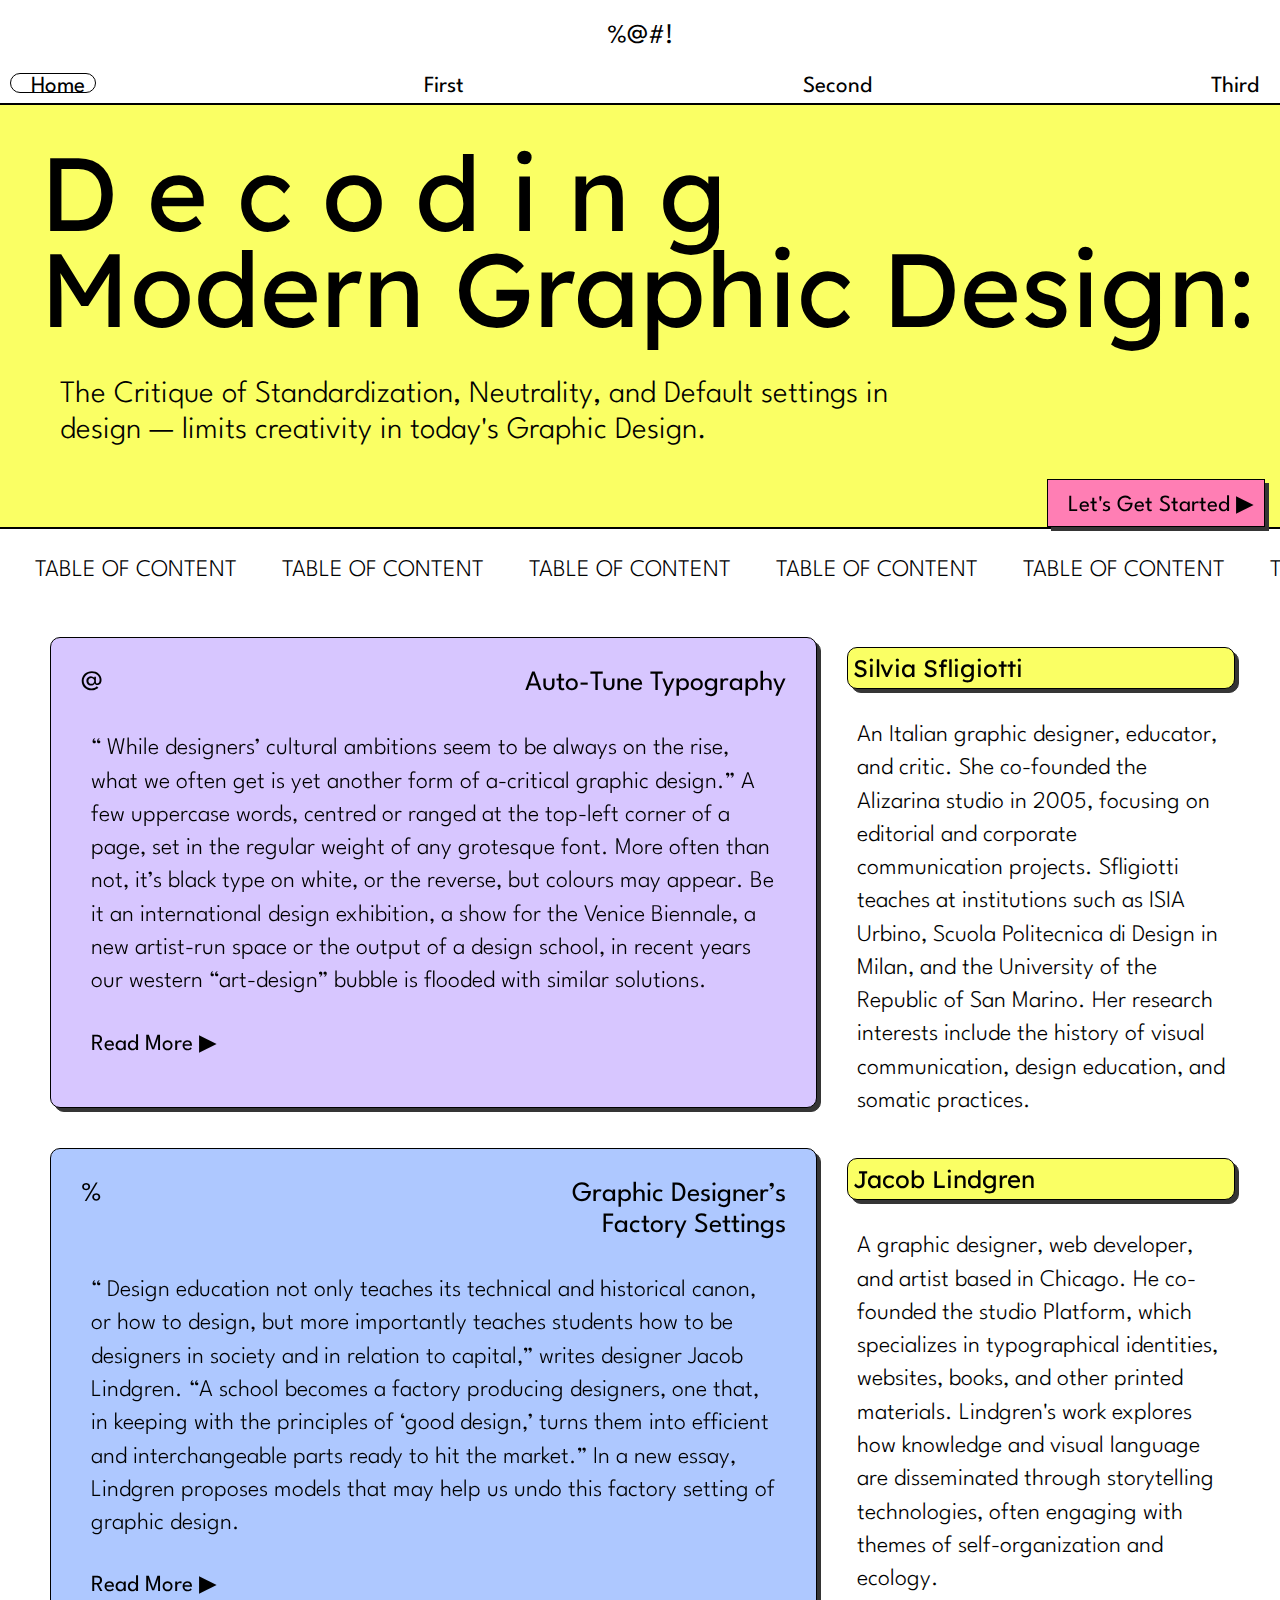
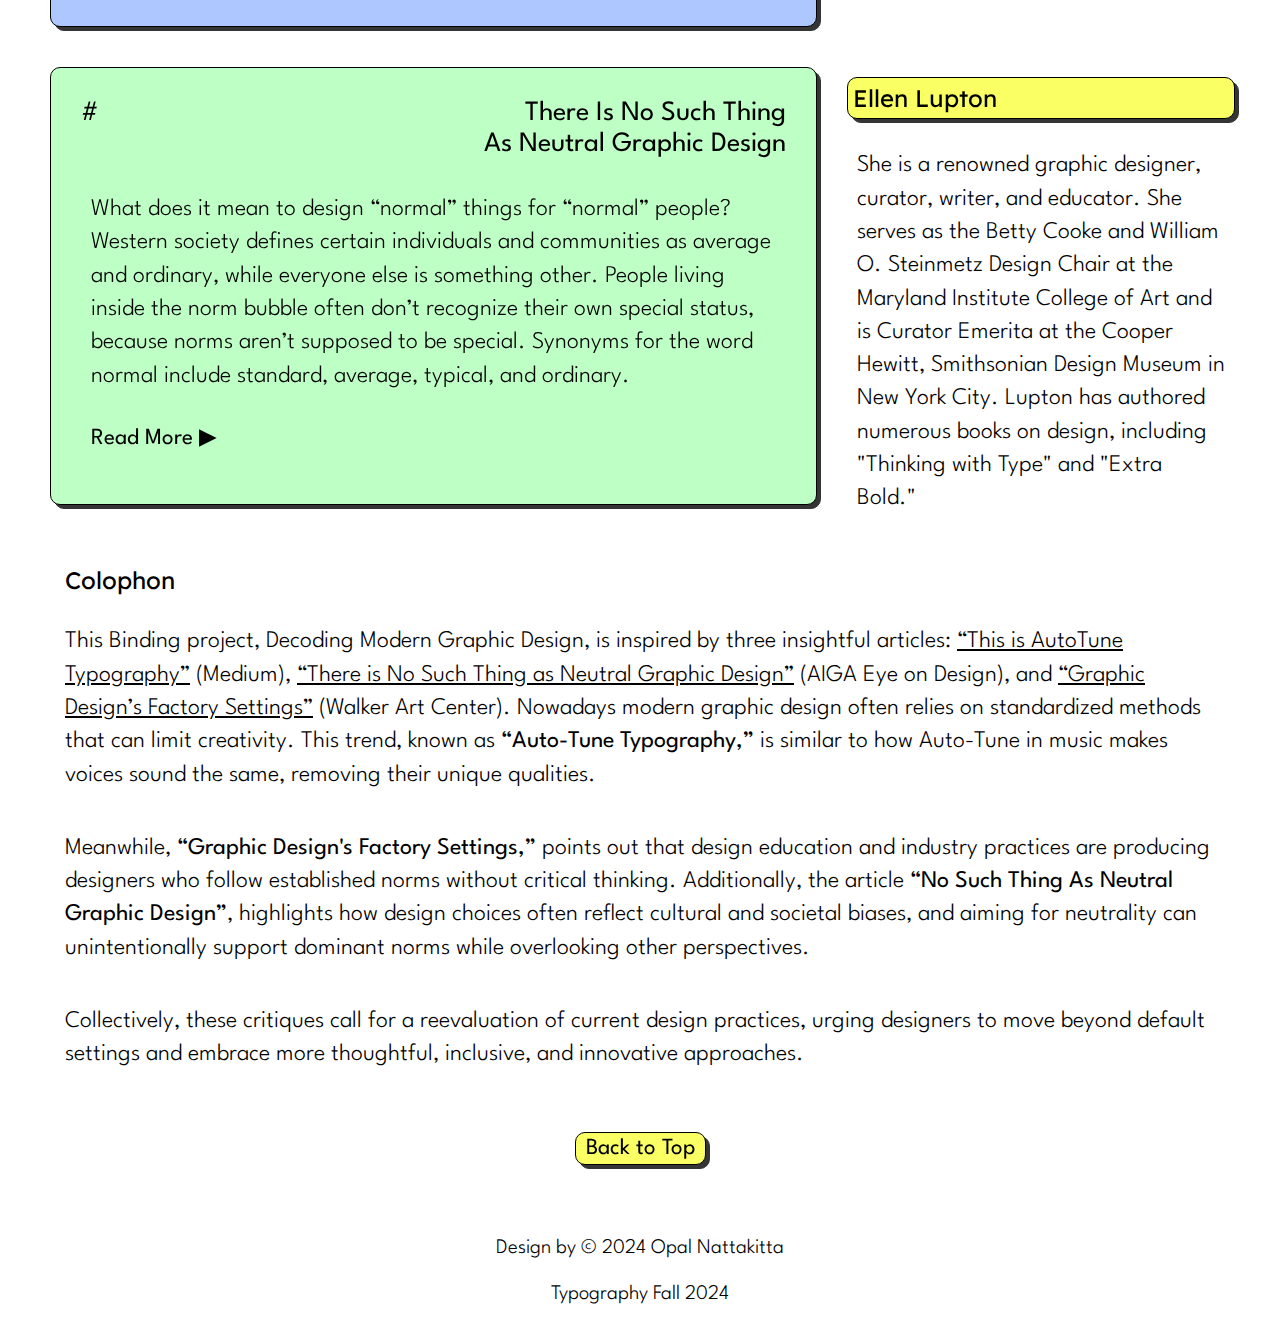
<file: index.html>
<html>
	<head>
		<title>
			My Landing Page
		</title>
		<meta name="viewport" content="width=device-width, initial-scale=1">
		<link href="assets/reset.css" rel="stylesheet">
		<link href="assets/common.css" rel="stylesheet"> 
		<link href="style-landing.css" rel="stylesheet">
		<style>
			@import url('https://fonts.googleapis.com/css2?family=Lexend:wght@100..900&display=swap');
			@import url('https://fonts.googleapis.com/css2?family=League+Spartan:wght@100..900&family=Lexend:wght@100..900&display=swap');
			@import url('https://fonts.googleapis.com/css2?family=DM+Sans:ital,opsz,wght@0,9..40,100..1000;1,9..40,100..1000&family=Fredoka:wght@300..700&family=League+Spartan:wght@100..900&family=Lexend:wght@100..900&display=swap');
			@import url('https://fonts.googleapis.com/css2?family=DM+Sans:ital,opsz,wght@0,9..40,100..1000;1,9..40,100..1000&family=Fredoka:wght@300..700&family=League+Spartan:wght@100..900&family=Lexend:wght@100..900&display=swap');
			@import url('https://fonts.googleapis.com/css2?family=Coda:wght@400;800&family=DM+Sans:ital,opsz,wght@0,9..40,100..1000;1,9..40,100..1000&family=Fredoka:wght@300..700&family=League+Spartan:wght@100..900&family=Lexend:wght@100..900&display=swap');
			@import url('https://fonts.googleapis.com/css2?family=Coda:wght@400;800&family=DM+Sans:ital,opsz,wght@0,9..40,100..1000;1,9..40,100..1000&family=Fredoka:wght@300..700&family=League+Spartan:wght@100..900&family=Lexend:wght@100..900&family=Poppins:ital,wght@0,100;0,200;0,300;0,400;0,500;0,600;0,700;0,800;0,900;1,100;1,200;1,300;1,400;1,500;1,600;1,700;1,800;1,900&display=swap');
			@import url('https://fonts.googleapis.com/css2?family=Bodoni+Moda:ital,opsz,wght@0,6..96,400..900;1,6..96,400..900&family=Coda:wght@400;800&family=DM+Sans:ital,opsz,wght@0,9..40,100..1000;1,9..40,100..1000&family=Fredoka:wght@300..700&family=League+Spartan:wght@100..900&family=Lexend:wght@100..900&family=Poppins:ital,wght@0,100;0,200;0,300;0,400;0,500;0,600;0,700;0,800;0,900;1,100;1,200;1,300;1,400;1,500;1,600;1,700;1,800;1,900&display=swap');
			/* for title animation */
			@import url('https://fonts.googleapis.com/css2?family=Bodoni+Moda:ital,opsz,wght@0,6..96,400..900;1,6..96,400..900&family=Coda:wght@400;800&family=DM+Sans:ital,opsz,wght@0,9..40,100..1000;1,9..40,100..1000&family=Fredoka:wght@300..700&family=League+Spartan:wght@100..900&family=Lexend:wght@100..900&family=Poppins:ital,wght@0,100;0,200;0,300;0,400;0,500;0,600;0,700;0,800;0,900;1,100;1,200;1,300;1,400;1,500;1,600;1,700;1,800;1,900&family=ZCOOL+QingKe+HuangYou&display=swap');
			@import url('https://fonts.googleapis.com/css2?family=Bodoni+Moda:ital,opsz,wght@0,6..96,400..900;1,6..96,400..900&family=Coda:wght@400;800&family=DM+Sans:ital,opsz,wght@0,9..40,100..1000;1,9..40,100..1000&family=Fredoka:wght@300..700&family=League+Spartan:wght@100..900&family=Lexend:wght@100..900&family=Poppins:ital,wght@0,100;0,200;0,300;0,400;0,500;0,600;0,700;0,800;0,900;1,100;1,200;1,300;1,400;1,500;1,600;1,700;1,800;1,900&family=Tangerine:wght@400;700&family=ZCOOL+QingKe+HuangYou&display=swap');
			@import url('https://fonts.googleapis.com/css2?family=Bodoni+Moda:ital,opsz,wght@0,6..96,400..900;1,6..96,400..900&family=Coda:wght@400;800&family=DM+Sans:ital,opsz,wght@0,9..40,100..1000;1,9..40,100..1000&family=Fredoka:wght@300..700&family=League+Spartan:wght@100..900&family=Lexend:wght@100..900&family=Pixelify+Sans:wght@400..700&family=Poppins:ital,wght@0,100;0,200;0,300;0,400;0,500;0,600;0,700;0,800;0,900;1,100;1,200;1,300;1,400;1,500;1,600;1,700;1,800;1,900&family=Tangerine:wght@400;700&family=ZCOOL+QingKe+HuangYou&display=swap');
		</style>
	</head>
	<body>
		<span id="jumptop">
			<p class="landing-page-title">%@#!</p>
		</span>
			<nav>
				<ul class="nav-bar">
					<li>
						<a href="index.html">Home</a>
					</li>
					<li>
						<a href="first-article/">First</a>	
					</li>
					<li>
						<a href="second-article">Second</a>
					</li>
					<li>
						<a href="third-article/">Third</a>
					</li>
				</ul>
			</nav>
		<hgroup>
		<h1>
			<div>
				<span class="title-change">D</span>
				<span class="title-change">e</span>
				<span class="title-change">c</span>
				<span class="title-change">o</span>
				<span class="title-change">d</span>
				<span class="title-change">i</span>
				<span class="title-change">n</span>
				<span class="title-change">g</span>
			</div> 
			<div class="title-move">
				<span class="title-move1">Modern</span>
				<span class="title-move2">Graphic</span> 
				<span class="title-move3">Design:</span>
			</div>
		</h1>
		<p class="first-paragraph">The Critique of <span class="brown">Standardization, Neutrality, and Default settings in design — </span> limits creativity in today's Graphic Design.</p>

		<div class="author-block">
			<a href="first-article/">Let's Get Started ▶</a>
		</div>
		</hgroup>
		<div class="container-loop">
			<p class="loop-text">TABLE OF CONTENT</p>
			<p class="loop-text">TABLE OF CONTENT</p>
			<p class="loop-text">TABLE OF CONTENT</p>
			<p class="loop-text">TABLE OF CONTENT</p>
			<p class="loop-text">TABLE OF CONTENT</p>
			<p class="loop-text">TABLE OF CONTENT</p>
			<p class="loop-text">TABLE OF CONTENT</p>
		</div>
		<main>	
			<article>
				<section>
						<ol>
							<li>@</li>
							<li>Auto-Tune Typography</li>
						</ol>
							<p>“ While designers’ cultural ambitions seem to be always on the rise, what we often get is yet another form of a-critical graphic design.” A few uppercase words, centred or ranged at the top-left corner of a page, set in the regular weight of any grotesque font. More often than not, it’s black type on white, or the reverse, but colours may appear. Be it an international design exhibition, a show for the Venice Biennale, a new artist-run space or the output of a design school, in recent years our western “art-design” bubble is flooded with similar solutions.</p>
								<div class="readmore">
									<a href="first-article/">Read More ▶</a>
								</div>
				</section>

			
					<aside>
						<div>
							<h3>Silvia Sfligiotti</h3>
							<p>An Italian graphic designer, educator, and critic. She co-founded the Alizarina studio in 2005, focusing on editorial and corporate communication projects. Sfligiotti teaches at institutions such as ISIA Urbino, Scuola Politecnica di Design in Milan, and the University of the Republic of San Marino. Her research interests include the history of visual communication, design education, and somatic practices.</p>
						</div>
					</aside>	

				<section>
					<ol>
						<li>%</li>
						<li>Graphic Designer’s<br> Factory Settings</li>
					</ol>
						<p>“ Design education not only teaches its technical and historical canon, or how to design, but more importantly teaches students how to be designers in society and in relation to capital,” writes designer Jacob Lindgren. “A school becomes a factory producing designers, one that, in keeping with the principles of ‘good design,’ turns them into efficient and interchangeable parts ready to hit the market.” In a new essay, Lindgren proposes models that may help us undo this factory setting of graphic design.</p>
							<div class="readmore"></div>
								<a href="second-article">Read More ▶</a>
							</div>
				</section>

				<aside>
					<div>
						<h3>Jacob Lindgren</h3>
						<p>A graphic designer, web developer, and artist based in Chicago. He co-founded the studio Platform, which specializes in typographical identities, websites, books, and other printed materials. Lindgren's work explores how knowledge and visual language are disseminated through storytelling technologies, often engaging with themes of self-organization and ecology. </p>
					</div>
				</aside>
			
				<section>
					<ol>
						<li>#</li>
						<li>There Is No Such Thing<br> As Neutral Graphic Design</li>
					</ol>
						<p>What does it mean to design “normal” things for “normal” people? Western society defines certain individuals and communities as average and ordinary, while everyone else is something other. People living inside the norm bubble often don’t recognize their own special status, because norms aren’t supposed to be special. Synonyms for the word normal include standard, average, typical, and ordinary.</p>
							<div class="readmore">
							<a href="third-article/">Read More ▶</a>
							</div>
				</section>

						<aside>
							<div>
							<h3>Ellen Lupton</h3>
							<p>She is a renowned graphic designer, curator, writer, and educator. She serves as the Betty Cooke and William O. Steinmetz Design Chair at the Maryland Institute College of Art and is Curator Emerita at the Cooper Hewitt, Smithsonian Design Museum in New York City. Lupton has authored numerous books on design, including "Thinking with Type" and "Extra Bold." </p>
						</div>
					</aside>
			</article>
			<div class="container-colophon">
				<h2>Colophon</h2>
				<p class="colophon-p">
					This Binding project, Decoding Modern Graphic Design, is inspired by three insightful articles: <span class="underline">“This is AutoTune Typography”</span> (Medium), <span class="underline">“There is No Such Thing as Neutral Graphic Design”</span> (AIGA Eye on Design), and <span class="underline">“Graphic Design’s Factory Settings”</span> (Walker Art Center).</span> Nowadays modern graphic design often relies on standardized methods that can limit creativity. This trend, known as <span class="bold">“Auto-Tune Typography,”</span> is similar to how Auto-Tune in music makes voices sound the same, removing their unique qualities. 
				<p class="colophon-p">	
					Meanwhile, <span class="bold">“Graphic Design's Factory Settings,”</span> points out that design education and industry practices are producing designers who follow established norms without critical thinking. Additionally, the article <span class="bold">“No Such Thing As Neutral Graphic Design”</span>, highlights how design choices often reflect cultural and societal biases, and aiming for neutrality can unintentionally support dominant norms while overlooking other perspectives.
				</p>
				<p class="colophon-p">
					Collectively, these critiques call for a reevaluation of current design practices, urging designers to move beyond default settings and embrace more thoughtful, inclusive, and innovative approaches.
				</p>
				<a class="back-top" href="#jumptop">Back to Top</a>
		</main>
		<footer id="footer">
			<p>Design by © 2024 Opal Nattakitta</p>
			<p>Typography Fall 2024</p>
			</div>
		</footer>
	</body>
</html>

<!-- command d multi select -->

<!-- <a href="first-article/">
	<h2>First Article</h2>
</a>	 -->
</file>
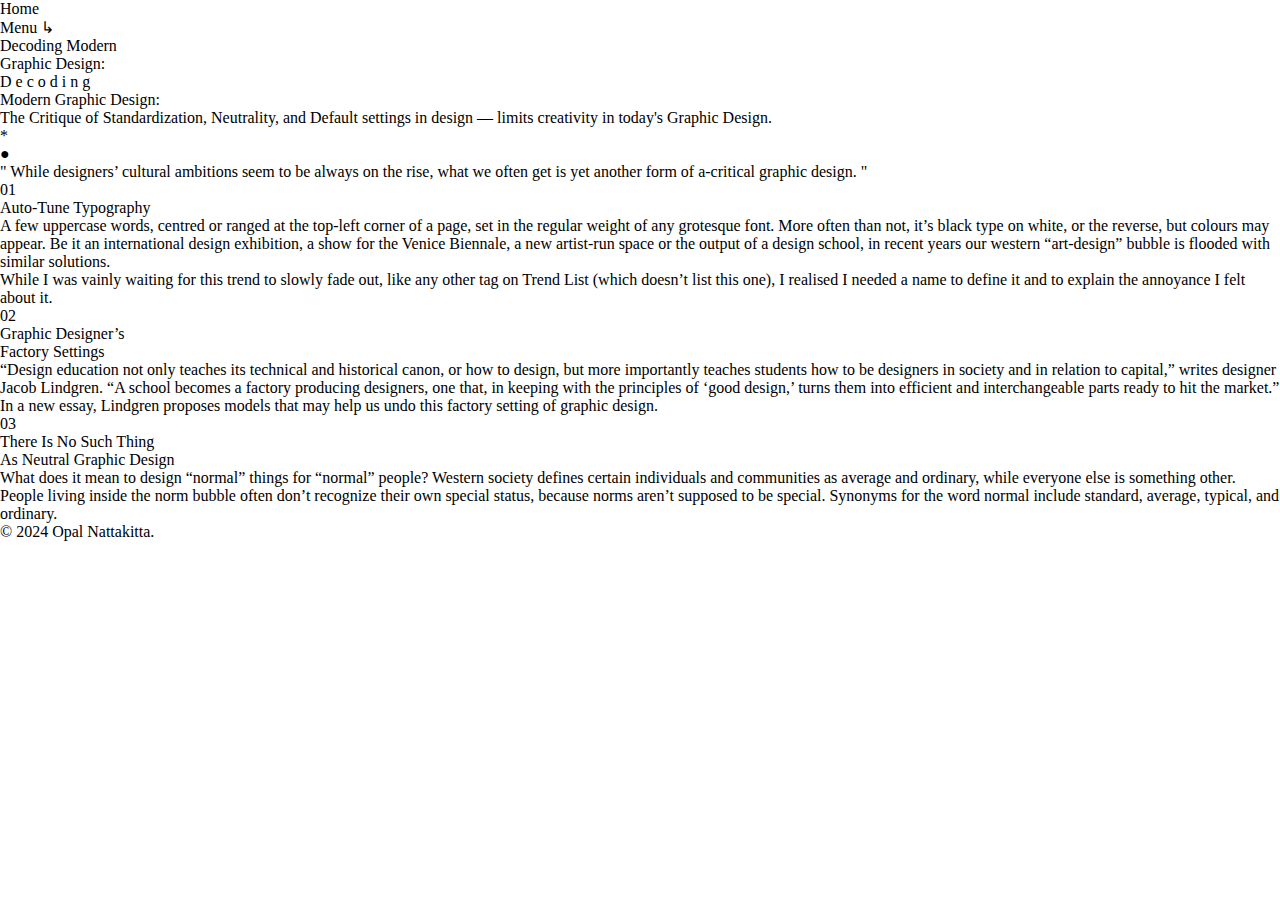
<file: article-name/index.html>
<html>
	<head>
		<title>Binding</title>
		<meta name="viewport" content="width=device-width, initial-scale=1">
		<link href="../assets/reset.css" rel="stylesheet">
		<link href="../assets/common.css" rel="stylesheet"> 
		<!-- <link href="../assets/direction-1.css" rel="stylesheet"> -->
		<!-- <link href="../assets/direction-2.css" rel="stylesheet"> -->
		<!-- <link href="../assets/direction-3.css" rel="stylesheet"> -->
		<!-- commmand backslack to comment out -->

		<!-- font import -->
		<style>
			@import url('https://fonts.googleapis.com/css2?family=Lexend:wght@100..900&display=swap');
			@import url('https://fonts.googleapis.com/css2?family=League+Spartan:wght@100..900&family=Lexend:wght@100..900&display=swap');
			@import url('https://fonts.googleapis.com/css2?family=DM+Sans:ital,opsz,wght@0,9..40,100..1000;1,9..40,100..1000&family=Fredoka:wght@300..700&family=League+Spartan:wght@100..900&family=Lexend:wght@100..900&display=swap');
			@import url('https://fonts.googleapis.com/css2?family=DM+Sans:ital,opsz,wght@0,9..40,100..1000;1,9..40,100..1000&family=Fredoka:wght@300..700&family=League+Spartan:wght@100..900&family=Lexend:wght@100..900&display=swap');
			@import url('https://fonts.googleapis.com/css2?family=Coda:wght@400;800&family=DM+Sans:ital,opsz,wght@0,9..40,100..1000;1,9..40,100..1000&family=Fredoka:wght@300..700&family=League+Spartan:wght@100..900&family=Lexend:wght@100..900&display=swap');
			@import url('https://fonts.googleapis.com/css2?family=Coda:wght@400;800&family=DM+Sans:ital,opsz,wght@0,9..40,100..1000;1,9..40,100..1000&family=Fredoka:wght@300..700&family=League+Spartan:wght@100..900&family=Lexend:wght@100..900&family=Poppins:ital,wght@0,100;0,200;0,300;0,400;0,500;0,600;0,700;0,800;0,900;1,100;1,200;1,300;1,400;1,500;1,600;1,700;1,800;1,900&display=swap');
			@import url('https://fonts.googleapis.com/css2?family=Bodoni+Moda:ital,opsz,wght@0,6..96,400..900;1,6..96,400..900&family=Coda:wght@400;800&family=DM+Sans:ital,opsz,wght@0,9..40,100..1000;1,9..40,100..1000&family=Fredoka:wght@300..700&family=League+Spartan:wght@100..900&family=Lexend:wght@100..900&family=Poppins:ital,wght@0,100;0,200;0,300;0,400;0,500;0,600;0,700;0,800;0,900;1,100;1,200;1,300;1,400;1,500;1,600;1,700;1,800;1,900&display=swap');
			/* for title animation */
			@import url('https://fonts.googleapis.com/css2?family=Bodoni+Moda:ital,opsz,wght@0,6..96,400..900;1,6..96,400..900&family=Coda:wght@400;800&family=DM+Sans:ital,opsz,wght@0,9..40,100..1000;1,9..40,100..1000&family=Fredoka:wght@300..700&family=League+Spartan:wght@100..900&family=Lexend:wght@100..900&family=Poppins:ital,wght@0,100;0,200;0,300;0,400;0,500;0,600;0,700;0,800;0,900;1,100;1,200;1,300;1,400;1,500;1,600;1,700;1,800;1,900&family=ZCOOL+QingKe+HuangYou&display=swap');
			@import url('https://fonts.googleapis.com/css2?family=Bodoni+Moda:ital,opsz,wght@0,6..96,400..900;1,6..96,400..900&family=Coda:wght@400;800&family=DM+Sans:ital,opsz,wght@0,9..40,100..1000;1,9..40,100..1000&family=Fredoka:wght@300..700&family=League+Spartan:wght@100..900&family=Lexend:wght@100..900&family=Poppins:ital,wght@0,100;0,200;0,300;0,400;0,500;0,600;0,700;0,800;0,900;1,100;1,200;1,300;1,400;1,500;1,600;1,700;1,800;1,900&family=Tangerine:wght@400;700&family=ZCOOL+QingKe+HuangYou&display=swap');
			@import url('https://fonts.googleapis.com/css2?family=Bodoni+Moda:ital,opsz,wght@0,6..96,400..900;1,6..96,400..900&family=Coda:wght@400;800&family=DM+Sans:ital,opsz,wght@0,9..40,100..1000;1,9..40,100..1000&family=Fredoka:wght@300..700&family=League+Spartan:wght@100..900&family=Lexend:wght@100..900&family=Pixelify+Sans:wght@400..700&family=Poppins:ital,wght@0,100;0,200;0,300;0,400;0,500;0,600;0,700;0,800;0,900;1,100;1,200;1,300;1,400;1,500;1,600;1,700;1,800;1,900&family=Tangerine:wght@400;700&family=ZCOOL+QingKe+HuangYou&display=swap');
		</style>
	</head>
	<body>
		<header>
			<nav>
				<ul>
					<li>Home</li>
					<li>Menu ↳</li>
					<!-- <a href="#" class="dropbtn">Services</a>
						<div class="dropdown-content">
							<a href="#">AutoTune Typography</a>
							<a href="#">Graphic Design's Factory Setting</a>
							<a href="#">There is no Neutral Graphic Design</a> -->
				</ul>
			</nav>
			<h1>Decoding <span class="modern-style">Modern</span><br>Graphic Design:</h1>
			<h1>
				<div>
					<span class="title-change">D</span>
					<span class="title-change">e</span>
					<span class="title-change">c</span>
					<span class="title-change">o</span>
					<span class="title-change">d</span>
					<span class="title-change">i</span>
					<span class="title-change">n</span>
					<span class="title-change">g</span>
				</div> 
				<div class="title-move">
					<span class="title-move1">Modern</span>
					<span class="title-move2">Graphic</span> 
					<span class="title-move3">Design:</span>
				</div>
			</h1>
			<!-- <p class="first-paragraph">The Critique of <span class="highlight-black">Standardization, Neutrality, and Default settings in design</span> limits creativity in today's Graphic Design.</p> -->
			<p class="first-paragraph">The Critique of <span class="brown">Standardization, Neutrality, and Default settings in design — </span> limits creativity in today's Graphic Design.</p>
			<div>
			<p class="star">*</p>
			<p class="circle">●</p>
			<!-- <p class="hollow-circle">◯</p> -->
			</div>
		</header>
		<main>
			<article>
				<hgroup>
					<blockquote>
						" While designers’ cultural ambitions seem to be always on the rise, what we often get is yet another form of a-critical graphic design. "
					</blockquote>
					<!-- <h3>Table of Content</h3> -->
				</hgroup>
				<section>
					<ol>
						<li>01</li>
						<li>Auto-Tune Typography</li>
					</ol>
					<!-- <hr>
					<h2>Auto-Tune Typography</h2> -->
					<p>A few uppercase words, centred or ranged at the top-left corner of a page, set in the regular weight of any grotesque font. More often than not, it’s black type on white, or the reverse, but colours may appear. Be it an international design exhibition, a show for the Venice Biennale, a new artist-run space or the output of a design school, in recent years our western “art-design” bubble is flooded with similar solutions.</p>

					<p>While I was vainly waiting for this trend to slowly fade out, like any other tag on Trend List (which doesn’t list this one), I realised I needed a name to define it and to explain the annoyance I felt about it.</p>
				</section>
				<section>
					<ol>
						<li>02</li>
						<li>Graphic Designer’s<br> Factory Settings</li>
					</ol>
					<p>“Design education not only teaches its technical and historical canon, or how to design, but more importantly teaches students how to be designers in society and in relation to capital,” writes designer Jacob Lindgren. “A school becomes a factory producing designers, one that, in keeping with the principles of ‘good design,’ turns them into efficient and interchangeable parts ready to hit the market.” In a new essay, Lindgren proposes models that may help us undo this factory setting of graphic design.</p>
				</section>
				<section>
					<ol>
						<li>03</li>
						<li>There Is No Such Thing<br> As Neutral Graphic Design</li>
					</ol>
					<p>What does it mean to design “normal” things for “normal” people? Western society defines certain individuals and communities as average and ordinary, while everyone else is something other. People living inside the norm bubble often don’t recognize their own special status, because norms aren’t supposed to be special. Synonyms for the word normal include standard, average, typical, and ordinary.</p>

					<!-- <p>Graphic designers are in the norm business. We employ legible fonts and familiar interface conventions in order to churn out seemingly neutral, user-friendly messages. We use grids, hierarchies.</p> -->
				</section>
			</article>
		</main>
		<footer>
			<p>© 2024 Opal Nattakitta.</p>
		</footer>
	</body>
</html>
</file>
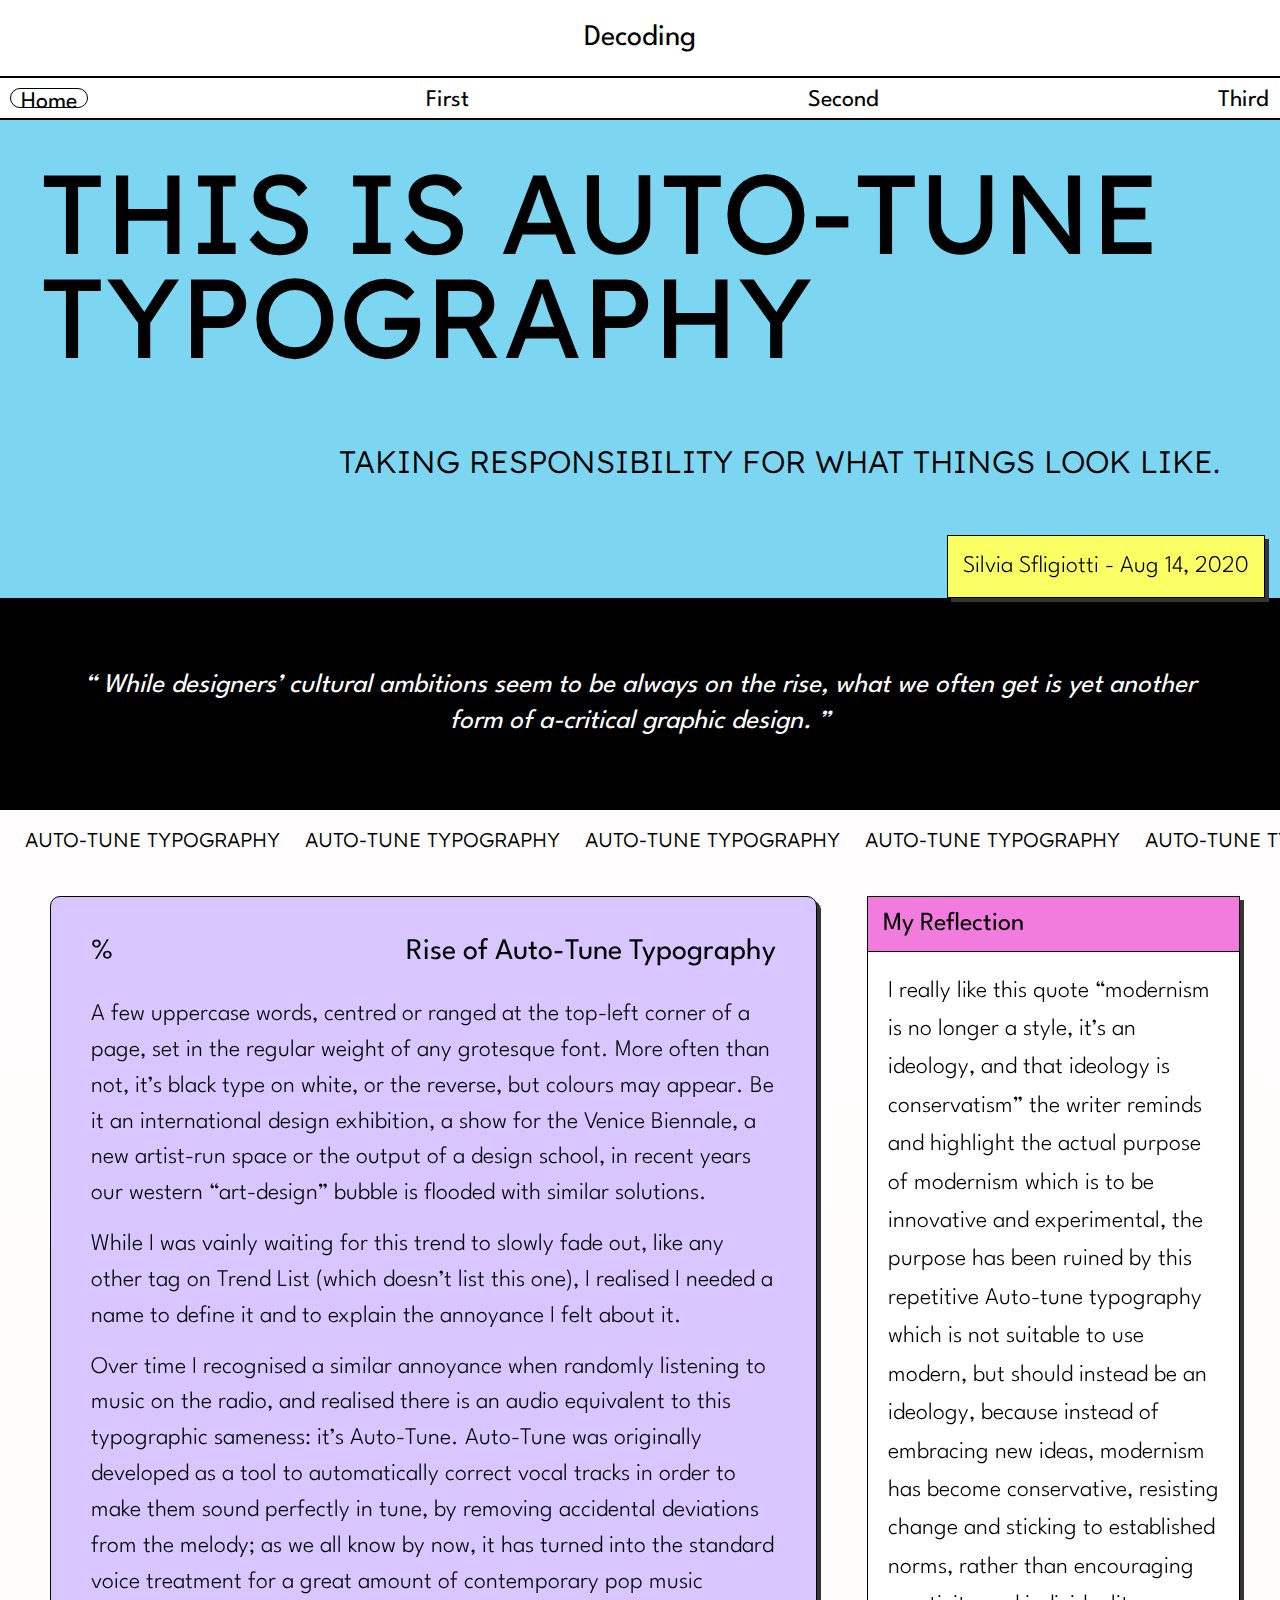
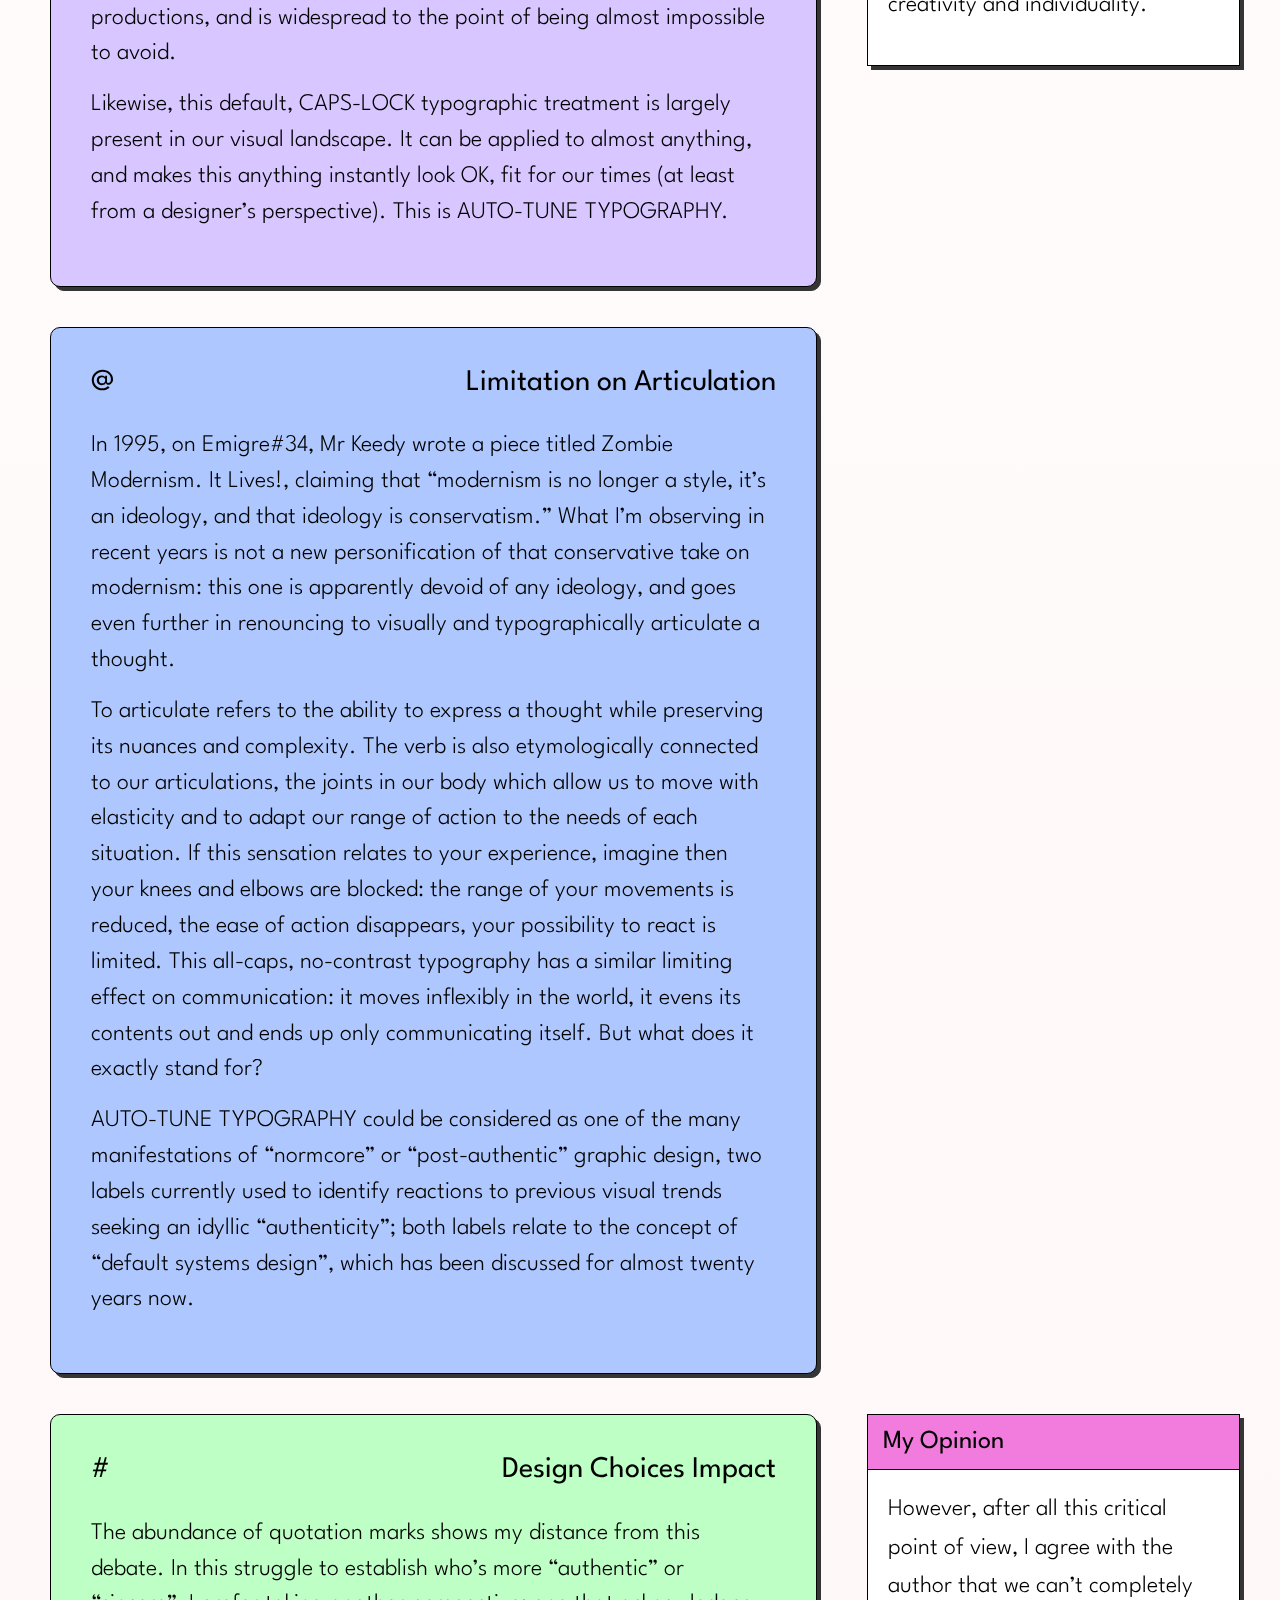
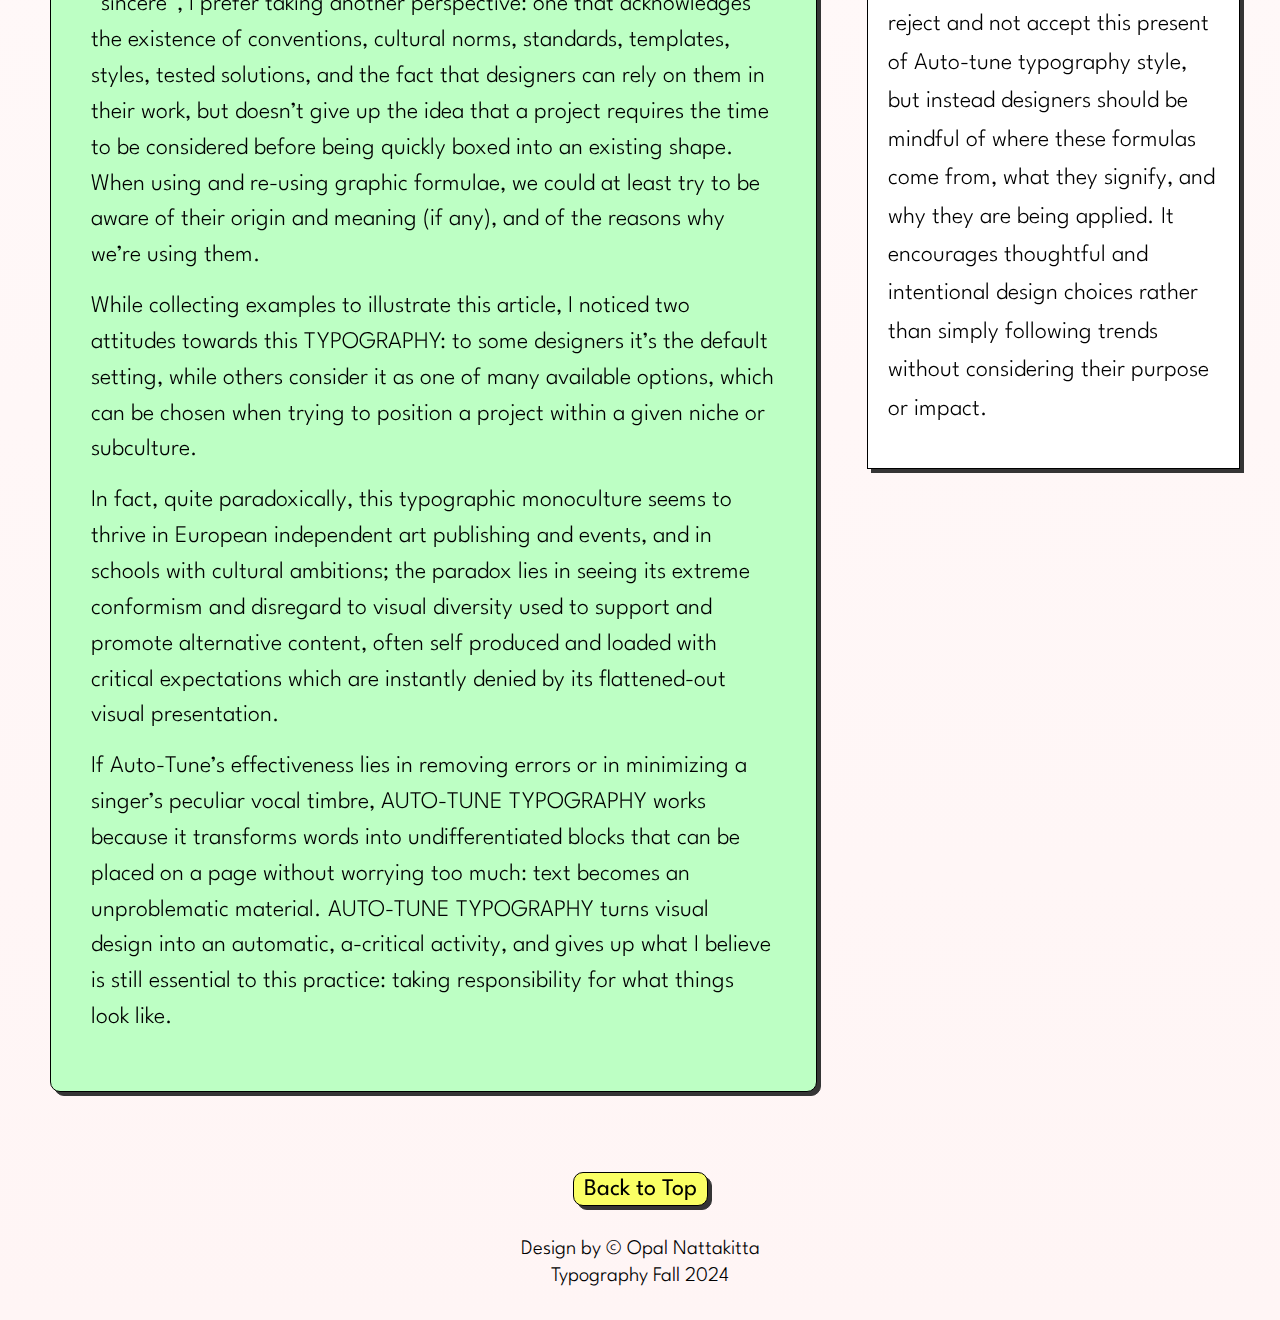
<file: first-article/index.html>
<html>
	<head>
		<title>Binding</title>
		<meta name="viewport" content="width=device-width, initial-scale=1">
		<link href="../assets/reset.css" rel="stylesheet">
		<link href="../assets/common.css" rel="stylesheet"> 
		<link href="style-first.css" rel="stylesheet">
		<!-- commmand backslack to comment out -->

		<!-- font import -->
		<style>
			@import url('https://fonts.googleapis.com/css2?family=Lexend:wght@100..900&display=swap');
			@import url('https://fonts.googleapis.com/css2?family=League+Spartan:wght@100..900&family=Lexend:wght@100..900&display=swap');
			@import url('https://fonts.googleapis.com/css2?family=DM+Sans:ital,opsz,wght@0,9..40,100..1000;1,9..40,100..1000&family=Fredoka:wght@300..700&family=League+Spartan:wght@100..900&family=Lexend:wght@100..900&display=swap');
			@import url('https://fonts.googleapis.com/css2?family=DM+Sans:ital,opsz,wght@0,9..40,100..1000;1,9..40,100..1000&family=Fredoka:wght@300..700&family=League+Spartan:wght@100..900&family=Lexend:wght@100..900&display=swap');
			@import url('https://fonts.googleapis.com/css2?family=Coda:wght@400;800&family=DM+Sans:ital,opsz,wght@0,9..40,100..1000;1,9..40,100..1000&family=Fredoka:wght@300..700&family=League+Spartan:wght@100..900&family=Lexend:wght@100..900&display=swap');
			@import url('https://fonts.googleapis.com/css2?family=Coda:wght@400;800&family=DM+Sans:ital,opsz,wght@0,9..40,100..1000;1,9..40,100..1000&family=Fredoka:wght@300..700&family=League+Spartan:wght@100..900&family=Lexend:wght@100..900&family=Poppins:ital,wght@0,100;0,200;0,300;0,400;0,500;0,600;0,700;0,800;0,900;1,100;1,200;1,300;1,400;1,500;1,600;1,700;1,800;1,900&display=swap');
			@import url('https://fonts.googleapis.com/css2?family=Bodoni+Moda:ital,opsz,wght@0,6..96,400..900;1,6..96,400..900&family=Coda:wght@400;800&family=DM+Sans:ital,opsz,wght@0,9..40,100..1000;1,9..40,100..1000&family=Fredoka:wght@300..700&family=League+Spartan:wght@100..900&family=Lexend:wght@100..900&family=Poppins:ital,wght@0,100;0,200;0,300;0,400;0,500;0,600;0,700;0,800;0,900;1,100;1,200;1,300;1,400;1,500;1,600;1,700;1,800;1,900&display=swap');
			/* for title animation */
			@import url('https://fonts.googleapis.com/css2?family=Bodoni+Moda:ital,opsz,wght@0,6..96,400..900;1,6..96,400..900&family=Coda:wght@400;800&family=DM+Sans:ital,opsz,wght@0,9..40,100..1000;1,9..40,100..1000&family=Fredoka:wght@300..700&family=League+Spartan:wght@100..900&family=Lexend:wght@100..900&family=Poppins:ital,wght@0,100;0,200;0,300;0,400;0,500;0,600;0,700;0,800;0,900;1,100;1,200;1,300;1,400;1,500;1,600;1,700;1,800;1,900&family=ZCOOL+QingKe+HuangYou&display=swap');
			@import url('https://fonts.googleapis.com/css2?family=Bodoni+Moda:ital,opsz,wght@0,6..96,400..900;1,6..96,400..900&family=Coda:wght@400;800&family=DM+Sans:ital,opsz,wght@0,9..40,100..1000;1,9..40,100..1000&family=Fredoka:wght@300..700&family=League+Spartan:wght@100..900&family=Lexend:wght@100..900&family=Poppins:ital,wght@0,100;0,200;0,300;0,400;0,500;0,600;0,700;0,800;0,900;1,100;1,200;1,300;1,400;1,500;1,600;1,700;1,800;1,900&family=Tangerine:wght@400;700&family=ZCOOL+QingKe+HuangYou&display=swap');
			@import url('https://fonts.googleapis.com/css2?family=Bodoni+Moda:ital,opsz,wght@0,6..96,400..900;1,6..96,400..900&family=Coda:wght@400;800&family=DM+Sans:ital,opsz,wght@0,9..40,100..1000;1,9..40,100..1000&family=Fredoka:wght@300..700&family=League+Spartan:wght@100..900&family=Lexend:wght@100..900&family=Pixelify+Sans:wght@400..700&family=Poppins:ital,wght@0,100;0,200;0,300;0,400;0,500;0,600;0,700;0,800;0,900;1,100;1,200;1,300;1,400;1,500;1,600;1,700;1,800;1,900&family=Tangerine:wght@400;700&family=ZCOOL+QingKe+HuangYou&display=swap');
		</style>
	</head>
	<body>
		<header>
			<span id="jumptop">
			<div class="decoding-head">
				<span class="title-change">D</span>
				<span class="title-change">e</span>
				<span class="title-change">c</span>
				<span class="title-change">o</span>
				<span class="title-change">d</span>
				<span class="title-change">i</span>
				<span class="title-change">n</span>
				<span class="title-change">g</span>
			</div>
			</span>
			<nav>
				<ul class="nav-bar">
					<li id="home-button">
						<a href="../">Home</a>
					</li>
					<li>
						<a href="../first-article/">First</a>	
					</li>
					<li>
						<a href="../second-article/">Second</a>
					</li>
					<li>
						<a href="../third-article/">Third</a>
					</li>
				</ul>
			</nav>
		</header>	
			<hgroup>
			<h1>THIS IS<br> AUTO-TUNE TYPOGRAPHY</h1>
			<p class="first-paragraph">Taking responsibility for what things look like.</p>
			<div class="author-block">
				<p>Silvia Sfligiotti - Aug 14, 2020</p>
			</div>
			<div>
			</div>
			</hgroup>
			<blockquote>
				“ While designers’ cultural ambitions seem to be always on the rise, what we often get is yet another form of a-critical graphic design. ”
			</blockquote>
		</header>
		<div class="container-loop">
			<p class="loop-text">AUTO-TUNE TYPOGRAPHY</p>
			<p class="loop-text">AUTO-TUNE TYPOGRAPHY</p>
			<p class="loop-text">AUTO-TUNE TYPOGRAPHY</p>
			<p class="loop-text">AUTO-TUNE TYPOGRAPHY</p>
			<p class="loop-text">AUTO-TUNE TYPOGRAPHY</p>
			<p class="loop-text">AUTO-TUNE TYPOGRAPHY</p>
		</div>
		<main>
			<article>
				<section>
					<ol>
						<li>%</li>
						<li>Rise of Auto-Tune Typography</li>
					</ol>
					<!-- <hr>
					<h2>Auto-Tune Typography</h2> -->
					<p>A few uppercase words, centred or ranged at the top-left corner of a page, set in the regular weight of any grotesque font. More often than not, it’s black type on white, or the reverse, but colours may appear. Be it an international design exhibition, a show for the Venice Biennale, a new artist-run space or the output of a design school, in recent years our western “art-design” bubble is flooded with similar solutions.</p>

					<p>While I was vainly waiting for this trend to slowly fade out, like any other tag on Trend List (which doesn’t list this one), I realised I needed a name to define it and to explain the annoyance I felt about it.</p>

					<p>Over time I recognised a similar annoyance when randomly listening to music on the radio, and realised there is an audio equivalent to this typographic sameness: it’s Auto-Tune. Auto-Tune was originally developed as a tool to automatically correct vocal tracks in order to make them sound perfectly in tune, by removing accidental deviations from the melody; as we all know by now, it has turned into the standard voice treatment for a great amount of contemporary pop music productions, and is widespread to the point of being almost impossible to avoid.
					</p>

					<p>Likewise, this default, CAPS-LOCK typographic treatment is largely present in our visual landscape. It can be applied to almost anything, and makes this anything instantly look OK, fit for our times (at least from a designer’s perspective). This is AUTO-TUNE TYPOGRAPHY.</p>
				</section>
				
				<aside>
						<h3>My Reflection</h3>
						<p>
							I really like this quote “modernism is no longer a style, it’s an ideology, and that ideology is conservatism” the writer reminds and highlight the actual purpose of modernism which is to be innovative and experimental, the purpose has been ruined by this repetitive Auto-tune typography which is not suitable to use modern, but should instead be an ideology, because instead of embracing new ideas, modernism has become conservative, resisting change and sticking to established norms, rather than encouraging creativity and individuality. 
						</p>
				</aside>

				<section>
					<ol>
						<li>@</li>
						<li>Limitation on Articulation</li>
					</ol>
					<p>In 1995, on Emigre#34, Mr Keedy wrote a piece titled Zombie Modernism. It Lives!, claiming that “modernism is no longer a style, it’s an ideology, and that ideology is conservatism.” What I’m observing in recent years is not a new personification of that conservative take on modernism: this one is apparently devoid of any ideology, and goes even further in renouncing to visually and typographically articulate a thought.</p>

					<p>To articulate refers to the ability to express a thought while preserving its nuances and complexity. The verb is also etymologically connected to our articulations, the joints in our body which allow us to move with elasticity and to adapt our range of action to the needs of each situation. If this sensation relates to your experience, imagine then your knees and elbows are blocked: the range of your movements is reduced, the ease of action disappears, your possibility to react is limited. This all-caps, no-contrast typography has a similar limiting effect on communication: it moves inflexibly in the world, it evens its contents out and ends up only communicating itself. But what does it exactly stand for?</p>

					<p>AUTO-TUNE TYPOGRAPHY could be considered as one of the many manifestations of “normcore” or “post-authentic” graphic design, two labels currently used to identify reactions to previous visual trends seeking an idyllic “authenticity”; both labels relate to the concept of “default systems design”, which has been discussed for almost twenty years now.</p>
				</section>	
			
				<div>
					<p></p>
				</div>

				<section>
					<ol>
						<li>#</li>
						<li>Design Choices Impact</li>
					</ol>
					<p>The abundance of quotation marks shows my distance from this debate. In this struggle to establish who’s more “authentic” or “sincere”, I prefer taking another perspective: one that acknowledges the existence of conventions, cultural norms, standards, templates, styles, tested solutions, and the fact that designers can rely on them in their work, but doesn’t give up the idea that a project requires the time to be considered before being quickly boxed into an existing shape. When using and re-using graphic formulae, we could at least try to be aware of their origin and meaning (if any), and of the reasons why we’re using them.</p>

					<p>While collecting examples to illustrate this article, I noticed two attitudes towards this TYPOGRAPHY: to some designers it’s the default setting, while others consider it as one of many available options, which can be chosen when trying to position a project within a given niche or subculture.</p>

					<p>In fact, quite paradoxically, this typographic monoculture seems to thrive in European independent art publishing and events, and in schools with cultural ambitions; the paradox lies in seeing its extreme conformism and disregard to visual diversity used to support and promote alternative content, often self produced and loaded with critical expectations which are instantly denied by its flattened-out visual presentation.
					</p>

					<p>If Auto-Tune’s effectiveness lies in removing errors or in minimizing a singer’s peculiar vocal timbre, AUTO-TUNE TYPOGRAPHY works because it transforms words into undifferentiated blocks that can be placed on a page without worrying too much: text becomes an unproblematic material. AUTO-TUNE TYPOGRAPHY turns visual design into an automatic, a-critical activity, and gives up what I believe is still essential to this practice: taking responsibility for what things look like.</p>
				</section>

				<aside>
					<h3>My Opinion</h3>
					<p>
						However, after all this critical point of view, I agree with the author that we can’t completely reject and not accept this present of Auto-tune typography style, but instead designers should be mindful of where these formulas come from, what they signify, and why they are being applied. It encourages thoughtful and intentional design choices rather than simply following trends without considering their purpose or impact.
					</p>
				</aside>	
				
			</article>
		</main>
		<div class="container-backtop">
			<a class="back-top" href="#jumptop">Back to Top</a>
		</div>
		<footer id="footer">
			<p>Design by © Opal Nattakitta</p>
			<p>Typography Fall 2024</p>
			</div>
		</footer>
	</body>
</html>
</file>
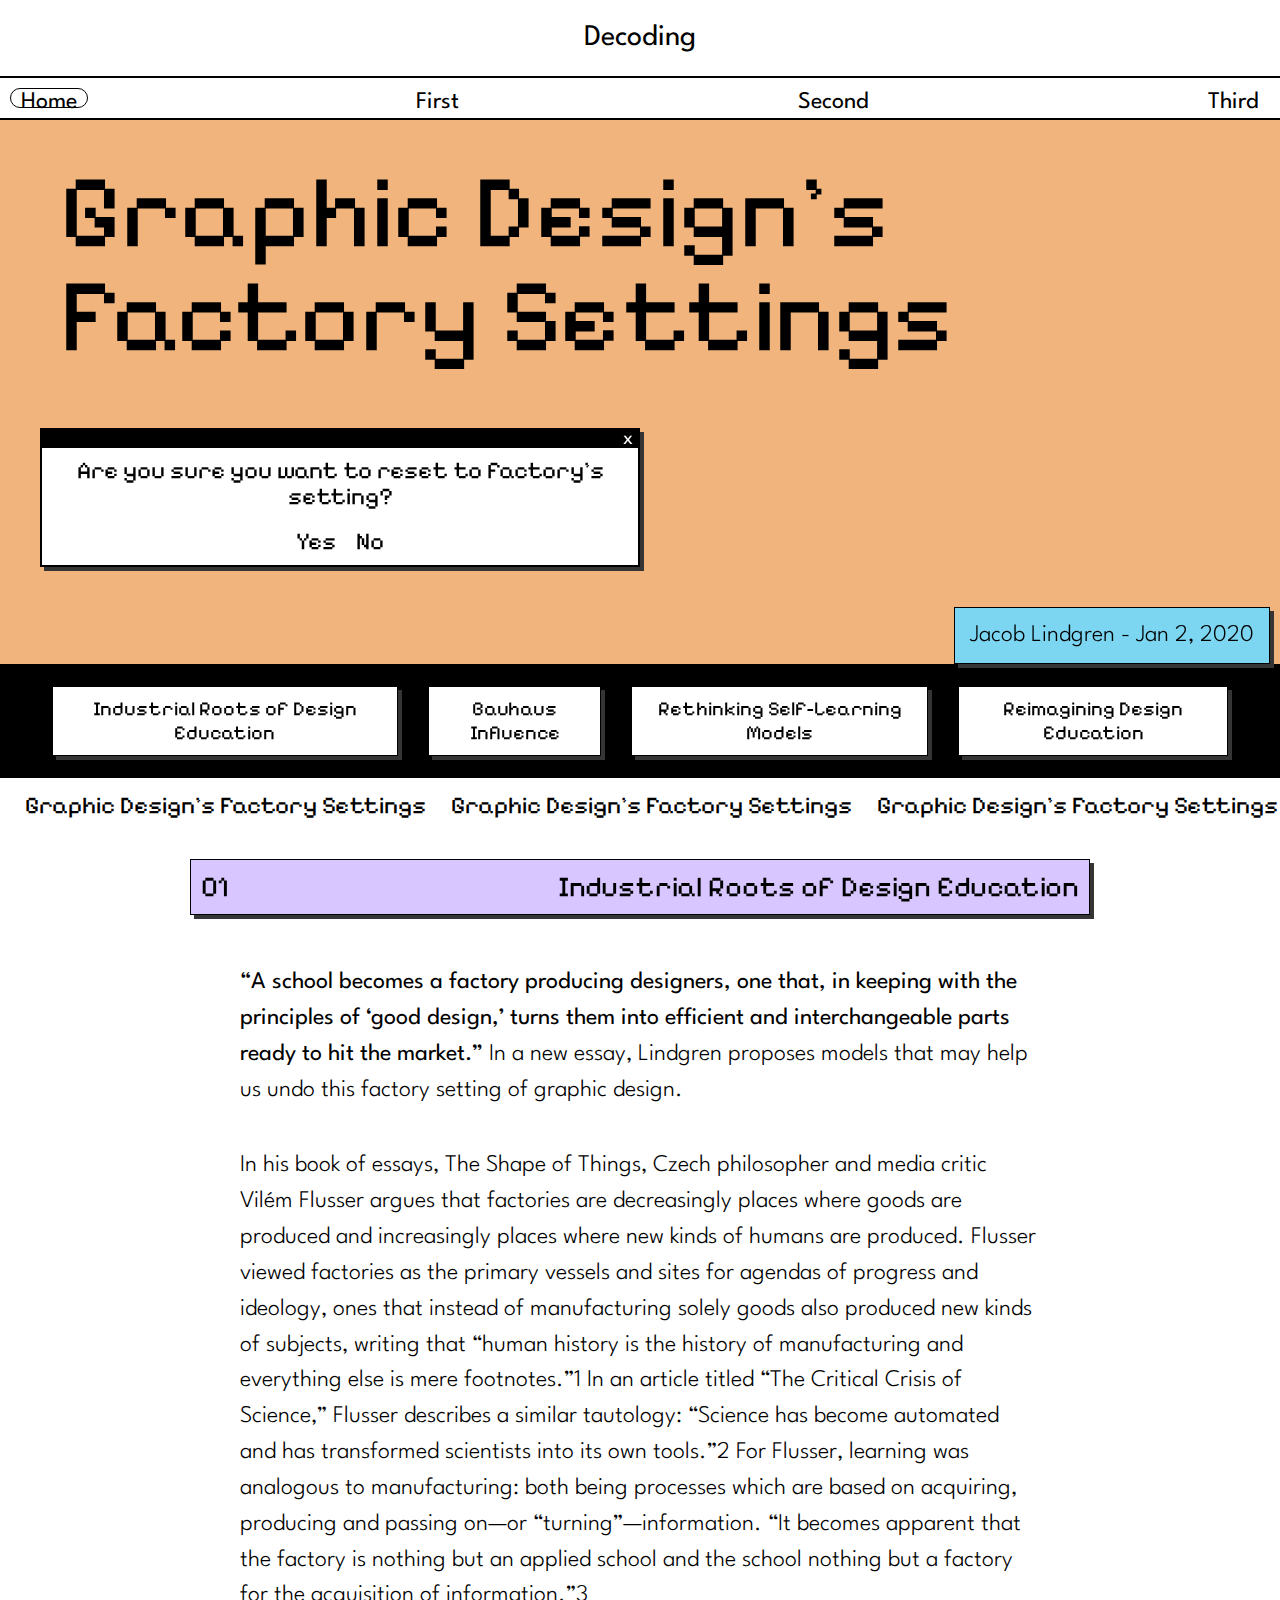
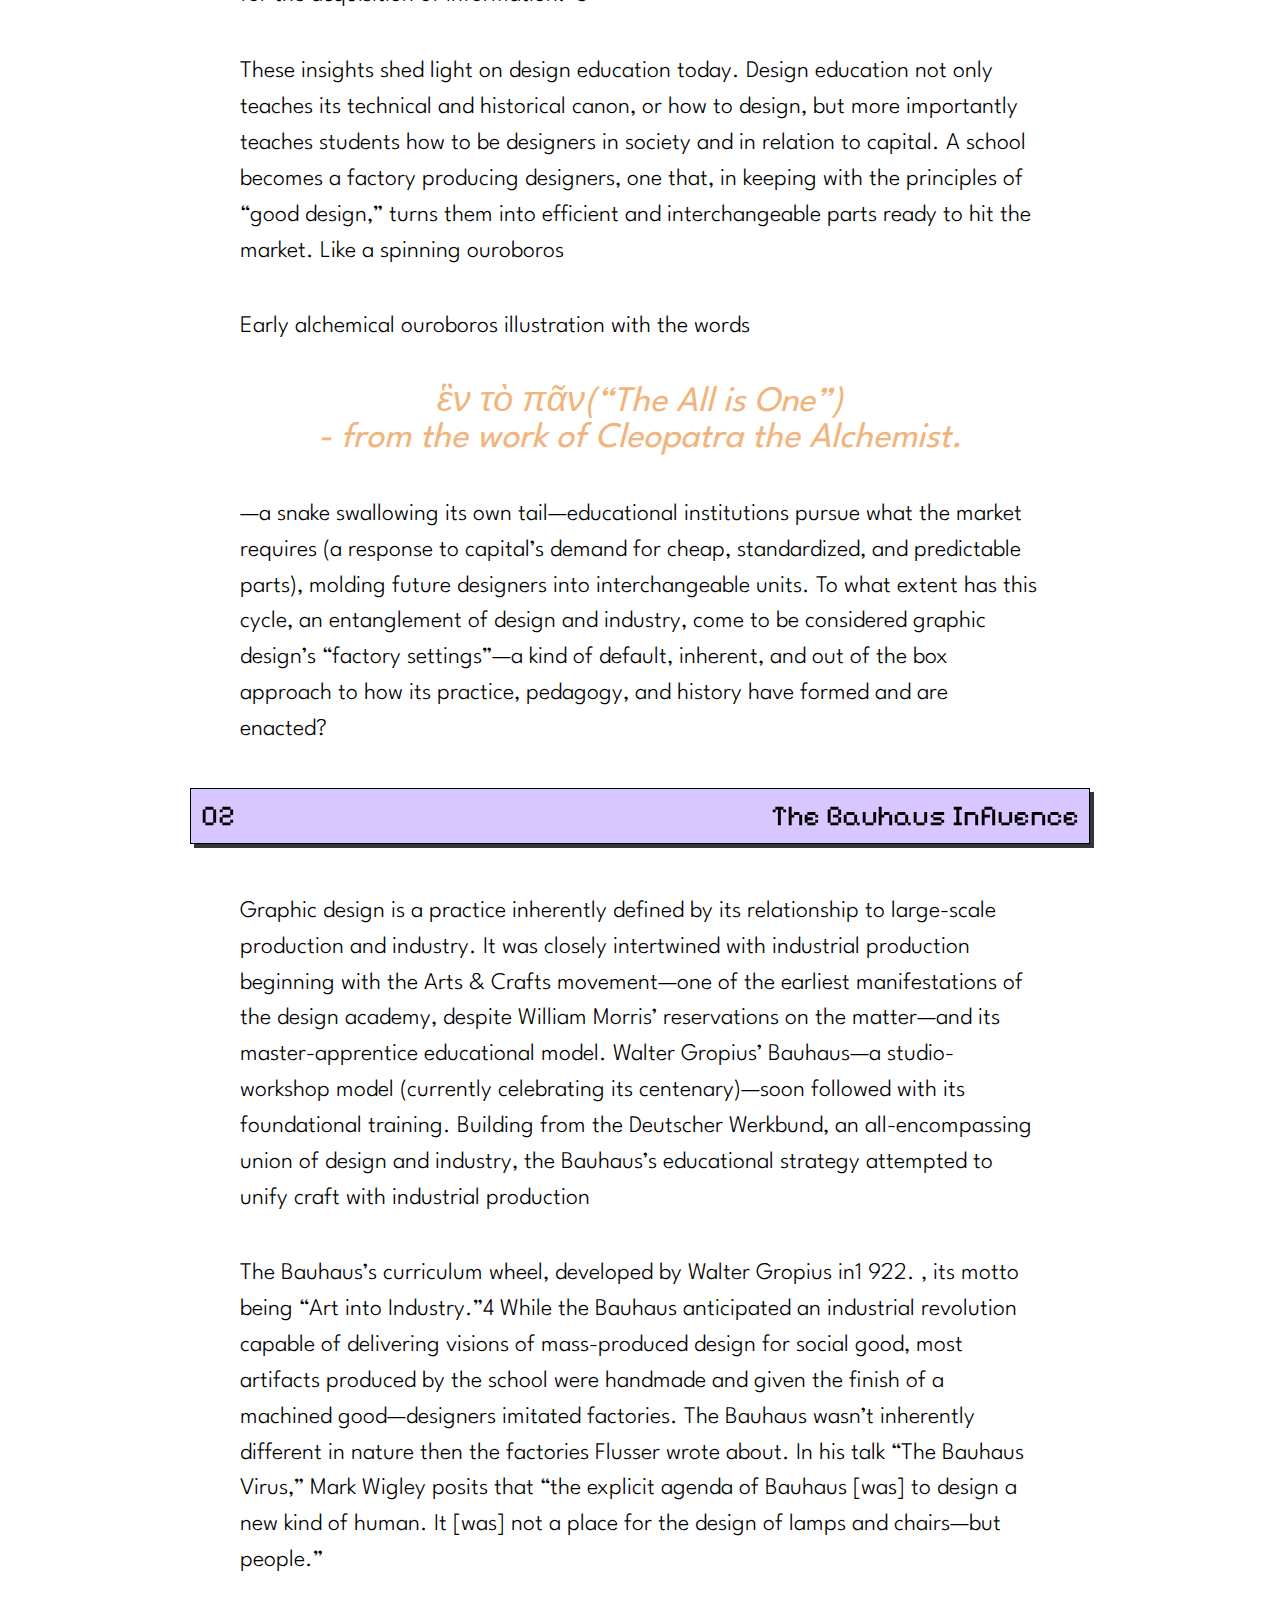
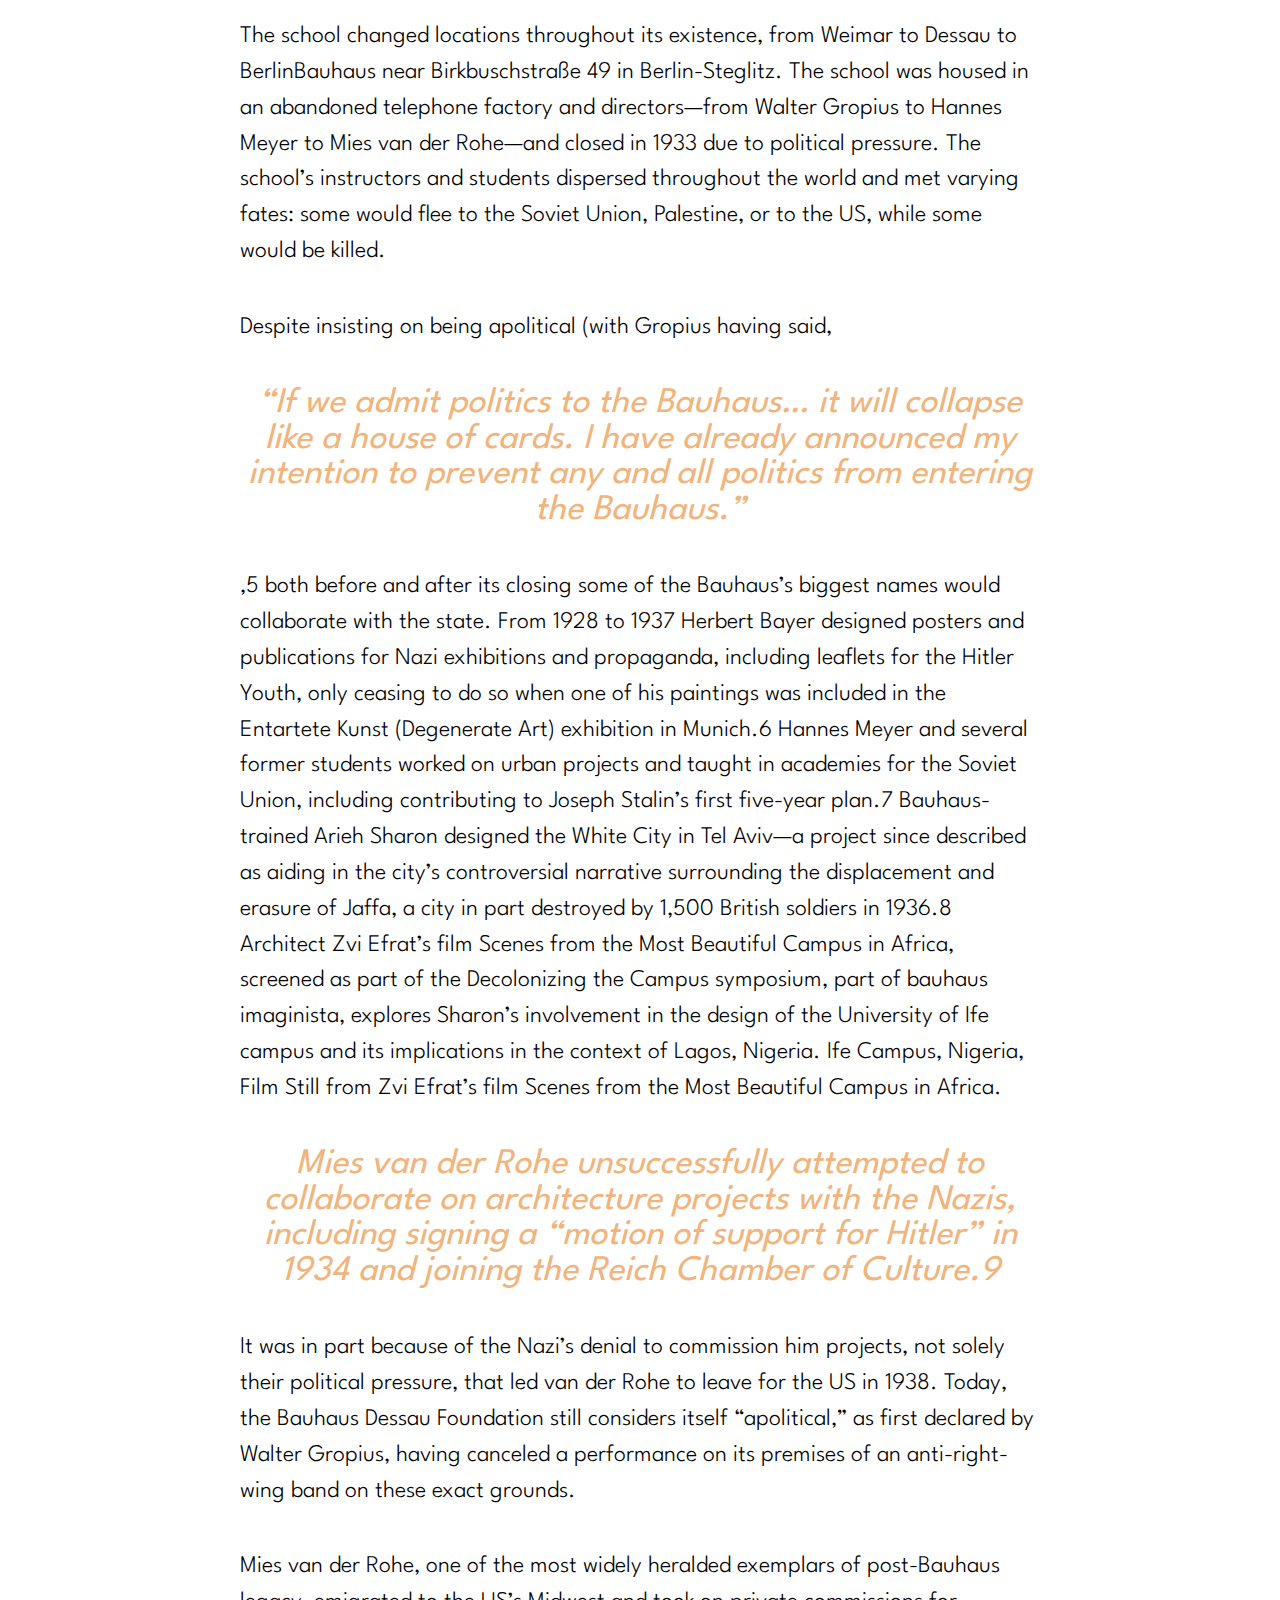
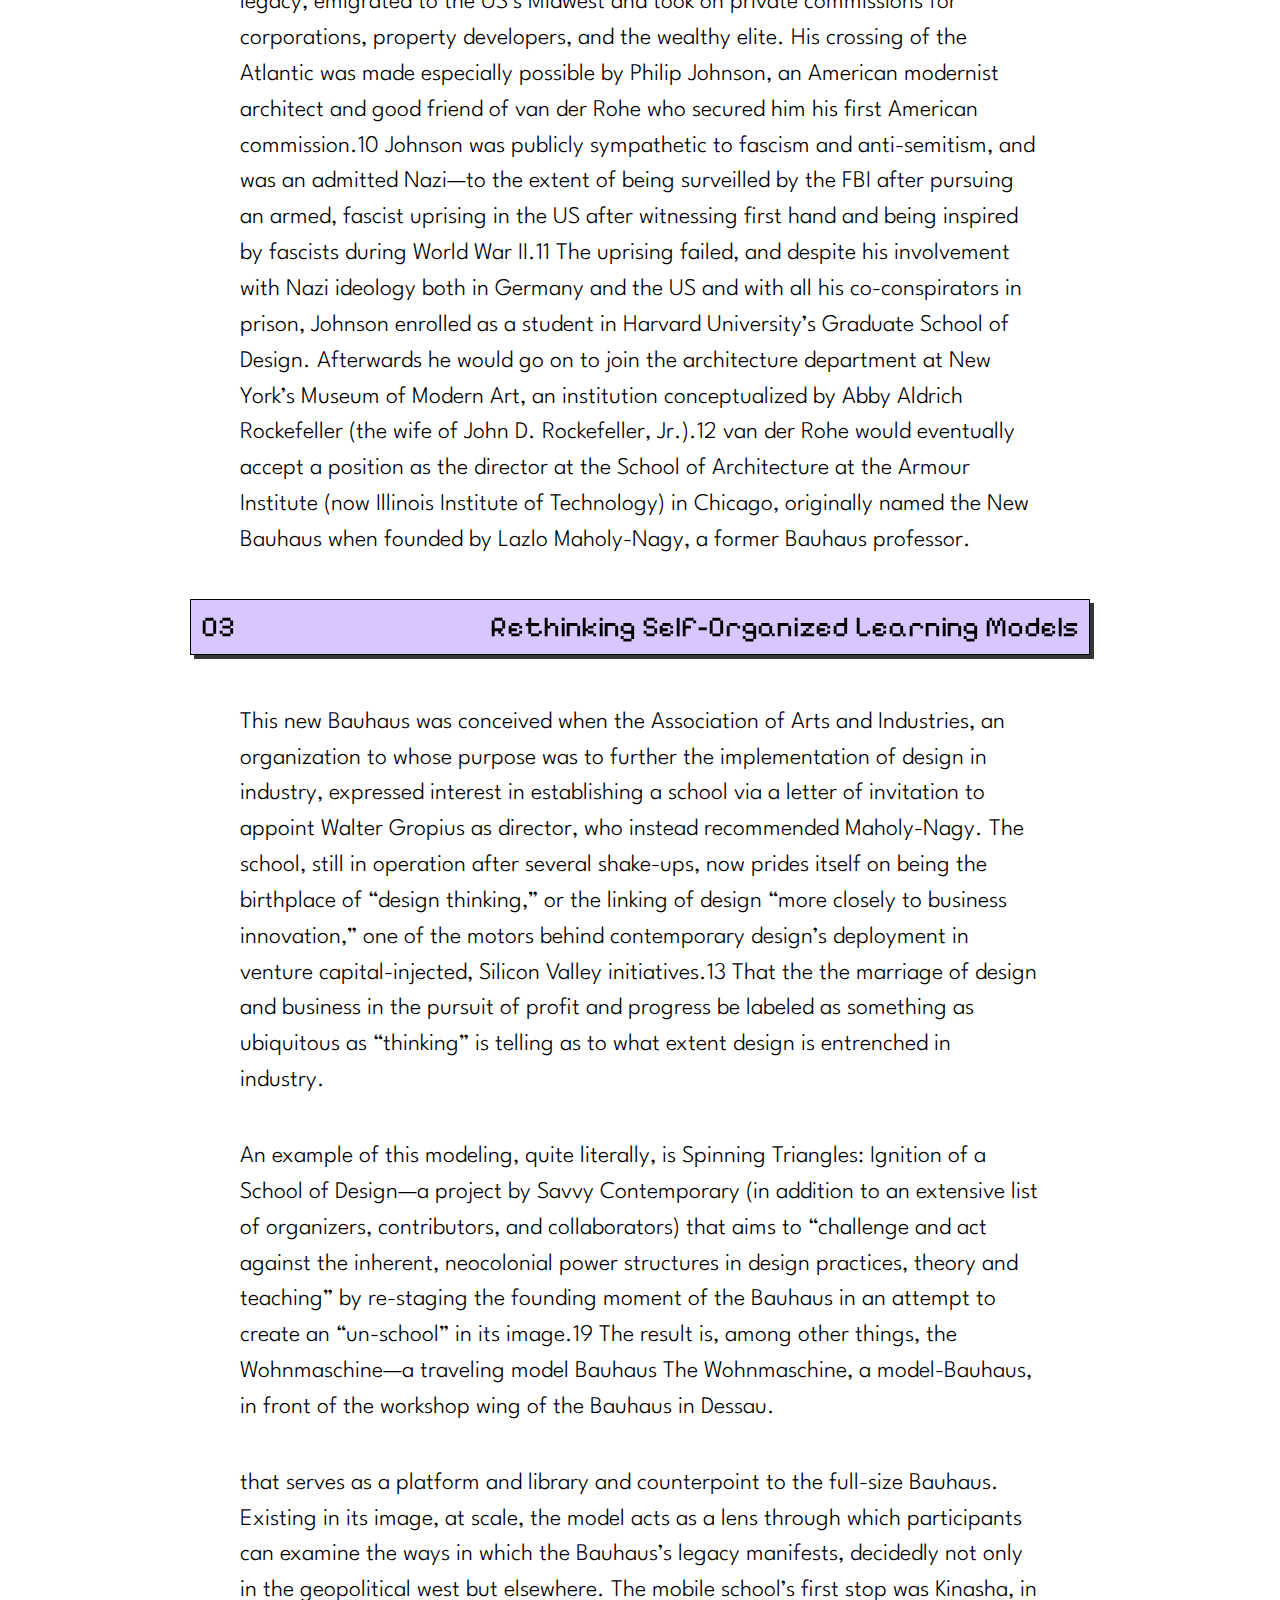
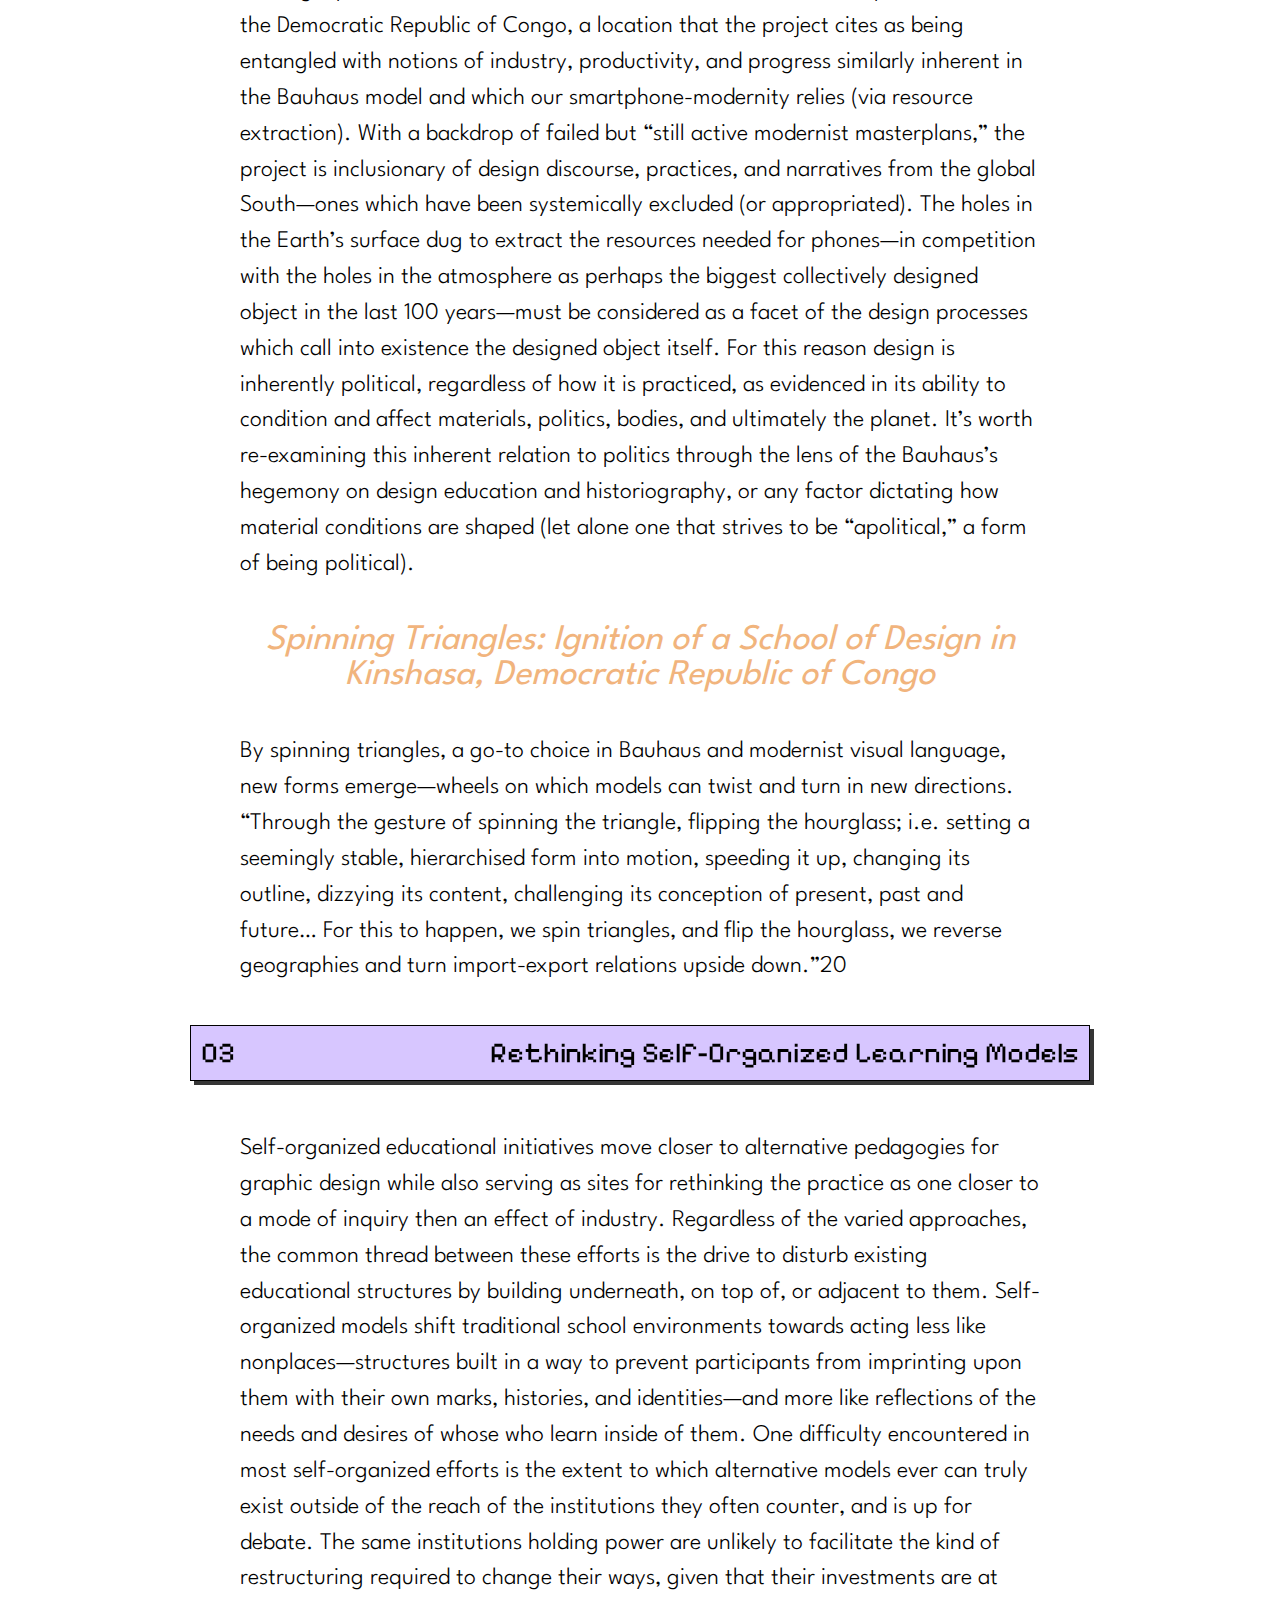
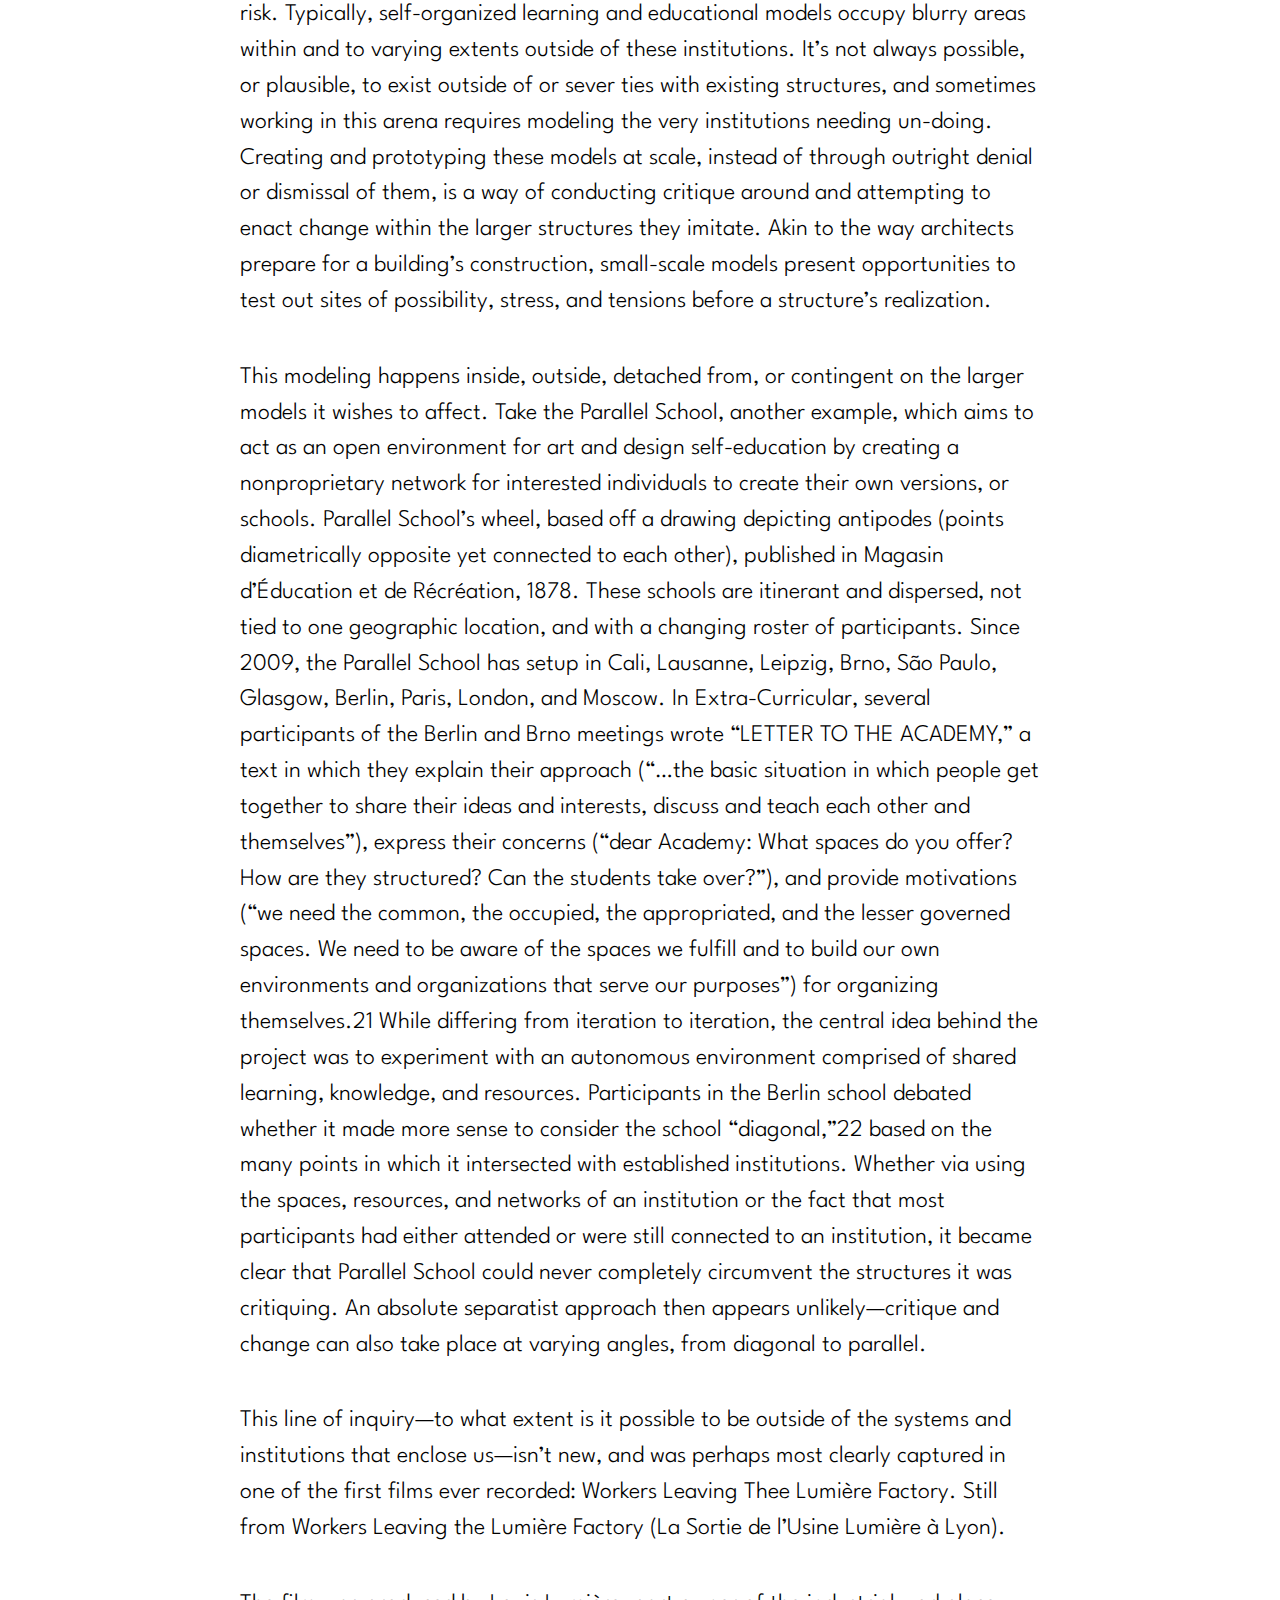
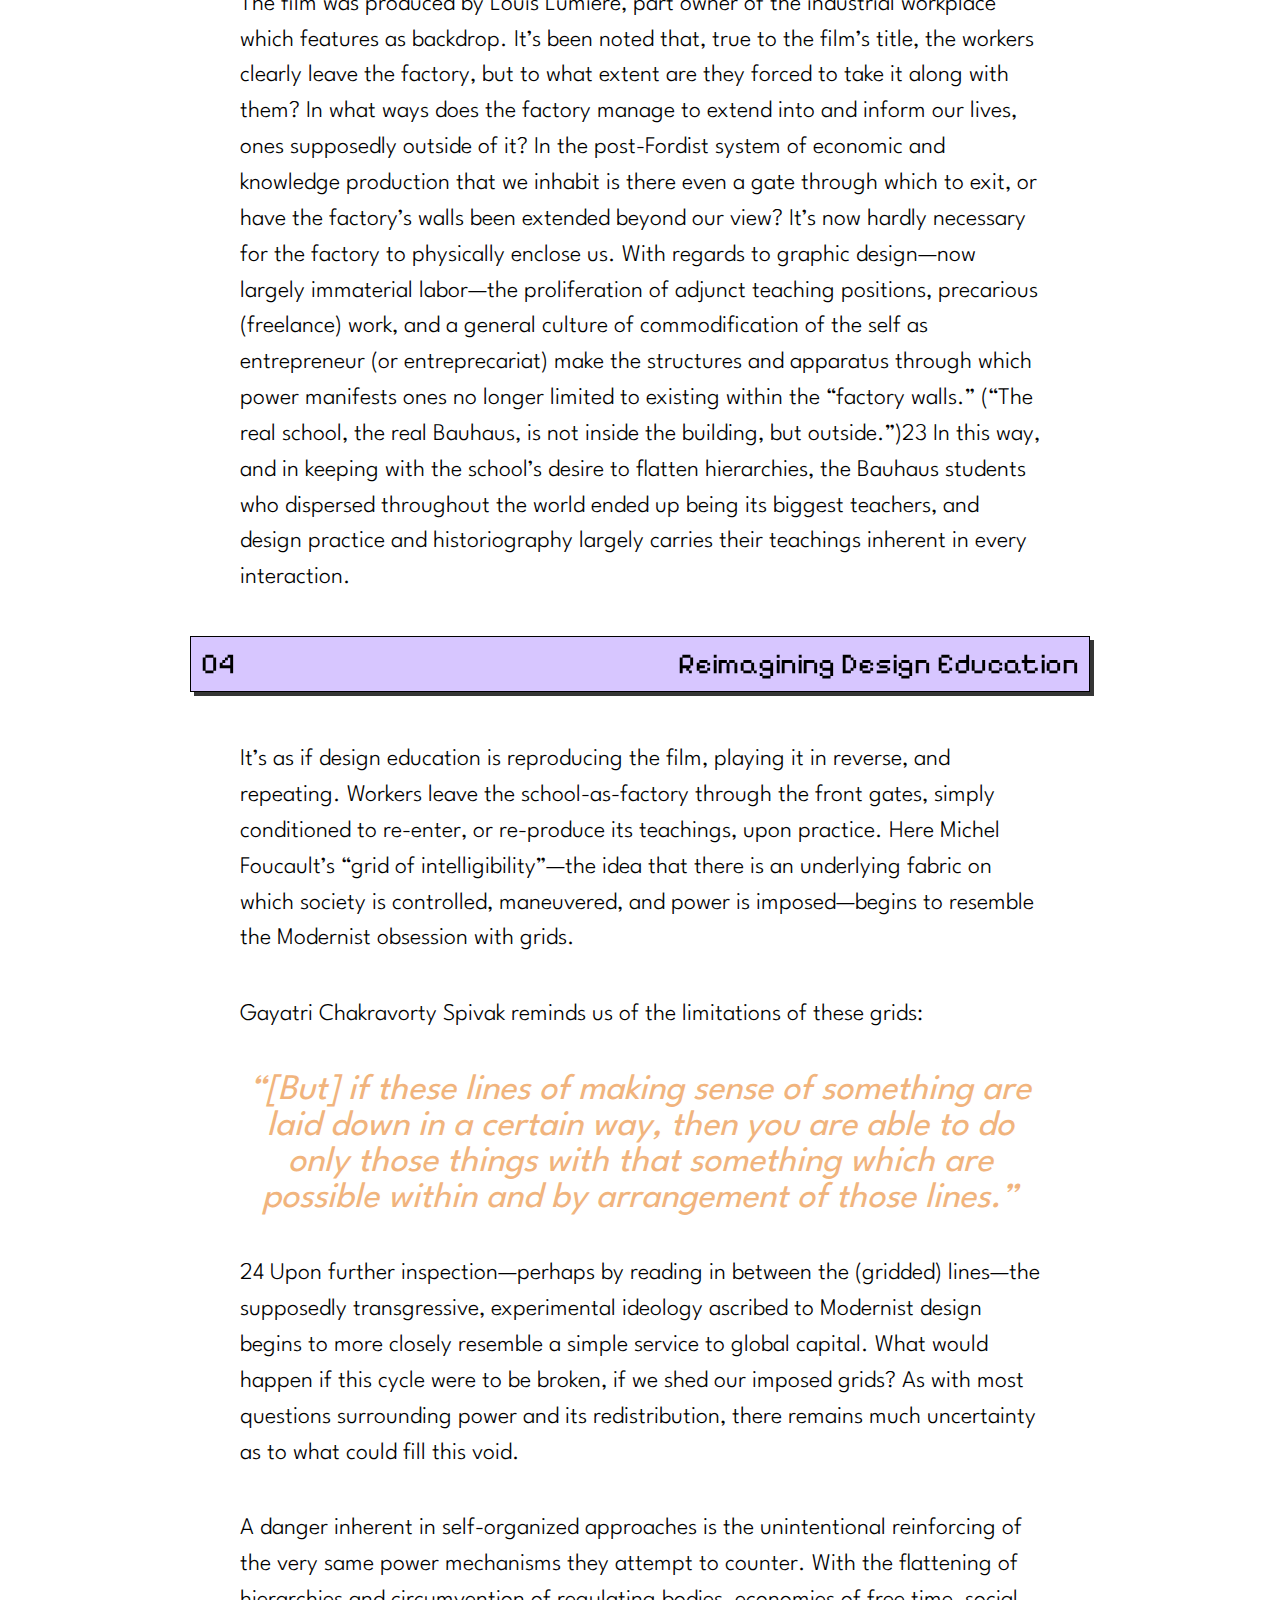
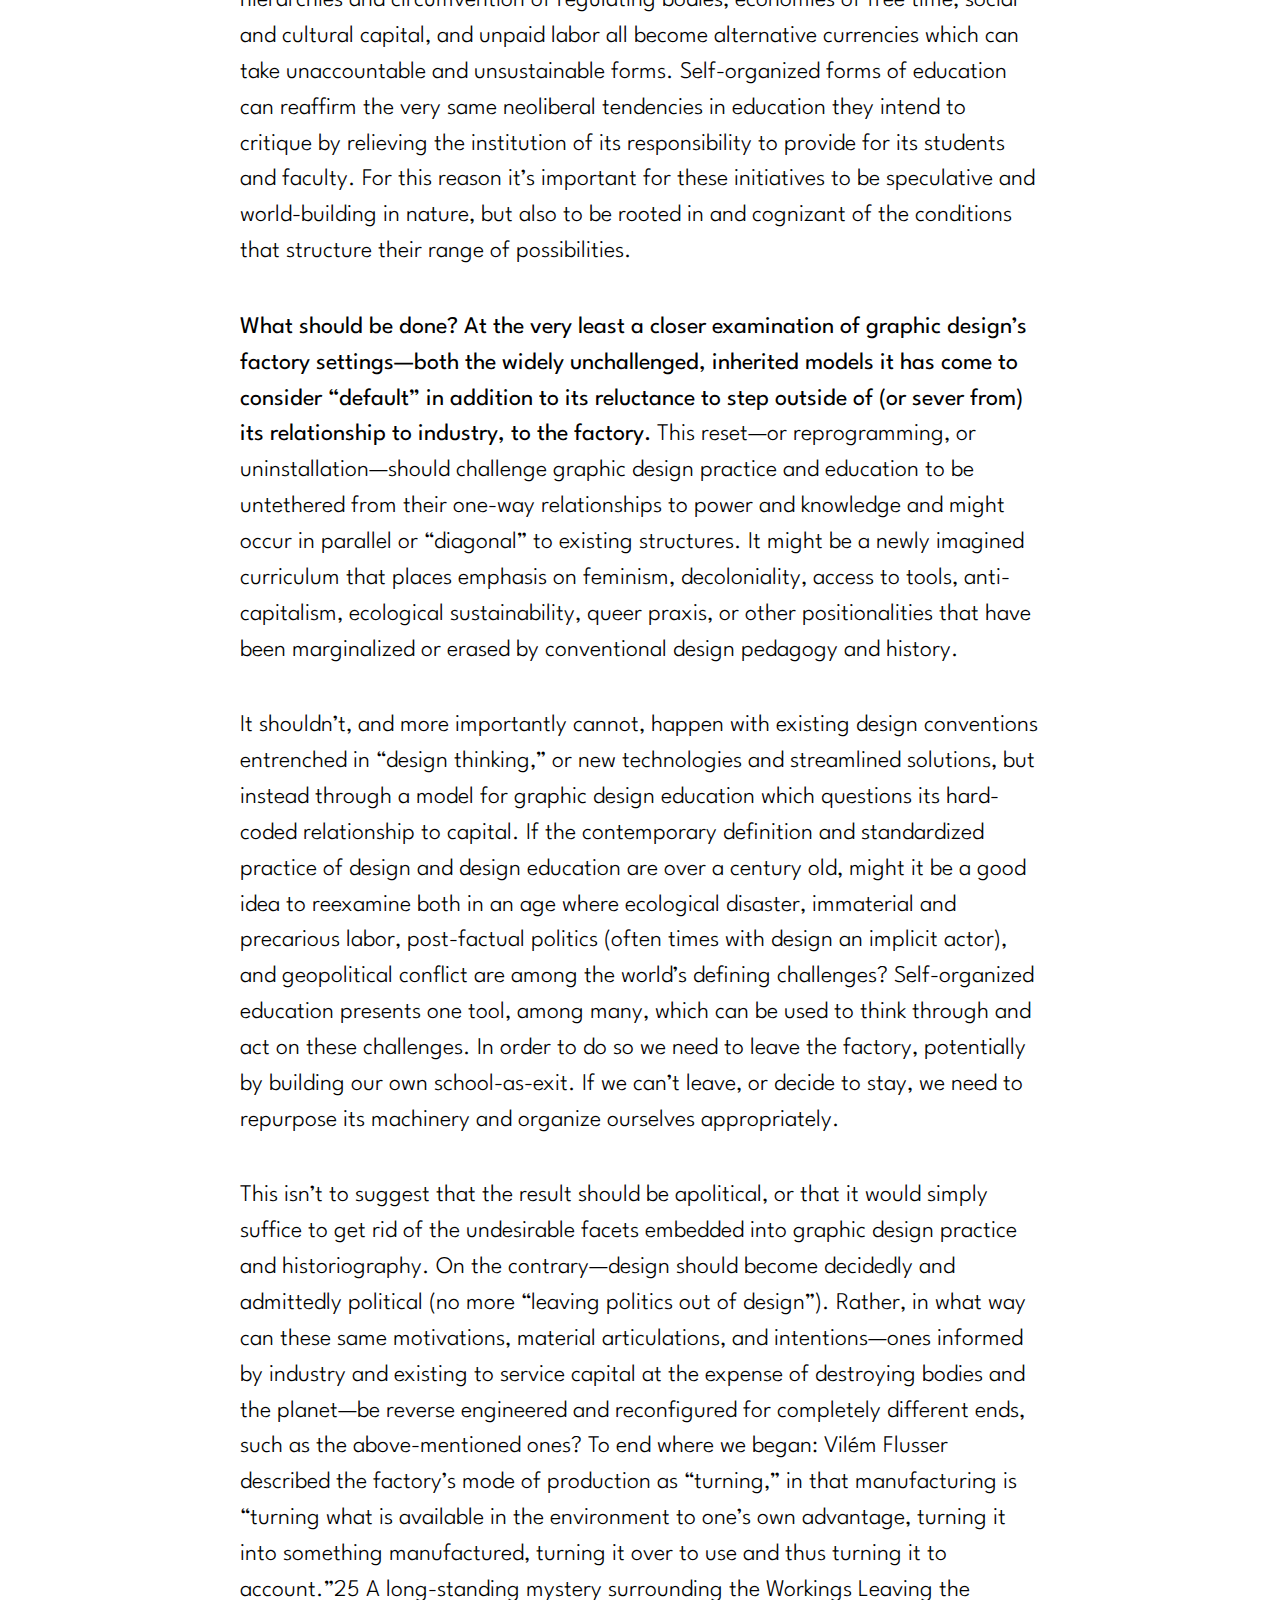
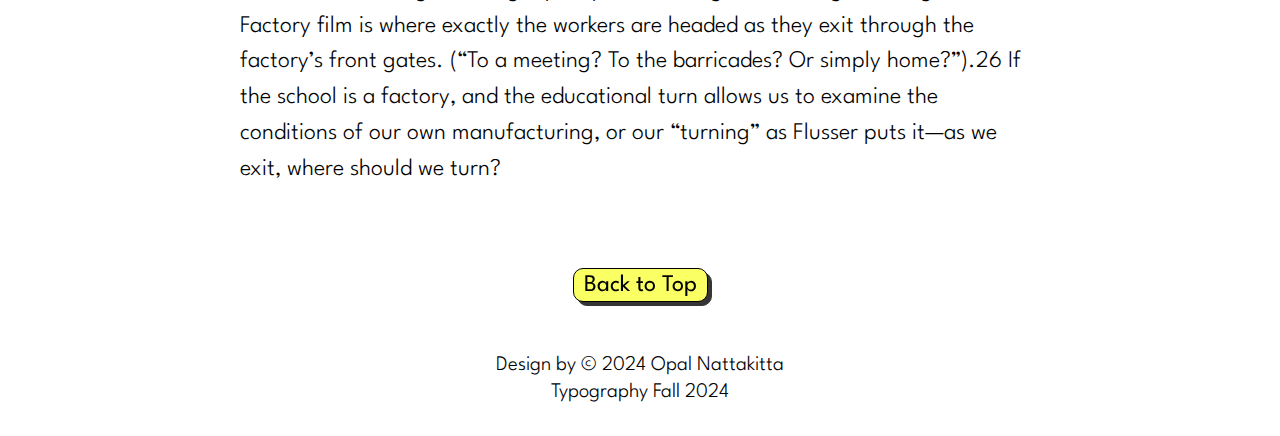
<file: second-article/index.html>
<html>
	<head>
		<title>Binding</title>
		<meta name="viewport" content="width=device-width, initial-scale=1">
		<link href="../assets/reset.css" rel="stylesheet">
		<link href="../assets/common.css" rel="stylesheet"> 
		<link href="style-second.css" rel="stylesheet">
		<!-- commmand backslack to comment out -->

		<!-- font import -->
		<style>
			@import url('https://fonts.googleapis.com/css2?family=Lexend:wght@100..900&display=swap');
			@import url('https://fonts.googleapis.com/css2?family=League+Spartan:wght@100..900&family=Lexend:wght@100..900&display=swap');
			@import url('https://fonts.googleapis.com/css2?family=DM+Sans:ital,opsz,wght@0,9..40,100..1000;1,9..40,100..1000&family=Fredoka:wght@300..700&family=League+Spartan:wght@100..900&family=Lexend:wght@100..900&display=swap');
			@import url('https://fonts.googleapis.com/css2?family=DM+Sans:ital,opsz,wght@0,9..40,100..1000;1,9..40,100..1000&family=Fredoka:wght@300..700&family=League+Spartan:wght@100..900&family=Lexend:wght@100..900&display=swap');
			@import url('https://fonts.googleapis.com/css2?family=Coda:wght@400;800&family=DM+Sans:ital,opsz,wght@0,9..40,100..1000;1,9..40,100..1000&family=Fredoka:wght@300..700&family=League+Spartan:wght@100..900&family=Lexend:wght@100..900&display=swap');
			@import url('https://fonts.googleapis.com/css2?family=Coda:wght@400;800&family=DM+Sans:ital,opsz,wght@0,9..40,100..1000;1,9..40,100..1000&family=Fredoka:wght@300..700&family=League+Spartan:wght@100..900&family=Lexend:wght@100..900&family=Poppins:ital,wght@0,100;0,200;0,300;0,400;0,500;0,600;0,700;0,800;0,900;1,100;1,200;1,300;1,400;1,500;1,600;1,700;1,800;1,900&display=swap');
			@import url('https://fonts.googleapis.com/css2?family=Bodoni+Moda:ital,opsz,wght@0,6..96,400..900;1,6..96,400..900&family=Coda:wght@400;800&family=DM+Sans:ital,opsz,wght@0,9..40,100..1000;1,9..40,100..1000&family=Fredoka:wght@300..700&family=League+Spartan:wght@100..900&family=Lexend:wght@100..900&family=Poppins:ital,wght@0,100;0,200;0,300;0,400;0,500;0,600;0,700;0,800;0,900;1,100;1,200;1,300;1,400;1,500;1,600;1,700;1,800;1,900&display=swap');
			/* for title animation */
			@import url('https://fonts.googleapis.com/css2?family=Bodoni+Moda:ital,opsz,wght@0,6..96,400..900;1,6..96,400..900&family=Coda:wght@400;800&family=DM+Sans:ital,opsz,wght@0,9..40,100..1000;1,9..40,100..1000&family=Fredoka:wght@300..700&family=League+Spartan:wght@100..900&family=Lexend:wght@100..900&family=Poppins:ital,wght@0,100;0,200;0,300;0,400;0,500;0,600;0,700;0,800;0,900;1,100;1,200;1,300;1,400;1,500;1,600;1,700;1,800;1,900&family=ZCOOL+QingKe+HuangYou&display=swap');
			@import url('https://fonts.googleapis.com/css2?family=Bodoni+Moda:ital,opsz,wght@0,6..96,400..900;1,6..96,400..900&family=Coda:wght@400;800&family=DM+Sans:ital,opsz,wght@0,9..40,100..1000;1,9..40,100..1000&family=Fredoka:wght@300..700&family=League+Spartan:wght@100..900&family=Lexend:wght@100..900&family=Poppins:ital,wght@0,100;0,200;0,300;0,400;0,500;0,600;0,700;0,800;0,900;1,100;1,200;1,300;1,400;1,500;1,600;1,700;1,800;1,900&family=Tangerine:wght@400;700&family=ZCOOL+QingKe+HuangYou&display=swap');
			@import url('https://fonts.googleapis.com/css2?family=Bodoni+Moda:ital,opsz,wght@0,6..96,400..900;1,6..96,400..900&family=Coda:wght@400;800&family=DM+Sans:ital,opsz,wght@0,9..40,100..1000;1,9..40,100..1000&family=Fredoka:wght@300..700&family=League+Spartan:wght@100..900&family=Lexend:wght@100..900&family=Pixelify+Sans:wght@400..700&family=Poppins:ital,wght@0,100;0,200;0,300;0,400;0,500;0,600;0,700;0,800;0,900;1,100;1,200;1,300;1,400;1,500;1,600;1,700;1,800;1,900&family=Tangerine:wght@400;700&family=ZCOOL+QingKe+HuangYou&display=swap');
		</style>
	</head>
	<body>
		<header>
			<span id="jumptop">
			<div class="decoding-head">
				<span class="title-change">D</span>
				<span class="title-change">e</span>
				<span class="title-change">c</span>
				<span class="title-change">o</span>
				<span class="title-change">d</span>
				<span class="title-change">i</span>
				<span class="title-change">n</span>
				<span class="title-change">g</span>
			</div>
		</span>
			<nav>
				<ul class="nav-bar">
					<li>
						<a href="../">Home</a>
					</li>
					<li class="current-page">
						<a href="../first-article/">First</a>	
					</li>
					<li>
						<a href="../second-article/">Second</a>
					</li>
					<li>
						<a href="../third-article/">Third</a>
					</li>
				</ul>
			</nav>
		<header>
		<hgroup>
			<h1>Graphic Design’s <br>Factory Settings</h1>
			<!-- <p class="first-paragraph"> Are you sure you want to reset to factory's setting?</p> -->
			<blockquote>
				<div id="black-wd">x</div>
				<p>Are you sure you want to reset to factory's setting?</p>
				<div class="container-wd">
					<p>Yes</p>
					<p class="button-wd">No</p>
				</div>
			</blockquote>

			<div class="author-block">
				<p>Jacob Lindgren - Jan 2, 2020</p>
			</div>

			<div class="nav-sub">
				<a class="nav-button" href="#sub1">Industrial Roots of Design Education</a>
				<a class="nav-button" href="#sub2">Bauhaus Influence</a>
				<a class="nav-button" href="#sub3">Rethinking Self-Learning Models</a>
				<a class="nav-button" href="#sub4">Reimagining Design Education</a>
			</div>	
		</hgroup>
		</header>
		<div class="container-loop">
			<p class="loop-text">Graphic Design's Factory Settings</p>
			<p class="loop-text">Graphic Design's Factory Settings</p>
			<p class="loop-text">Graphic Design's Factory Settings</p>
			<p class="loop-text">Graphic Design's Factory Settings</p>
			<p class="loop-text">Graphic Design's Factory Settings</p>
			<p class="loop-text">Graphic Design's Factory Settings</p>
		</div>
		<main>
			<article>
				<section>
					<span id="sub1">
					<ol>
						<li>01</li>
						<li>Industrial Roots of Design Education</li>
					</ol>
					</span>

					<p>
						<span class="bold">“A school becomes a factory producing designers, one that, in keeping with the principles of ‘good design,’ turns them into efficient and interchangeable parts ready to hit the market.” </span>In a new essay, Lindgren proposes models that may help us undo this factory setting of graphic design.
					</p>

					<p>
						In his book of essays, The Shape of Things, Czech philosopher and media critic Vilém Flusser argues that factories are decreasingly places where goods are produced and increasingly places where new kinds of humans are produced. Flusser viewed factories as the primary vessels and sites for agendas of progress and ideology, ones that instead of manufacturing solely goods also produced new kinds of subjects, writing that “human history is the history of manufacturing and everything else is mere footnotes.”1 In an article titled “The Critical Crisis of Science,” Flusser describes a similar tautology: “Science has become automated and has transformed scientists into its own tools.”2 For Flusser, learning was analogous to manufacturing: both being processes which are based on acquiring, producing and passing on—or “turning”—information. “It becomes apparent that the factory is nothing but an applied school and the school nothing but a factory for the acquisition of information.”3
					</p>

					<p>
						These insights shed light on design education today. Design education not only teaches its technical and historical canon, or how to design, but more importantly teaches students how to be designers in society and in relation to capital. A school becomes a factory producing designers, one that, in keeping with the principles of “good design,” turns them into efficient and interchangeable parts ready to hit the market. Like a spinning ouroboros
					</p> 
						
					<p>Early alchemical ouroboros illustration with the words</p> 
					
					<aside>
						<p>ἓν τὸ πᾶν(“The All is One”) <br>- from the work of Cleopatra the Alchemist.</p>
					</aside> 
					
					<p>—a snake swallowing its own tail—educational institutions pursue what the market requires (a response to capital’s demand for cheap, standardized, and predictable parts), molding future designers into interchangeable units. To what extent has this cycle, an entanglement of design and industry, come to be considered graphic design’s “factory settings”—a kind of default, inherent, and out of the box approach to how its practice, pedagogy, and history have formed and are enacted?
					</p>
				</section>

				<section>
					<span id="sub2">
						<ol>
							<li>02</li>
							<li>The Bauhaus Influence</li>
						</ol>
					</span>
					<p>
						Graphic design is a practice inherently defined by its relationship to large-scale production and industry. It was closely intertwined with industrial production beginning with the Arts & Crafts movement—one of the earliest manifestations of the design academy, despite William Morris’ reservations on the matter—and its master-apprentice educational model. Walter Gropius’ Bauhaus—a studio-workshop model (currently celebrating its centenary)—soon followed with its foundational training. Building from the Deutscher Werkbund, an all-encompassing union of design and industry, the Bauhaus’s educational strategy attempted to unify craft with industrial production
					</p>	
					
					<p>
						The Bauhaus’s curriculum wheel, developed by Walter Gropius in1 922.
						, its motto being “Art into Industry.”4 While the Bauhaus anticipated an industrial revolution capable of delivering visions of mass-produced design for social good, most artifacts produced by the school were handmade and given the finish of a machined good—designers imitated factories. The Bauhaus wasn’t inherently different in nature then the factories Flusser wrote about. In his talk “The Bauhaus Virus,” Mark Wigley posits that “the explicit agenda of Bauhaus [was] to design a new kind of human. It [was] not a place for the design of lamps and chairs—but people.”
					</p>

					<p>
						The school changed locations throughout its existence, from Weimar to Dessau to BerlinBauhaus near Birkbuschstraße 49 in Berlin-Steglitz. The school was housed in an abandoned telephone factory and directors—from Walter Gropius to Hannes Meyer to Mies van der Rohe—and closed in 1933 due to political pressure. The school’s instructors and students dispersed throughout the world and met varying fates: some would flee to the Soviet Union, Palestine, or to the US, while some would be killed. 
					</p>
					
					<p>
						Despite insisting on being apolitical (with Gropius having said, 
					</p>

					<aside>
						<p>
						“If we admit politics to the Bauhaus… it will collapse like a house of cards. I have already announced my intention to prevent any and all politics from entering the Bauhaus.”
						</p>
					</aside>
						
					<p>
						,5 both before and after its closing some of the Bauhaus’s biggest names would collaborate with the state. From 1928 to 1937 Herbert Bayer designed posters and publications for Nazi exhibitions and propaganda, including leaflets for the Hitler Youth, only ceasing to do so when one of his paintings was included in the Entartete Kunst (Degenerate Art) exhibition in Munich.6 Hannes Meyer and several former students worked on urban projects and taught in academies for the Soviet Union, including contributing to Joseph Stalin’s first five-year plan.7 Bauhaus-trained Arieh Sharon designed the White City in Tel Aviv—a project since described as aiding in the city’s controversial narrative surrounding the displacement and erasure of Jaffa, a city in part destroyed by 1,500 British soldiers in 1936.8 Architect Zvi Efrat’s film Scenes from the Most Beautiful Campus in Africa, screened as part of the Decolonizing the Campus symposium, part of bauhaus imaginista, explores Sharon’s involvement in the design of the University of Ife campus and its implications in the context of Lagos, Nigeria. Ife Campus, Nigeria, Film Still from Zvi Efrat’s film Scenes from the Most Beautiful Campus in Africa.
					</p>
					
					<aside>
						<p>
							Mies van der Rohe unsuccessfully attempted to collaborate on architecture projects with the Nazis, including signing a “motion of support for Hitler” in 1934 and joining the Reich Chamber of Culture.9 
						</p>
					</aside>

					<p>
						It was in part because of the Nazi’s denial to commission him projects, not solely their political pressure, that led van der Rohe to leave for the US in 1938. Today, the Bauhaus Dessau Foundation still considers itself “apolitical,” as first declared by Walter Gropius, having canceled a performance on its premises of an anti-right-wing band on these exact grounds.
					</p>

					<p>
						Mies van der Rohe, one of the most widely heralded exemplars of post-Bauhaus legacy, emigrated to the US’s Midwest and took on private commissions for corporations, property developers, and the wealthy elite. His crossing of the Atlantic was made especially possible by Philip Johnson, an American modernist architect and good friend of van der Rohe who secured him his first American commission.10 Johnson was publicly sympathetic to fascism and anti-semitism, and was an admitted Nazi—to the extent of being surveilled by the FBI after pursuing an armed, fascist uprising in the US after witnessing first hand and being inspired by fascists during World War II.11 The uprising failed, and despite his involvement with Nazi ideology both in Germany and the US and with all his co-conspirators in prison, Johnson enrolled as a student in Harvard University’s Graduate School of Design. Afterwards he would go on to join the architecture department at New York’s Museum of Modern Art, an institution conceptualized by Abby Aldrich Rockefeller (the wife of John D. Rockefeller, Jr.).12 van der Rohe would eventually accept a position as the director at the School of Architecture at the Armour Institute (now Illinois Institute of Technology) in Chicago, originally named the New Bauhaus when founded by Lazlo Maholy-Nagy, a former Bauhaus professor. 
					</p>
				</section>

				<section>
					<span id="sub3">
						<ol>
							<li>03</li>
							<li>Rethinking Self-Organized Learning Models</li>
						</ol>
					</span>

					<p>
						This new Bauhaus was conceived when the Association of Arts and Industries, an organization to whose purpose was to further the implementation of design in industry, expressed interest in establishing a school via a letter of invitation to appoint Walter Gropius as director, who instead recommended Maholy-Nagy. The school, still in operation after several shake-ups, now prides itself on being the birthplace of “design thinking,” or the linking of design “more closely to business innovation,” one of the motors behind contemporary design’s deployment in venture capital-injected, Silicon Valley initiatives.13 That the the marriage of design and business in the pursuit of profit and progress be labeled as something as ubiquitous as “thinking” is telling as to what extent design is entrenched in industry.
					</p>

					<p>
						An example of this modeling, quite literally, is Spinning Triangles: Ignition of a School of Design—a project by Savvy Contemporary (in addition to an extensive list of organizers, contributors, and collaborators) that aims to “challenge and act against the inherent, neocolonial power structures in design practices, theory and teaching” by re-staging the founding moment of the Bauhaus in an attempt to create an “un-school” in its image.19 The result is, among other things, the Wohnmaschine—a traveling model Bauhaus 
						The Wohnmaschine, a model-Bauhaus, in front of the workshop wing of the Bauhaus in Dessau. 
					</p>	
					
					<p>
						that serves as a platform and library and counterpoint to the full-size Bauhaus. Existing in its image, at scale, the model acts as a lens through which participants can examine the ways in which the Bauhaus’s legacy manifests, decidedly not only in the geopolitical west but elsewhere. The mobile school’s first stop was Kinasha, in the Democratic Republic of Congo, a location that the project cites as being entangled with notions of industry, productivity, and progress similarly inherent in the Bauhaus model and which our smartphone-modernity relies (via resource extraction). With a backdrop of failed but “still active modernist masterplans,” the project is inclusionary of design discourse, practices, and narratives from the global South—ones which have been systemically excluded (or appropriated). The holes in the Earth’s surface dug to extract the resources needed for phones—in competition with the holes in the atmosphere as perhaps the biggest collectively designed object in the last 100 years—must be considered as a facet of the design processes which call into existence the designed object itself. For this reason design is inherently political, regardless of how it is practiced, as evidenced in its ability to condition and affect materials, politics, bodies, and ultimately the planet. It’s worth re-examining this inherent relation to politics through the lens of the Bauhaus’s hegemony on design education and historiography, or any factor dictating how material conditions are shaped (let alone one that strives to be “apolitical,” a form of being political).
					</p>
					<aside>
						<p>
						Spinning Triangles: Ignition of a School of Design in Kinshasa, Democratic Republic of Congo
						</p>
					</aside>
					<p>	
						By spinning triangles, a go-to choice in Bauhaus and modernist visual language, new forms emerge—wheels on which models can twist and turn in new directions. “Through the gesture of spinning the triangle, flipping the hourglass; i.e. setting a seemingly stable, hierarchised form into motion, speeding it up, changing its outline, dizzying its content, challenging its conception of present, past and future… For this to happen, we spin triangles, and flip the hourglass, we reverse geographies and turn import-export relations upside down.”20
					</p>
				</section>

				<section>
					<span id="sub3">
						<ol>
							<li>03</li>
							<li>Rethinking Self-Organized Learning Models</li>
						</ol>
					</span>
					<p>
						Self-organized educational initiatives move closer to alternative pedagogies for graphic design while also serving as sites for rethinking the practice as one closer to a mode of inquiry then an effect of industry. Regardless of the varied approaches, the common thread between these efforts is the drive to disturb existing educational structures by building underneath, on top of, or adjacent to them. Self-organized models shift traditional school environments towards acting less like nonplaces—structures built in a way to prevent participants from imprinting upon them with their own marks, histories, and identities—and more like reflections of the needs and desires of whose who learn inside of them. One difficulty encountered in most self-organized efforts is the extent to which alternative models ever can truly exist outside of the reach of the institutions they often counter, and is up for debate. The same institutions holding power are unlikely to facilitate the kind of restructuring required to change their ways, given that their investments are at risk. Typically, self-organized learning and educational models occupy blurry areas within and to varying extents outside of these institutions. It’s not always possible, or plausible, to exist outside of or sever ties with existing structures, and sometimes working in this arena requires modeling the very institutions needing un-doing. Creating and prototyping these models at scale, instead of through outright denial or dismissal of them, is a way of conducting critique around and attempting to enact change within the larger structures they imitate. Akin to the way architects prepare for a building’s construction, small-scale models present opportunities to test out sites of possibility, stress, and tensions before a structure’s realization.
					</p>

					<p>
						This modeling happens inside, outside, detached from, or contingent on the larger models it wishes to affect. Take the Parallel School, another example, which aims to act as an open environment for art and design self-education by creating a nonproprietary network for interested individuals to create their own versions, or schools. 
						Parallel School’s wheel, based off a drawing depicting antipodes (points diametrically opposite yet connected to each other), published in Magasin d’Éducation et de Récréation, 1878.
						These schools are itinerant and dispersed, not tied to one geographic location, and with a changing roster of participants. Since 2009, the Parallel School has setup in Cali, Lausanne, Leipzig, Brno, São Paulo, Glasgow, Berlin, Paris, London, and Moscow. In Extra-Curricular, several participants of the Berlin and Brno meetings wrote “LETTER TO THE ACADEMY,” a text in which they explain their approach (“…the basic situation in which people get together to share their ideas and interests, discuss and teach each other and themselves”), express their concerns (“dear Academy: What spaces do you offer? How are they structured? Can the students take over?”), and provide motivations (“we need the common, the occupied, the appropriated, and the lesser governed spaces. We need to be aware of the spaces we fulfill and to build our own environments and organizations that serve our purposes”) for organizing themselves.21 While differing from iteration to iteration, the central idea behind the project was to experiment with an autonomous environment comprised of shared learning, knowledge, and resources. Participants in the Berlin school debated whether it made more sense to consider the school “diagonal,”22 based on the many points in which it intersected with established institutions. Whether via using the spaces, resources, and networks of an institution or the fact that most participants had either attended or were still connected to an institution, it became clear that Parallel School could never completely circumvent the structures it was critiquing. An absolute separatist approach then appears unlikely—critique and change can also take place at varying angles, from diagonal to parallel.	
					</p>

					<p>
						This line of inquiry—to what extent is it possible to be outside of the systems and institutions that enclose us—isn’t new, and was perhaps most clearly captured in one of the first films ever recorded: Workers Leaving Thee Lumière Factory.
						Still from Workers Leaving the Lumière Factory (La Sortie de l’Usine Lumière à Lyon).
					</p>	
					<p>	
						The film was produced by Louis Lumière, part owner of the industrial workplace which features as backdrop. It’s been noted that, true to the film’s title, the workers clearly leave the factory, but to what extent are they forced to take it along with them? In what ways does the factory manage to extend into and inform our lives, ones supposedly outside of it? In the post-Fordist system of economic and knowledge production that we inhabit is there even a gate through which to exit, or have the factory’s walls been extended beyond our view? It’s now hardly necessary for the factory to physically enclose us. With regards to graphic design—now largely immaterial labor—the proliferation of adjunct teaching positions, precarious (freelance) work, and a general culture of commodification of the self as entrepreneur (or entreprecariat) make the structures and apparatus through which power manifests ones no longer limited to existing within the “factory walls.” (“The real school, the real Bauhaus, is not inside the building, but outside.”)23 In this way, and in keeping with the school’s desire to flatten hierarchies, the Bauhaus students who dispersed throughout the world ended up being its biggest teachers, and design practice and historiography largely carries their teachings inherent in every interaction.
					</p>
				</section>

				<section>
					<span id="sub4">
						<ol>
							<li>04</li>
							<li>Reimagining Design Education</li>
						</ol>
					</span>
					<p>
						It’s as if design education is reproducing the film, playing it in reverse, and repeating. Workers leave the school-as-factory through the front gates, simply conditioned to re-enter, or re-produce its teachings, upon practice. Here Michel Foucault’s “grid of intelligibility”—the idea that there is an underlying fabric on which society is controlled, maneuvered, and power is imposed—begins to resemble the Modernist obsession with grids. 
						
						
					<p>Gayatri Chakravorty Spivak reminds us of the limitations of these grids:</p>
					
					<aside>
						<p>“[But] if these lines of making sense of something are laid down in a certain way, then you are able to do only those things with that something which are possible within and by arrangement of those lines.”</p>
					</aside>
					
					<p>
						24 Upon further inspection—perhaps by reading in between the (gridded) lines—the supposedly transgressive, experimental ideology ascribed to Modernist design begins to more closely resemble a simple service to global capital. What would happen if this cycle were to be broken, if we shed our imposed grids? As with most questions surrounding power and its redistribution, there remains much uncertainty as to what could fill this void.
					</p>	
						
					<p>
						A danger inherent in self-organized approaches is the unintentional reinforcing of the very same power mechanisms they attempt to counter. With the flattening of hierarchies and circumvention of regulating bodies, economies of free time, social and cultural capital, and unpaid labor all become alternative currencies which can take unaccountable and unsustainable forms. Self-organized forms of education can reaffirm the very same neoliberal tendencies in education they intend to critique by relieving the institution of its responsibility to provide for its students and faculty. For this reason it’s important for these initiatives to be speculative and world-building in nature, but also to be rooted in and cognizant of the conditions that structure their range of possibilities.
					</p>
					<p>
						<span class="bold">What should be done? At the very least a closer examination of graphic design’s factory settings—both the widely unchallenged, inherited models it has come to consider “default” in addition to its reluctance to step outside of (or sever from) its relationship to industry, to the factory.</span> This reset—or reprogramming, or uninstallation—should challenge graphic design practice and education to be untethered from their one-way relationships to power and knowledge and might occur in parallel or “diagonal” to existing structures. It might be a newly imagined curriculum that places emphasis on feminism, decoloniality, access to tools, anti-capitalism, ecological sustainability, queer praxis, or other positionalities that have been marginalized or erased by conventional design pedagogy and history. 
					</p>	
					<p>
						It shouldn’t, and more importantly cannot, happen with existing design conventions entrenched in “design thinking,” or new technologies and streamlined solutions, but instead through a model for graphic design education which questions its hard-coded relationship to capital. If the contemporary definition and standardized practice of design and design education are over a century old, might it be a good idea to reexamine both in an age where ecological disaster, immaterial and precarious labor, post-factual politics (often times with design an implicit actor), and geopolitical conflict are among the world’s defining challenges? Self-organized education presents one tool, among many, which can be used to think through and act on these challenges. In order to do so we need to leave the factory, potentially by building our own school-as-exit. If we can’t leave, or decide to stay, we need to repurpose its machinery and organize ourselves appropriately.
					</p>
					<p>
						This isn’t to suggest that the result should be apolitical, or that it would simply suffice to get rid of the undesirable facets embedded into graphic design practice and historiography. On the contrary—design should become decidedly and admittedly political (no more “leaving politics out of design”). Rather, in what way can these same motivations, material articulations, and intentions—ones informed by industry and existing to service capital at the expense of destroying bodies and the planet—be reverse engineered and reconfigured for completely different ends, such as the above-mentioned ones? To end where we began: Vilém Flusser described the factory’s mode of production as “turning,” in that manufacturing is “turning what is available in the environment to one’s own advantage, turning it into something manufactured, turning it over to use and thus turning it to account.”25 A long-standing mystery surrounding the Workings Leaving the Factory film is where exactly the workers are headed as they exit through the factory’s front gates. (“To a meeting? To the barricades? Or simply home?”).26 If the school is a factory, and the educational turn allows us to examine the conditions of our own manufacturing, or our “turning” as Flusser puts it—as we exit, where should we turn?
					</p>
				</section>
				<div class="container-backtop">
					<a class="back-top" href="#jumptop">Back to Top</a>
				</div>
			</article>
		</main>
		<footer id="footer">
			<p>Design by © 2024 Opal Nattakitta</p>
			<p>Typography Fall 2024</p>
			</div>
		</footer>
	</body>
</html>
</file>
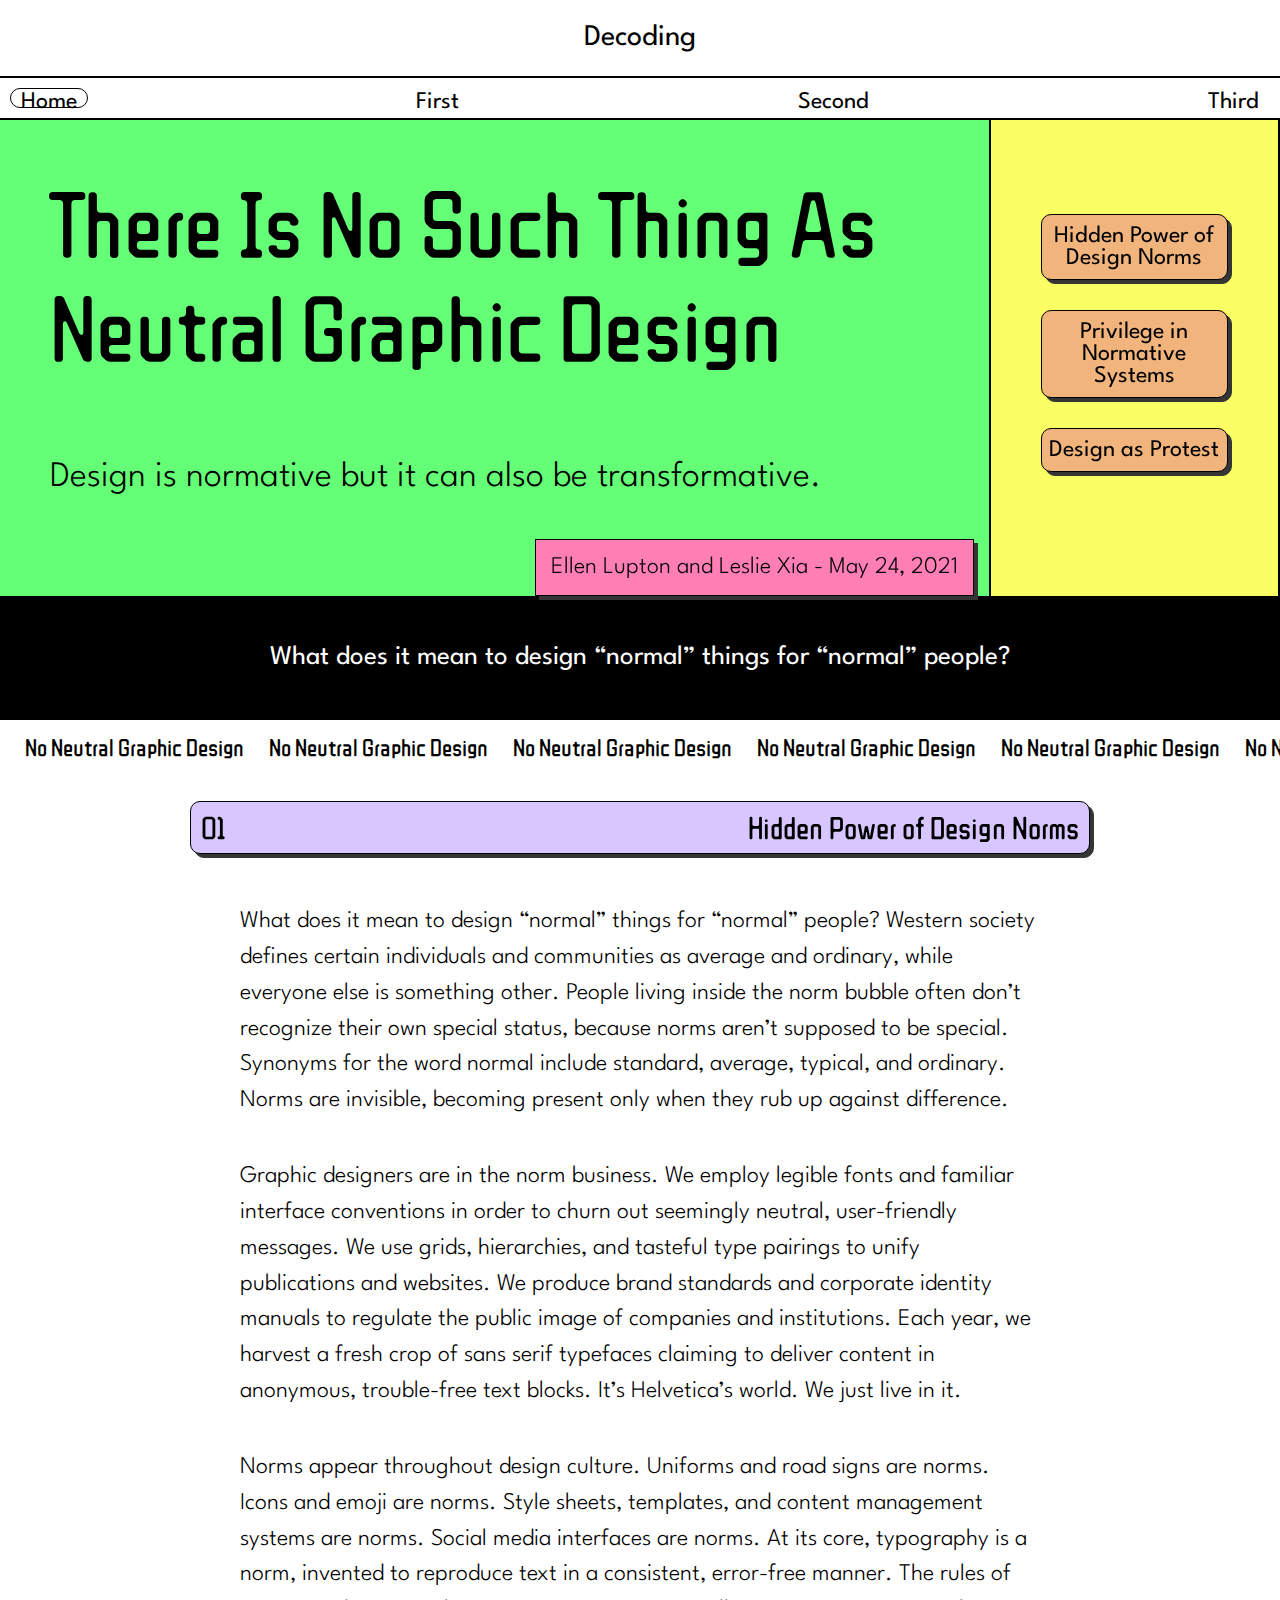
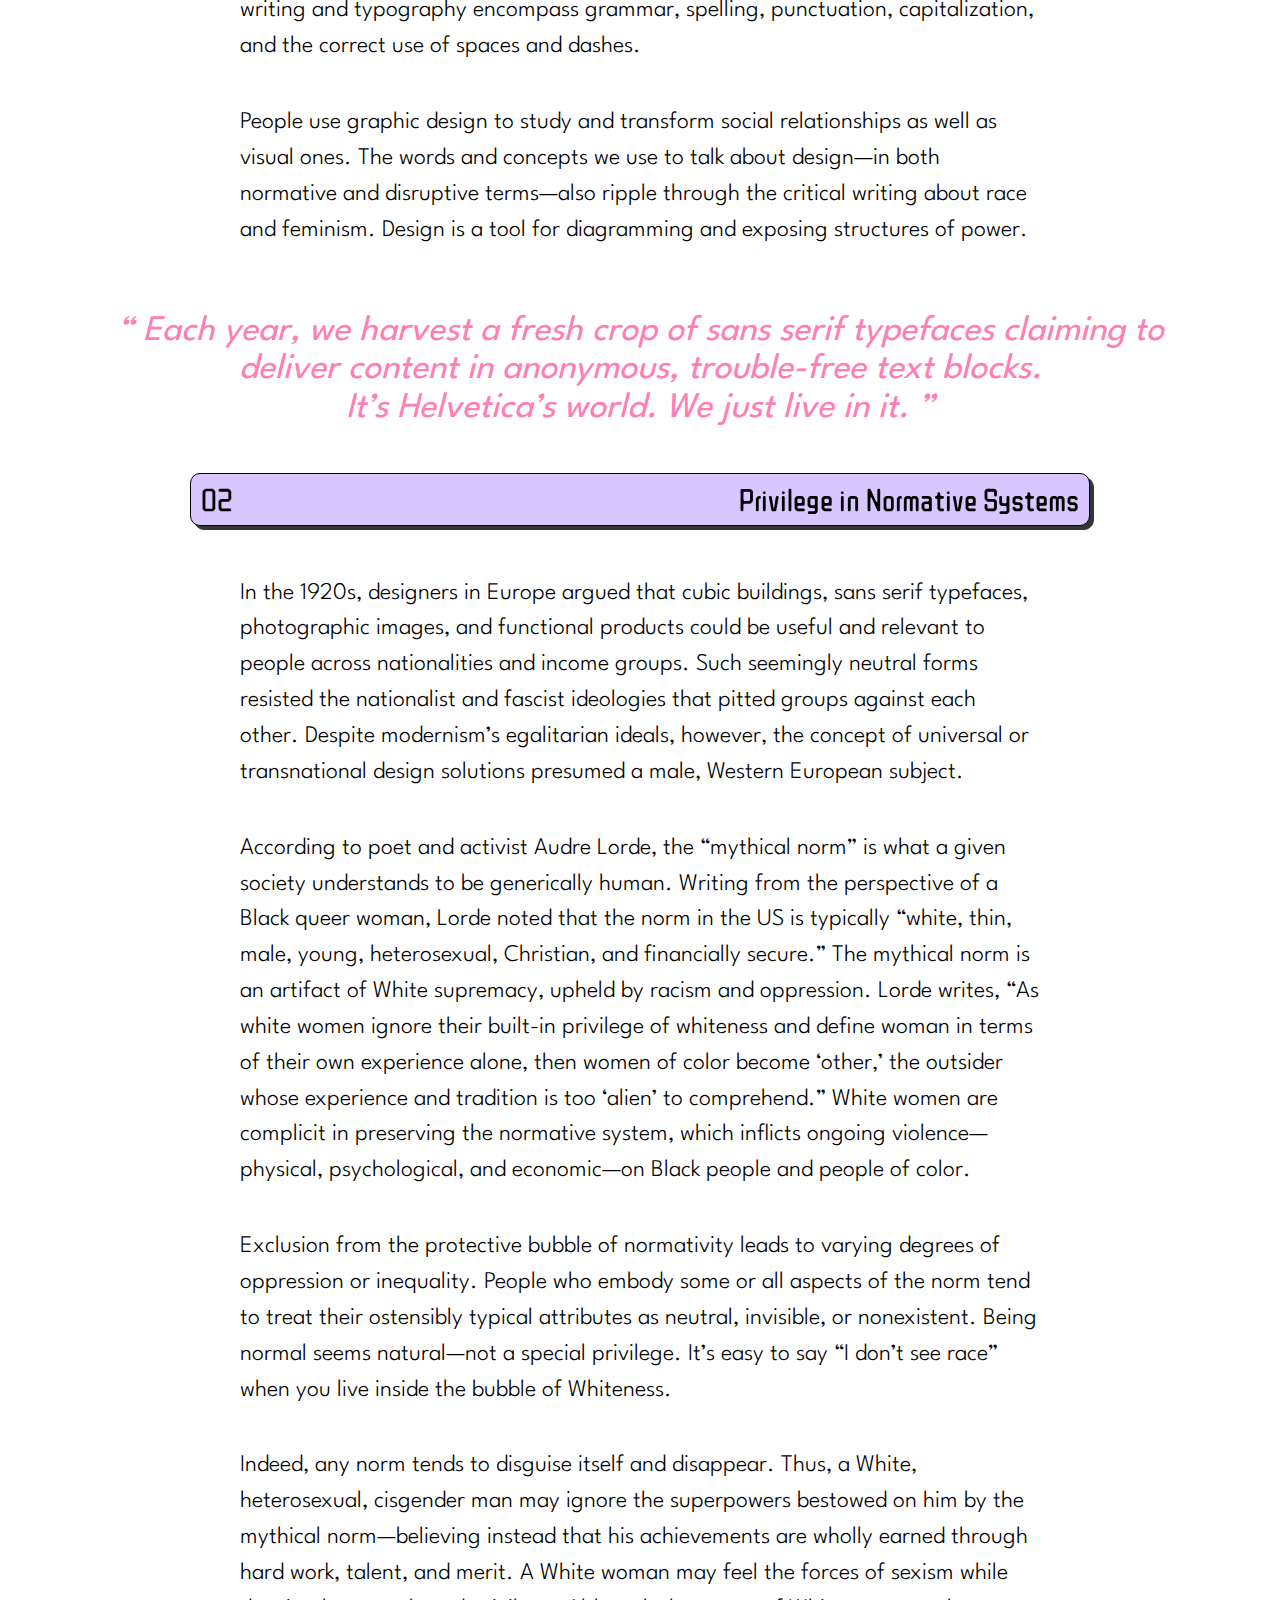
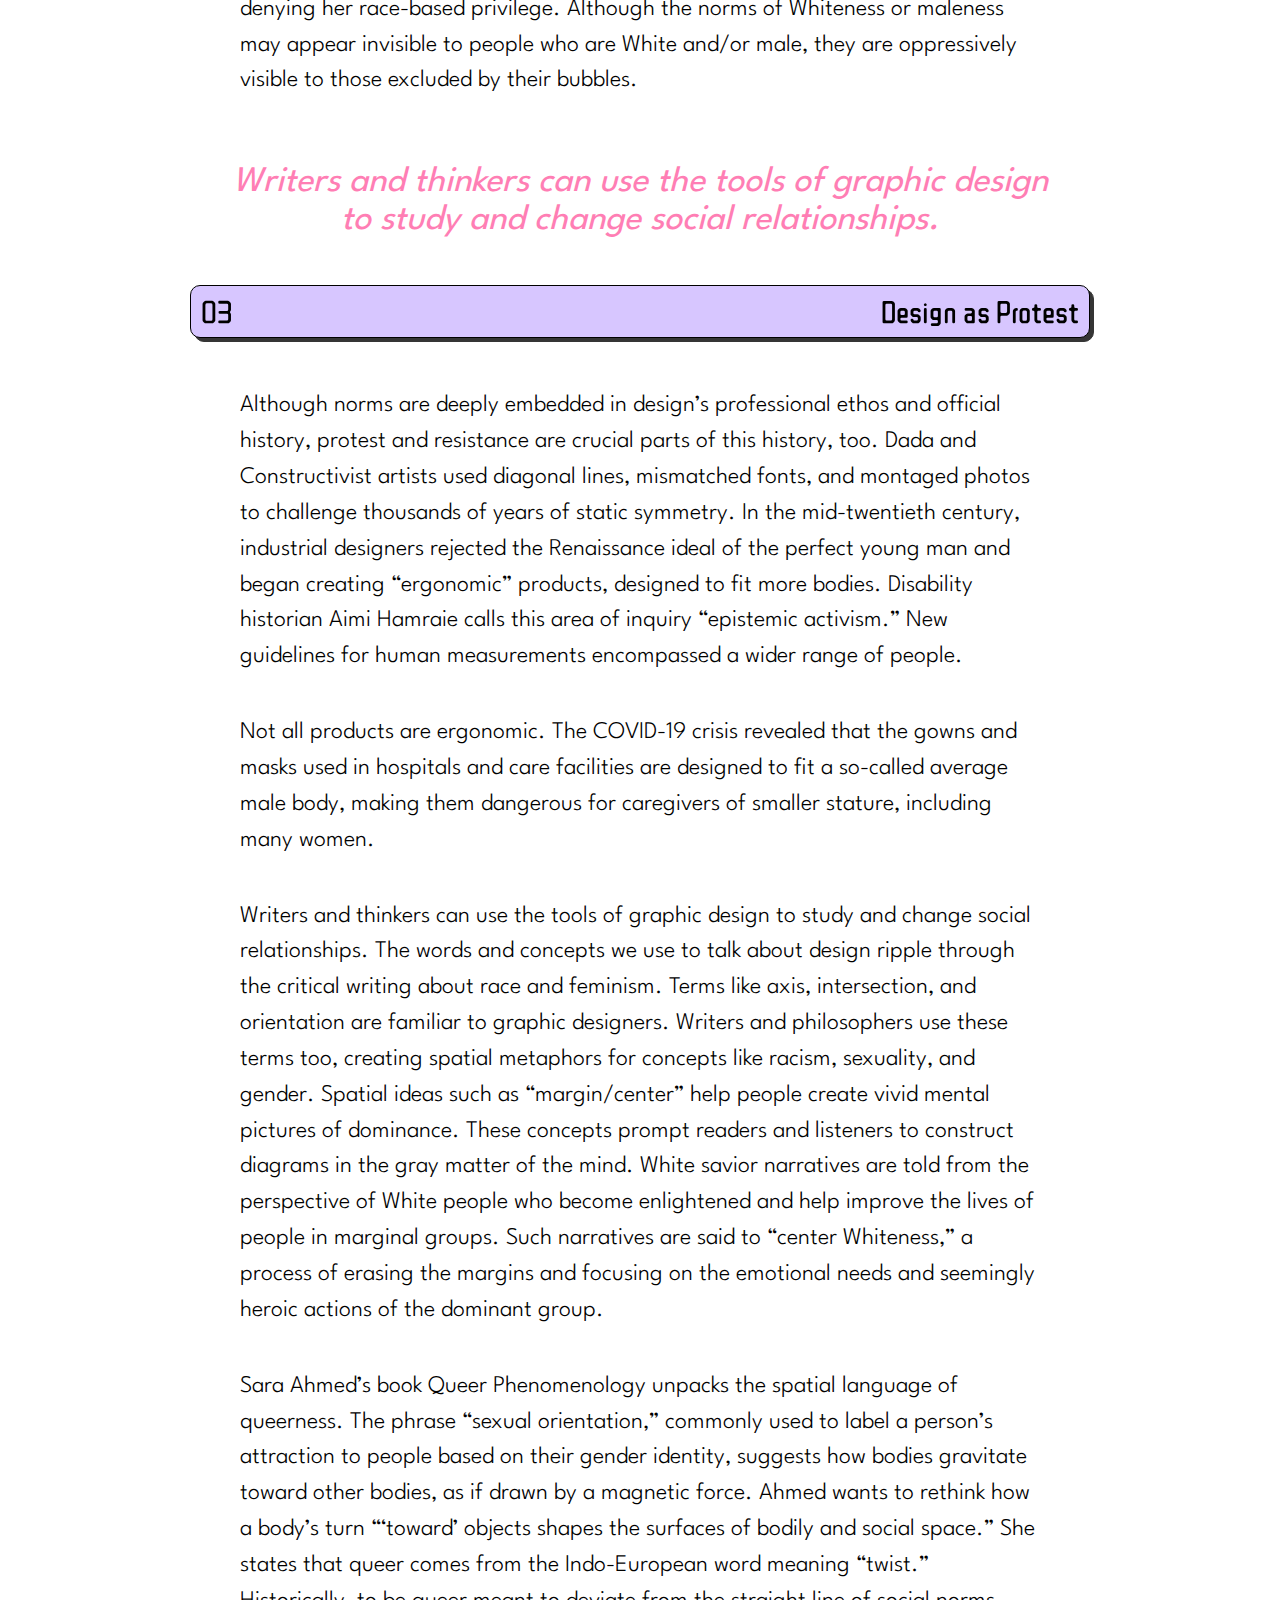
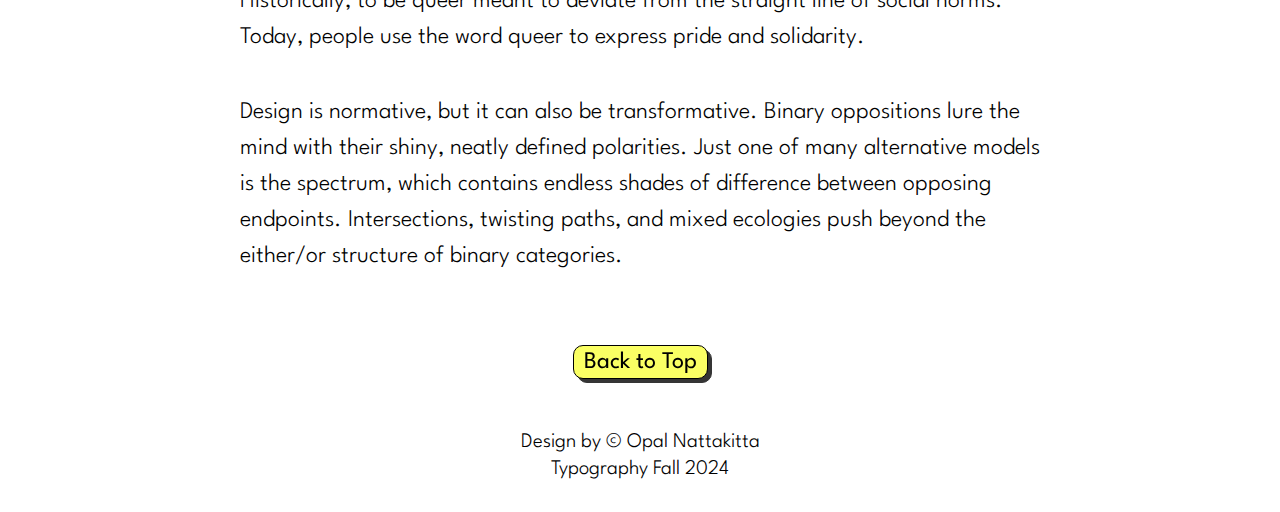
<file: third-article/index.html>
<html>
	<head>
		<title>Binding</title>
		<meta name="viewport" content="width=device-width, initial-scale=1">
		<link href="../assets/reset.css" rel="stylesheet">
		<link href="../assets/common.css" rel="stylesheet"> 
		<link href="style-third.css" rel="stylesheet">
		<!-- font import -->
		<style>
			@import url('https://fonts.googleapis.com/css2?family=Lexend:wght@100..900&display=swap');
			@import url('https://fonts.googleapis.com/css2?family=League+Spartan:wght@100..900&family=Lexend:wght@100..900&display=swap');
			@import url('https://fonts.googleapis.com/css2?family=DM+Sans:ital,opsz,wght@0,9..40,100..1000;1,9..40,100..1000&family=Fredoka:wght@300..700&family=League+Spartan:wght@100..900&family=Lexend:wght@100..900&display=swap');
			@import url('https://fonts.googleapis.com/css2?family=DM+Sans:ital,opsz,wght@0,9..40,100..1000;1,9..40,100..1000&family=Fredoka:wght@300..700&family=League+Spartan:wght@100..900&family=Lexend:wght@100..900&display=swap');
			@import url('https://fonts.googleapis.com/css2?family=Coda:wght@400;800&family=DM+Sans:ital,opsz,wght@0,9..40,100..1000;1,9..40,100..1000&family=Fredoka:wght@300..700&family=League+Spartan:wght@100..900&family=Lexend:wght@100..900&display=swap');
			@import url('https://fonts.googleapis.com/css2?family=Coda:wght@400;800&family=DM+Sans:ital,opsz,wght@0,9..40,100..1000;1,9..40,100..1000&family=Fredoka:wght@300..700&family=League+Spartan:wght@100..900&family=Lexend:wght@100..900&family=Poppins:ital,wght@0,100;0,200;0,300;0,400;0,500;0,600;0,700;0,800;0,900;1,100;1,200;1,300;1,400;1,500;1,600;1,700;1,800;1,900&display=swap');
			@import url('https://fonts.googleapis.com/css2?family=Bodoni+Moda:ital,opsz,wght@0,6..96,400..900;1,6..96,400..900&family=Coda:wght@400;800&family=DM+Sans:ital,opsz,wght@0,9..40,100..1000;1,9..40,100..1000&family=Fredoka:wght@300..700&family=League+Spartan:wght@100..900&family=Lexend:wght@100..900&family=Poppins:ital,wght@0,100;0,200;0,300;0,400;0,500;0,600;0,700;0,800;0,900;1,100;1,200;1,300;1,400;1,500;1,600;1,700;1,800;1,900&display=swap');
			/* for title animation */
			@import url('https://fonts.googleapis.com/css2?family=Bodoni+Moda:ital,opsz,wght@0,6..96,400..900;1,6..96,400..900&family=Coda:wght@400;800&family=DM+Sans:ital,opsz,wght@0,9..40,100..1000;1,9..40,100..1000&family=Fredoka:wght@300..700&family=League+Spartan:wght@100..900&family=Lexend:wght@100..900&family=Poppins:ital,wght@0,100;0,200;0,300;0,400;0,500;0,600;0,700;0,800;0,900;1,100;1,200;1,300;1,400;1,500;1,600;1,700;1,800;1,900&family=ZCOOL+QingKe+HuangYou&display=swap');
			@import url('https://fonts.googleapis.com/css2?family=Bodoni+Moda:ital,opsz,wght@0,6..96,400..900;1,6..96,400..900&family=Coda:wght@400;800&family=DM+Sans:ital,opsz,wght@0,9..40,100..1000;1,9..40,100..1000&family=Fredoka:wght@300..700&family=League+Spartan:wght@100..900&family=Lexend:wght@100..900&family=Poppins:ital,wght@0,100;0,200;0,300;0,400;0,500;0,600;0,700;0,800;0,900;1,100;1,200;1,300;1,400;1,500;1,600;1,700;1,800;1,900&family=Tangerine:wght@400;700&family=ZCOOL+QingKe+HuangYou&display=swap');
			@import url('https://fonts.googleapis.com/css2?family=Bodoni+Moda:ital,opsz,wght@0,6..96,400..900;1,6..96,400..900&family=Coda:wght@400;800&family=DM+Sans:ital,opsz,wght@0,9..40,100..1000;1,9..40,100..1000&family=Fredoka:wght@300..700&family=League+Spartan:wght@100..900&family=Lexend:wght@100..900&family=Pixelify+Sans:wght@400..700&family=Poppins:ital,wght@0,100;0,200;0,300;0,400;0,500;0,600;0,700;0,800;0,900;1,100;1,200;1,300;1,400;1,500;1,600;1,700;1,800;1,900&family=Tangerine:wght@400;700&family=ZCOOL+QingKe+HuangYou&display=swap');
			@import url('https://fonts.googleapis.com/css2?family=Bodoni+Moda:ital,opsz,wght@0,6..96,400..900;1,6..96,400..900&family=Coda:wght@400;800&family=Comfortaa:wght@300..700&family=DM+Sans:ital,opsz,wght@0,9..40,100..1000;1,9..40,100..1000&family=Fredoka:wght@300..700&family=League+Spartan:wght@100..900&family=Lexend:wght@100..900&family=Pixelify+Sans:wght@400..700&family=Poppins:ital,wght@0,100;0,200;0,300;0,400;0,500;0,600;0,700;0,800;0,900;1,100;1,200;1,300;1,400;1,500;1,600;1,700;1,800;1,900&family=Tangerine:wght@400;700&family=ZCOOL+QingKe+HuangYou&display=swap');
		</style>
	</head>
	<body>
		<header>
			<span id="jumptop">
				<div class="decoding-head">
					<span class="title-change">D</span>
					<span class="title-change">e</span>
					<span class="title-change">c</span>
					<span class="title-change">o</span>
					<span class="title-change">d</span>
					<span class="title-change">i</span>
					<span class="title-change">n</span>
					<span class="title-change">g</span>
				</div>
			</span>
			<nav>
				<ul class="nav-bar">
					<li>
						<a href="../">Home</a>
					</li>
					<li class="current-page">
						<a href="../first-article/">First</a>	
					</li>
					<li>
						<a href="../second-article/">Second</a>
					</li>
					<li>
						<a href="../third-article/">Third</a>
					</li>
				</ul>
			</nav>
			<hgroup class="container-sub">
				<div>
						<h1>There Is No Such Thing As Neutral Graphic Design</h1>
						<p class="first-paragraph">
							Design is normative but it can also be transformative.
						</p>
							<div class="author-block">
								<p>Ellen Lupton and Leslie Xia - May 24, 2021</p>
							</div>
				</div>
				<div class="nav-sub">
					<a class="nav-button" href="#sub1">Hidden Power of Design Norms</a>
					<a class="nav-button" href="#sub2">Privilege in Normative Systems</a>
					<a class="nav-button" href="#sub3">Design as Protest</a>
				</div>	
			</hgroup>
			<blockquote>
				What does it mean to design “normal” things for “normal” people?
			</blockquote>
		</header>
		<div class="container-loop">
			<p class="loop-text">No Neutral Graphic Design</p>
			<p class="loop-text">No Neutral Graphic Design</p>
			<p class="loop-text">No Neutral Graphic Design</p>
			<p class="loop-text">No Neutral Graphic Design</p>
			<p class="loop-text">No Neutral Graphic Design</p>
			<p class="loop-text">No Neutral Graphic Design</p>
			<p class="loop-text">No Neutral Graphic Design</p>
			<p class="loop-text">No Neutral Graphic Design</p>
		</div>
		<main>
			<article>
				<span id="sub1">
				<section>
					<ol>
						<li>01</li>
						<li>Hidden Power of Design Norms</li>
					</ol>
				</span>

					<p>
						What does it mean to design “normal” things for “normal” people? Western society defines certain individuals and communities as average and ordinary, while everyone else is something other. People living inside the norm bubble often don’t recognize their own special status, because norms aren’t supposed to be special. Synonyms for the word normal include standard, average, typical, and ordinary. Norms are invisible, becoming present only when they rub up against difference.
					</p>

					<p>
						Graphic designers are in the norm business. We employ legible fonts and familiar interface conventions in order to churn out seemingly neutral, user-friendly messages. We use grids, hierarchies, and tasteful type pairings to unify publications and websites. We produce brand standards and corporate identity manuals to regulate the public image of companies and institutions. Each year, we harvest a fresh crop of sans serif typefaces claiming to deliver content in anonymous, trouble-free text blocks. It’s Helvetica’s world. We just live in it.
					</p>

					<p>
						Norms appear throughout design culture. Uniforms and road signs are norms. Icons and emoji are norms. Style sheets, templates, and content management systems are norms. Social media interfaces are norms. At its core, typography is a norm, invented to reproduce text in a consistent, error-free manner. The rules of writing and typography encompass grammar, spelling, punctuation, capitalization, and the correct use of spaces and dashes.
					</p>

					<p>
						People use graphic design to study and transform social relationships as well as visual ones. The words and concepts we use to talk about design—in both normative and disruptive terms—also ripple through the critical writing about race and feminism. Design is a tool for diagramming and exposing structures of power.
					</p>
				</section>

				<aside>
					<h3></h3>
					<p>“ Each year, we harvest a fresh crop of sans serif typefaces claiming to deliver content in anonymous, trouble-free text blocks.<br> It’s Helvetica’s world. We just live in it. ”</p>
				</aside>
				
				<span id="sub2">
				<section>
					<ol>
						<li>02</li>
						<li>Privilege in Normative Systems</li>
					</ol>
				</span>
					<p>
						In the 1920s, designers in Europe argued that cubic buildings, sans serif typefaces, photographic images, and functional products could be useful and relevant to people across nationalities and income groups. Such seemingly neutral forms resisted the nationalist and fascist ideologies that pitted groups against each other. Despite modernism’s egalitarian ideals, however, the concept of universal or transnational design solutions presumed a male, Western European subject.
					</p>
					<p>
						According to poet and activist Audre Lorde, the “mythical norm” is what a given society understands to be generically human. Writing from the perspective of a Black queer woman, Lorde noted that the norm in the US is typically “white, thin, male, young, heterosexual, Christian, and financially secure.” The mythical norm is an artifact of White supremacy, upheld by racism and oppression. Lorde writes, “As white women ignore their built-in privilege of whiteness and define woman in terms of their own experience alone, then women of color become ‘other,’ the outsider whose experience and tradition is too ‘alien’ to comprehend.” White women are complicit in preserving the normative system, which inflicts ongoing violence—physical, psychological, and economic—on Black people and people of color.
					</p>
					<p>
						Exclusion from the protective bubble of normativity leads to varying degrees of oppression or inequality. People who embody some or all aspects of the norm tend to treat their ostensibly typical attributes as neutral, invisible, or nonexistent. Being normal seems natural—not a special privilege. It’s easy to say “I don’t see race” when you live inside the bubble of Whiteness.
					</p>
					<p>
						Indeed, any norm tends to disguise itself and disappear. Thus, a White, heterosexual, cisgender man may ignore the superpowers bestowed on him by the mythical norm—believing instead that his achievements are wholly earned through hard work, talent, and merit. A White woman may feel the forces of sexism while denying her race-based privilege. Although the norms of Whiteness or maleness may appear invisible to people who are White and/or male, they are oppressively visible to those excluded by their bubbles.
					</p>
				</section>

				<aside>
					<p>
						Writers and thinkers can use the tools of graphic design<br> to study and change social relationships.
					</p>
				</aside>
	
				<span id="sub3">
				<section>
					<ol>
						<li>03</li>
						<li>Design as Protest</li>
					</ol>
				</span>
					<p>
						Although norms are deeply embedded in design’s professional ethos and official history, protest and resistance are crucial parts of this history, too. Dada and Constructivist artists used diagonal lines, mismatched fonts, and montaged photos to challenge thousands of years of static symmetry. In the mid-twentieth century, industrial designers rejected the Renaissance ideal of the perfect young man and began creating “ergonomic” products, designed to fit more bodies. Disability historian Aimi Hamraie calls this area of inquiry “epistemic activism.” New guidelines for human measurements encompassed a wider range of people.
					</p>
					<p>
						Not all products are ergonomic. The COVID-19 crisis revealed that the gowns and masks used in hospitals and care facilities are designed to fit a so-called average male body, making them dangerous for caregivers of smaller stature, including many women.
					</p>

					<p>
						Writers and thinkers can use the tools of graphic design to study and change social relationships. The words and concepts we use to talk about design ripple through the critical writing about race and feminism. Terms like axis, intersection, and orientation are familiar to graphic designers. Writers and philosophers use these terms too, creating spatial metaphors for concepts like racism, sexuality, and gender. Spatial ideas such as “margin/center” help people create vivid mental pictures of dominance. These concepts prompt readers and listeners to construct diagrams in the gray matter of the mind. White savior narratives are told from the perspective of White people who become enlightened and help improve the lives of people in marginal groups. Such narratives are said to “center Whiteness,” a process of erasing the margins and focusing on the emotional needs and seemingly heroic actions of the dominant group.
					</p>

					<p>
						Sara Ahmed’s book Queer Phenomenology unpacks the spatial language of queerness. The phrase “sexual orientation,” commonly used to label a person’s attraction to people based on their gender identity, suggests how bodies gravitate toward other bodies, as if drawn by a magnetic force. Ahmed wants to rethink how a body’s turn “‘toward’ objects shapes the surfaces of bodily and social space.” She states that queer comes from the Indo-European word meaning “twist.” Historically, to be queer meant to deviate from the straight line of social norms. Today, people use the word queer to express pride and solidarity.
					</p>

					<p>
						Design is normative, but it can also be transformative. Binary oppositions lure the mind with their shiny, neatly defined polarities. Just one of many alternative models is the spectrum, which contains endless shades of difference between opposing endpoints. Intersections, twisting paths, and mixed ecologies push beyond the either/or structure of binary categories. 
					</p>
				</section>
				<div class="container-backtop">
				<a class="back-top" href="#jumptop">Back to Top</a>
				</div>
			</article>
		</main>
		<footer id="footer">
			<p>Design by © Opal Nattakitta</p>
			<p>Typography Fall 2024</p>
			</div>
		</footer>
	</body>
</html>
</file>
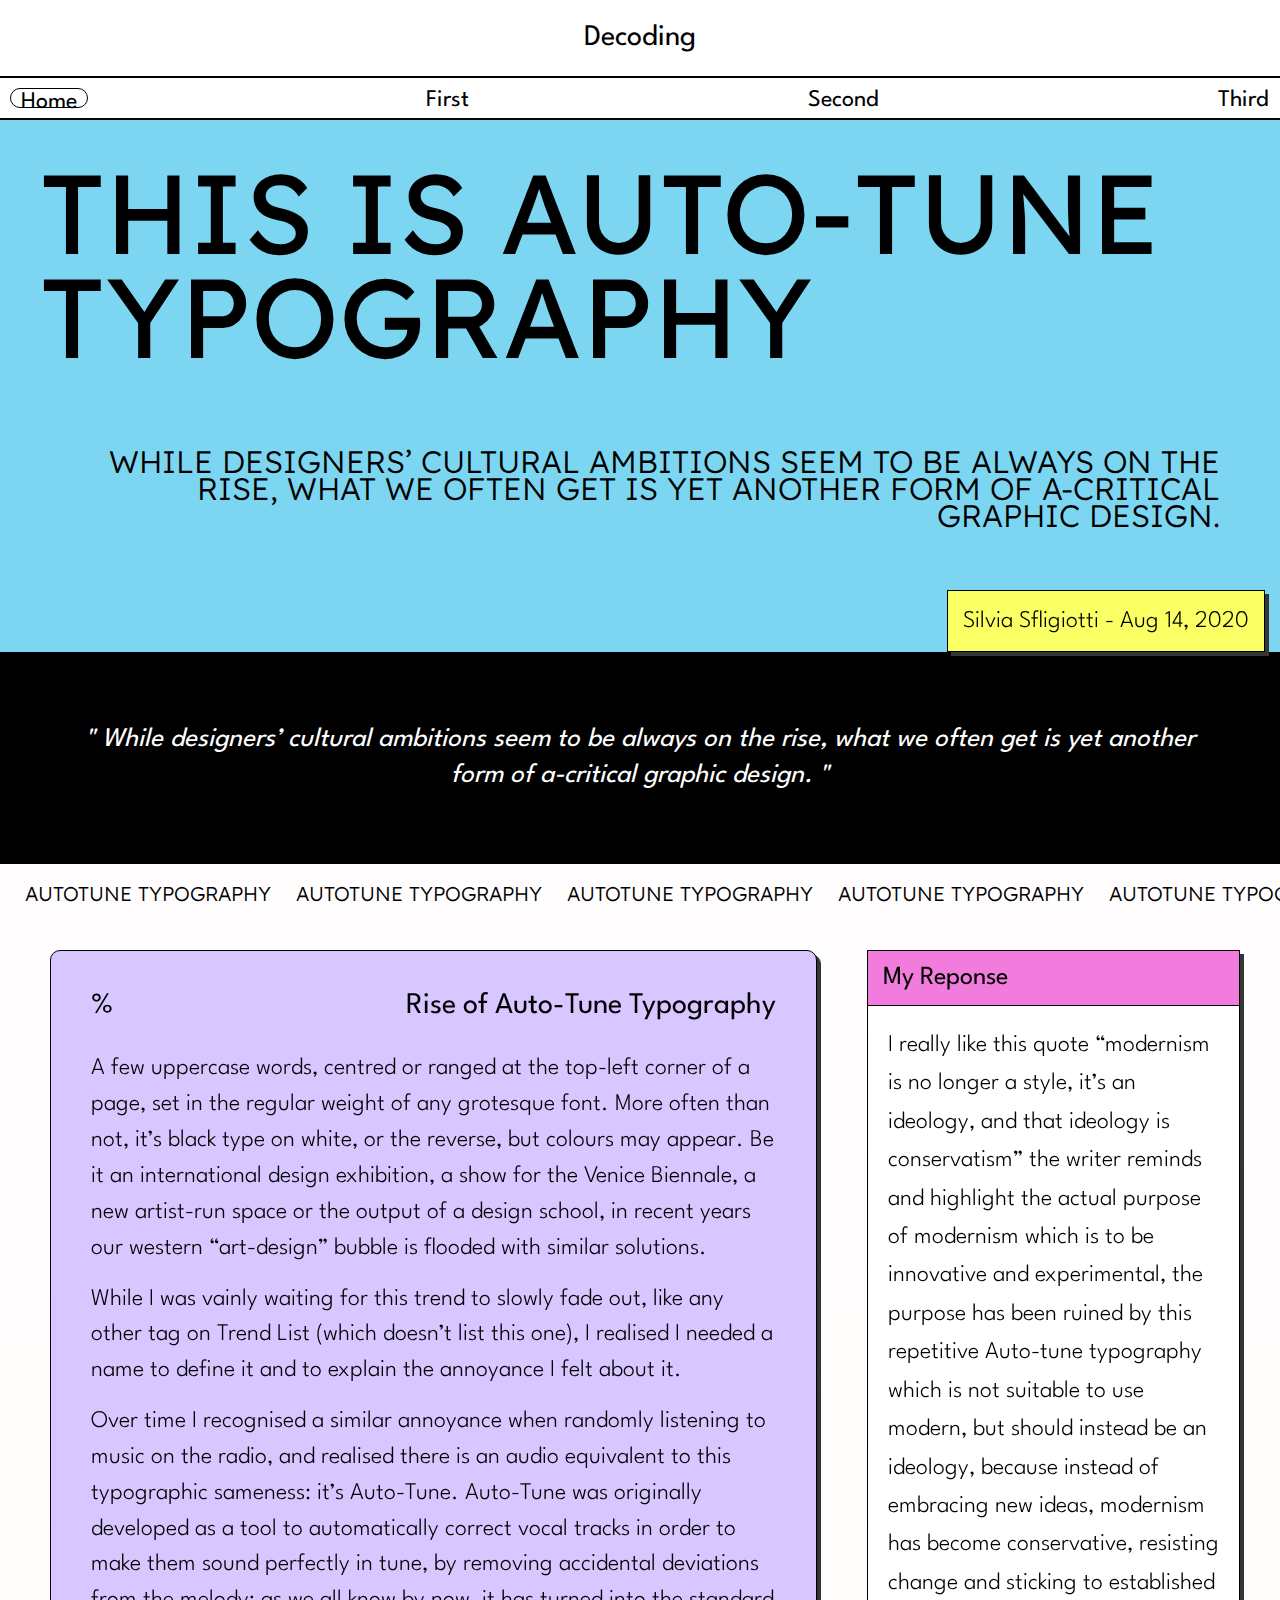
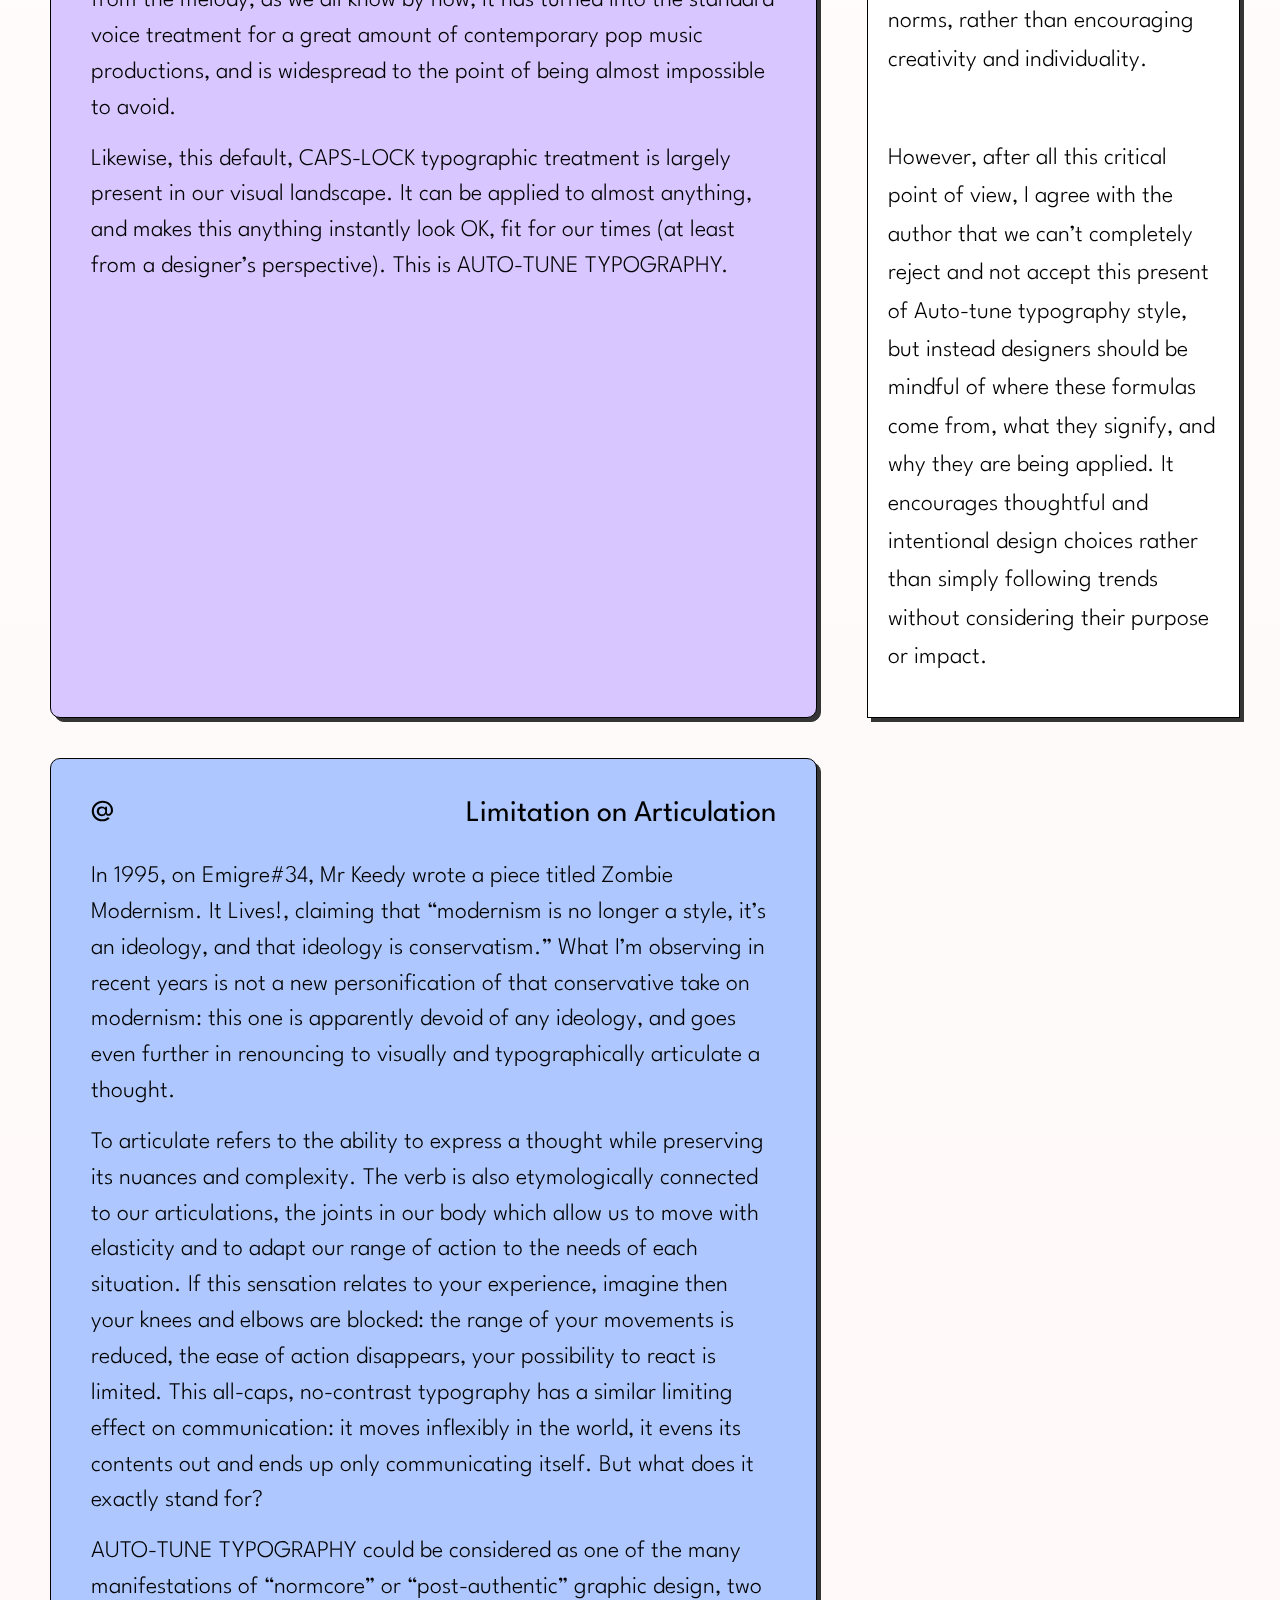
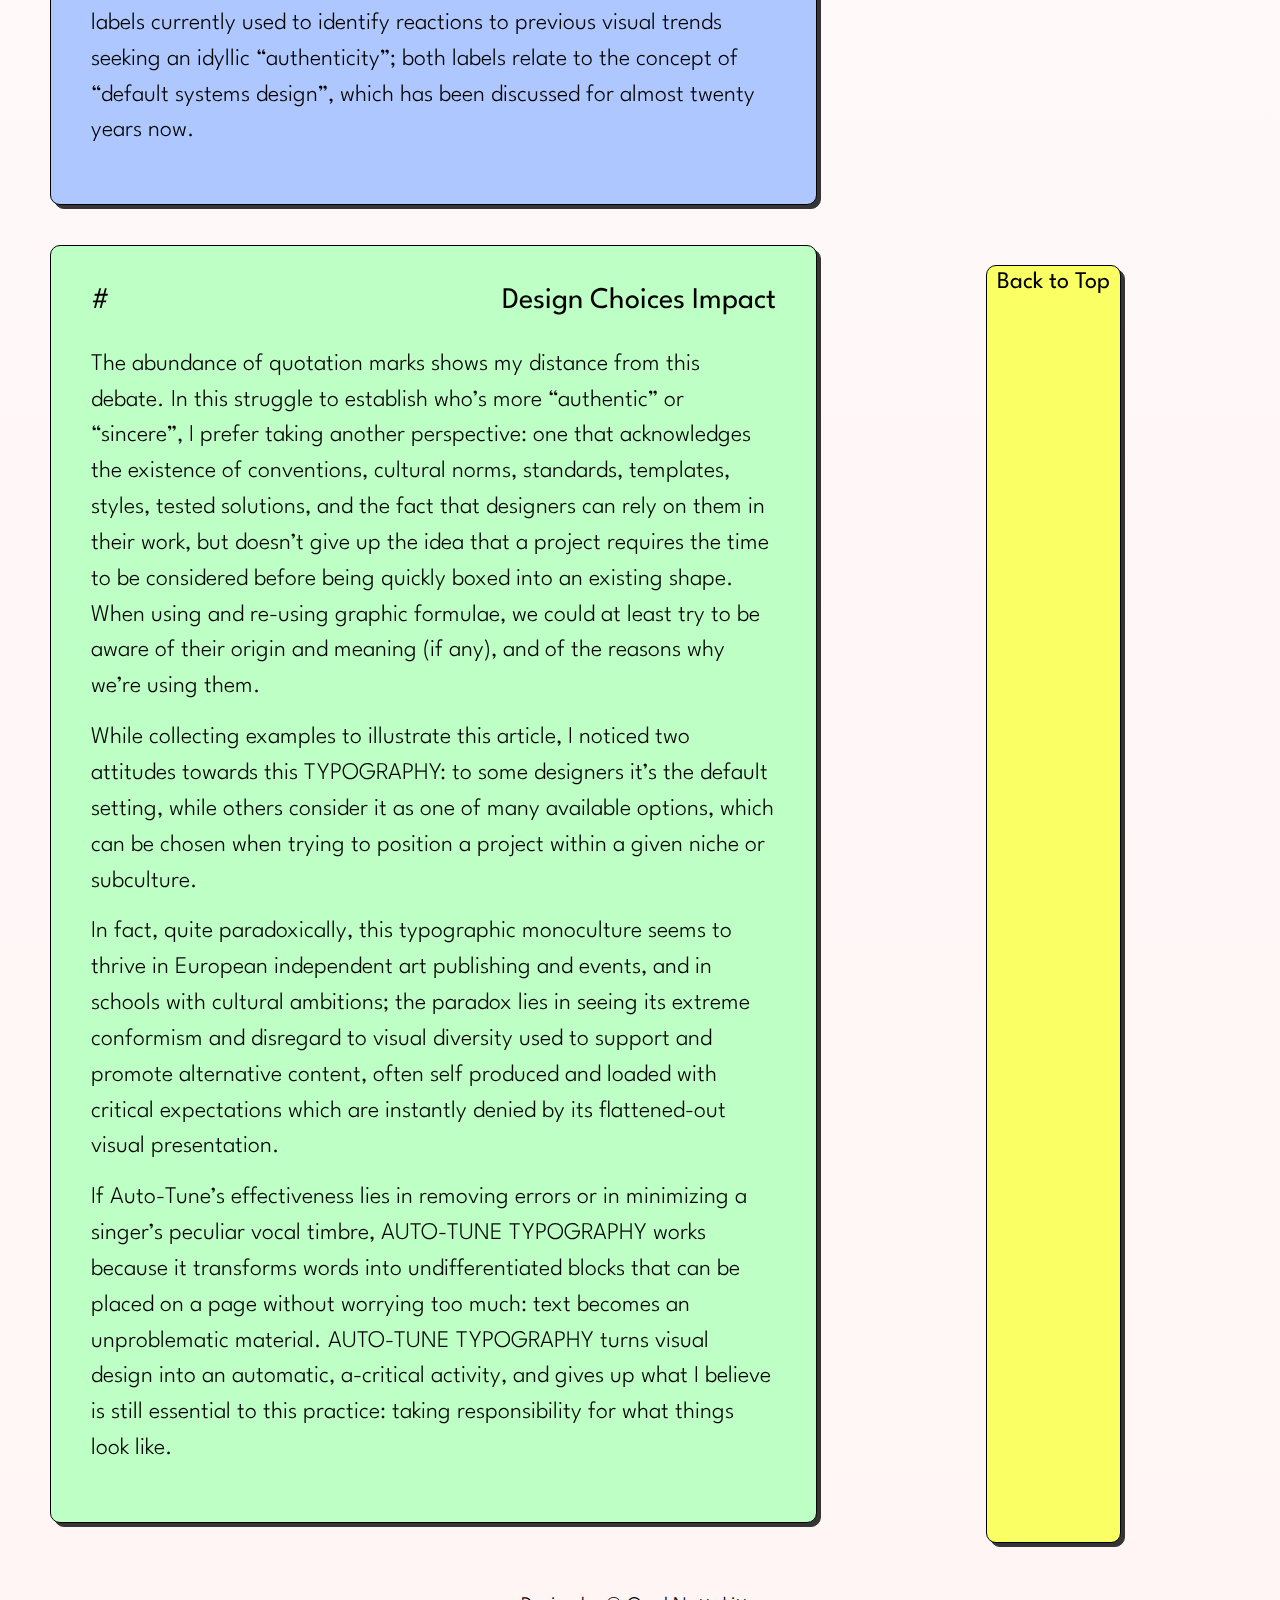
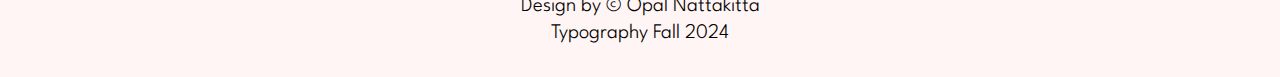
<file: first-article/index-first.html>
<html>
	<head>
		<title>Binding</title>
		<meta name="viewport" content="width=device-width, initial-scale=1">
		<link href="../assets/reset.css" rel="stylesheet">
		<link href="../assets/common.css" rel="stylesheet"> 
		<link href="style-first.css" rel="stylesheet">
		<!-- commmand backslack to comment out -->

		<!-- font import -->
		<style>
			@import url('https://fonts.googleapis.com/css2?family=Lexend:wght@100..900&display=swap');
			@import url('https://fonts.googleapis.com/css2?family=League+Spartan:wght@100..900&family=Lexend:wght@100..900&display=swap');
			@import url('https://fonts.googleapis.com/css2?family=DM+Sans:ital,opsz,wght@0,9..40,100..1000;1,9..40,100..1000&family=Fredoka:wght@300..700&family=League+Spartan:wght@100..900&family=Lexend:wght@100..900&display=swap');
			@import url('https://fonts.googleapis.com/css2?family=DM+Sans:ital,opsz,wght@0,9..40,100..1000;1,9..40,100..1000&family=Fredoka:wght@300..700&family=League+Spartan:wght@100..900&family=Lexend:wght@100..900&display=swap');
			@import url('https://fonts.googleapis.com/css2?family=Coda:wght@400;800&family=DM+Sans:ital,opsz,wght@0,9..40,100..1000;1,9..40,100..1000&family=Fredoka:wght@300..700&family=League+Spartan:wght@100..900&family=Lexend:wght@100..900&display=swap');
			@import url('https://fonts.googleapis.com/css2?family=Coda:wght@400;800&family=DM+Sans:ital,opsz,wght@0,9..40,100..1000;1,9..40,100..1000&family=Fredoka:wght@300..700&family=League+Spartan:wght@100..900&family=Lexend:wght@100..900&family=Poppins:ital,wght@0,100;0,200;0,300;0,400;0,500;0,600;0,700;0,800;0,900;1,100;1,200;1,300;1,400;1,500;1,600;1,700;1,800;1,900&display=swap');
			@import url('https://fonts.googleapis.com/css2?family=Bodoni+Moda:ital,opsz,wght@0,6..96,400..900;1,6..96,400..900&family=Coda:wght@400;800&family=DM+Sans:ital,opsz,wght@0,9..40,100..1000;1,9..40,100..1000&family=Fredoka:wght@300..700&family=League+Spartan:wght@100..900&family=Lexend:wght@100..900&family=Poppins:ital,wght@0,100;0,200;0,300;0,400;0,500;0,600;0,700;0,800;0,900;1,100;1,200;1,300;1,400;1,500;1,600;1,700;1,800;1,900&display=swap');
			/* for title animation */
			@import url('https://fonts.googleapis.com/css2?family=Bodoni+Moda:ital,opsz,wght@0,6..96,400..900;1,6..96,400..900&family=Coda:wght@400;800&family=DM+Sans:ital,opsz,wght@0,9..40,100..1000;1,9..40,100..1000&family=Fredoka:wght@300..700&family=League+Spartan:wght@100..900&family=Lexend:wght@100..900&family=Poppins:ital,wght@0,100;0,200;0,300;0,400;0,500;0,600;0,700;0,800;0,900;1,100;1,200;1,300;1,400;1,500;1,600;1,700;1,800;1,900&family=ZCOOL+QingKe+HuangYou&display=swap');
			@import url('https://fonts.googleapis.com/css2?family=Bodoni+Moda:ital,opsz,wght@0,6..96,400..900;1,6..96,400..900&family=Coda:wght@400;800&family=DM+Sans:ital,opsz,wght@0,9..40,100..1000;1,9..40,100..1000&family=Fredoka:wght@300..700&family=League+Spartan:wght@100..900&family=Lexend:wght@100..900&family=Poppins:ital,wght@0,100;0,200;0,300;0,400;0,500;0,600;0,700;0,800;0,900;1,100;1,200;1,300;1,400;1,500;1,600;1,700;1,800;1,900&family=Tangerine:wght@400;700&family=ZCOOL+QingKe+HuangYou&display=swap');
			@import url('https://fonts.googleapis.com/css2?family=Bodoni+Moda:ital,opsz,wght@0,6..96,400..900;1,6..96,400..900&family=Coda:wght@400;800&family=DM+Sans:ital,opsz,wght@0,9..40,100..1000;1,9..40,100..1000&family=Fredoka:wght@300..700&family=League+Spartan:wght@100..900&family=Lexend:wght@100..900&family=Pixelify+Sans:wght@400..700&family=Poppins:ital,wght@0,100;0,200;0,300;0,400;0,500;0,600;0,700;0,800;0,900;1,100;1,200;1,300;1,400;1,500;1,600;1,700;1,800;1,900&family=Tangerine:wght@400;700&family=ZCOOL+QingKe+HuangYou&display=swap');
		</style>
	</head>
	<body>
		<header>
			<span id="jumptop">
			<div class="decoding-head">
				<span class="title-change">D</span>
				<span class="title-change">e</span>
				<span class="title-change">c</span>
				<span class="title-change">o</span>
				<span class="title-change">d</span>
				<span class="title-change">i</span>
				<span class="title-change">n</span>
				<span class="title-change">g</span>
			</div>
		</span>
			<nav>
				<ul class="nav-bar">
					<li id="home-button">
						<a href="../">Home</a>
					</li>
					<li>
						<a href="../first-article/index-first.html">First</a>	
					</li>
					<li>
						<a href="../second-article/index-second.html">Second</a>
					</li>
					<li>
						<a href="../third-article/index-third.html">Third</a>
					</li>
				</ul>
			</nav>
			<hgroup>
			<h1>THIS IS<br> AUTO-TUNE TYPOGRAPHY</h1>
			<!-- <p class="first-paragraph">The Critique of <span class="highlight-black">Standardization, Neutrality, and Default settings in design</span> limits creativity in today's Graphic Design.</p> -->
			<p class="first-paragraph">While designers’ cultural ambitions seem to be always on the rise, what we often get is yet another form of a-critical graphic design.</p>
			<div class="author-block">
				<p>Silvia Sfligiotti - Aug 14, 2020</p>
			</div>
			<div>
			</div>
			</hgroup>
			<blockquote>
				" While designers’ cultural ambitions seem to be always on the rise, what we often get is yet another form of a-critical graphic design. "
			</blockquote>
		</header>
		<div class="container-loop">
			<p class="loop-text">AUTOTUNE TYPOGRAPHY</p>
			<p class="loop-text">AUTOTUNE TYPOGRAPHY</p>
			<p class="loop-text">AUTOTUNE TYPOGRAPHY</p>
			<p class="loop-text">AUTOTUNE TYPOGRAPHY</p>
			<p class="loop-text">AUTOTUNE TYPOGRAPHY</p>
		</div>
		<main>
			<article>
				<section>
					<ol>
						<li>%</li>
						<li>Rise of Auto-Tune Typography</li>
					</ol>
					<!-- <hr>
					<h2>Auto-Tune Typography</h2> -->
					<p>A few uppercase words, centred or ranged at the top-left corner of a page, set in the regular weight of any grotesque font. More often than not, it’s black type on white, or the reverse, but colours may appear. Be it an international design exhibition, a show for the Venice Biennale, a new artist-run space or the output of a design school, in recent years our western “art-design” bubble is flooded with similar solutions.</p>

					<p>While I was vainly waiting for this trend to slowly fade out, like any other tag on Trend List (which doesn’t list this one), I realised I needed a name to define it and to explain the annoyance I felt about it.</p>

					<p>Over time I recognised a similar annoyance when randomly listening to music on the radio, and realised there is an audio equivalent to this typographic sameness: it’s Auto-Tune. Auto-Tune was originally developed as a tool to automatically correct vocal tracks in order to make them sound perfectly in tune, by removing accidental deviations from the melody; as we all know by now, it has turned into the standard voice treatment for a great amount of contemporary pop music productions, and is widespread to the point of being almost impossible to avoid.
					</p>

					<p>Likewise, this default, CAPS-LOCK typographic treatment is largely present in our visual landscape. It can be applied to almost anything, and makes this anything instantly look OK, fit for our times (at least from a designer’s perspective). This is AUTO-TUNE TYPOGRAPHY.</p>
				</section>
				
				<aside>
						<h3>My Reponse</h3>
						<p>
							I really like this quote “modernism is no longer a style, it’s an ideology, and that ideology is conservatism” the writer reminds and highlight the actual purpose of modernism which is to be innovative and experimental, the purpose has been ruined by this repetitive Auto-tune typography which is not suitable to use modern, but should instead be an ideology, because instead of embracing new ideas, modernism has become conservative, resisting change and sticking to established norms, rather than encouraging creativity and individuality. 
						</p>

						<p>
							However, after all this critical point of view, I agree with the author that we can’t completely reject and not accept this present of Auto-tune typography style, but instead designers should be mindful of where these formulas come from, what they signify, and why they are being applied. It encourages thoughtful and intentional design choices rather than simply following trends without considering their purpose or impact.
						</p>
				</aside>

				<section>
					<ol>
						<li>@</li>
						<li>Limitation on Articulation</li>
					</ol>
					<p>In 1995, on Emigre#34, Mr Keedy wrote a piece titled Zombie Modernism. It Lives!, claiming that “modernism is no longer a style, it’s an ideology, and that ideology is conservatism.” What I’m observing in recent years is not a new personification of that conservative take on modernism: this one is apparently devoid of any ideology, and goes even further in renouncing to visually and typographically articulate a thought.</p>

					<p>To articulate refers to the ability to express a thought while preserving its nuances and complexity. The verb is also etymologically connected to our articulations, the joints in our body which allow us to move with elasticity and to adapt our range of action to the needs of each situation. If this sensation relates to your experience, imagine then your knees and elbows are blocked: the range of your movements is reduced, the ease of action disappears, your possibility to react is limited. This all-caps, no-contrast typography has a similar limiting effect on communication: it moves inflexibly in the world, it evens its contents out and ends up only communicating itself. But what does it exactly stand for?</p>

					<p>AUTO-TUNE TYPOGRAPHY could be considered as one of the many manifestations of “normcore” or “post-authentic” graphic design, two labels currently used to identify reactions to previous visual trends seeking an idyllic “authenticity”; both labels relate to the concept of “default systems design”, which has been discussed for almost twenty years now.</p>
				</section>
<!-- 
				<aside>
					<p>
						I learn from this passage that, As a designer we should not think of this as the normcore or default system of typography design, but rather view it as another available option, although All Cap design does eliminate possible error, but it also limits designers down to creating end results that look similar. Designers should articulate their design and take responsible of how you convey your design
					</p>
				</aside> -->
				
				<div>
					<p></p>
				</div>

				<section>
					<ol>
						<li>#</li>
						<li>Design Choices Impact</li>
					</ol>
					<p>The abundance of quotation marks shows my distance from this debate. In this struggle to establish who’s more “authentic” or “sincere”, I prefer taking another perspective: one that acknowledges the existence of conventions, cultural norms, standards, templates, styles, tested solutions, and the fact that designers can rely on them in their work, but doesn’t give up the idea that a project requires the time to be considered before being quickly boxed into an existing shape. When using and re-using graphic formulae, we could at least try to be aware of their origin and meaning (if any), and of the reasons why we’re using them.</p>

					<p>While collecting examples to illustrate this article, I noticed two attitudes towards this TYPOGRAPHY: to some designers it’s the default setting, while others consider it as one of many available options, which can be chosen when trying to position a project within a given niche or subculture.</p>

					<p>In fact, quite paradoxically, this typographic monoculture seems to thrive in European independent art publishing and events, and in schools with cultural ambitions; the paradox lies in seeing its extreme conformism and disregard to visual diversity used to support and promote alternative content, often self produced and loaded with critical expectations which are instantly denied by its flattened-out visual presentation.
					</p>

					<p>If Auto-Tune’s effectiveness lies in removing errors or in minimizing a singer’s peculiar vocal timbre, AUTO-TUNE TYPOGRAPHY works because it transforms words into undifferentiated blocks that can be placed on a page without worrying too much: text becomes an unproblematic material. AUTO-TUNE TYPOGRAPHY turns visual design into an automatic, a-critical activity, and gives up what I believe is still essential to this practice: taking responsibility for what things look like.</p>
				</section>
				<div class="container-backtop">
					<a class="back-top" href="#jumptop">Back to Top</a>
				</div>
			</article>
		</main>
		<footer id="footer">
			<p>Design by © Opal Nattakitta</p>
			<p>Typography Fall 2024</p>
			</div>
		</footer>
	</body>
</html>
</file>
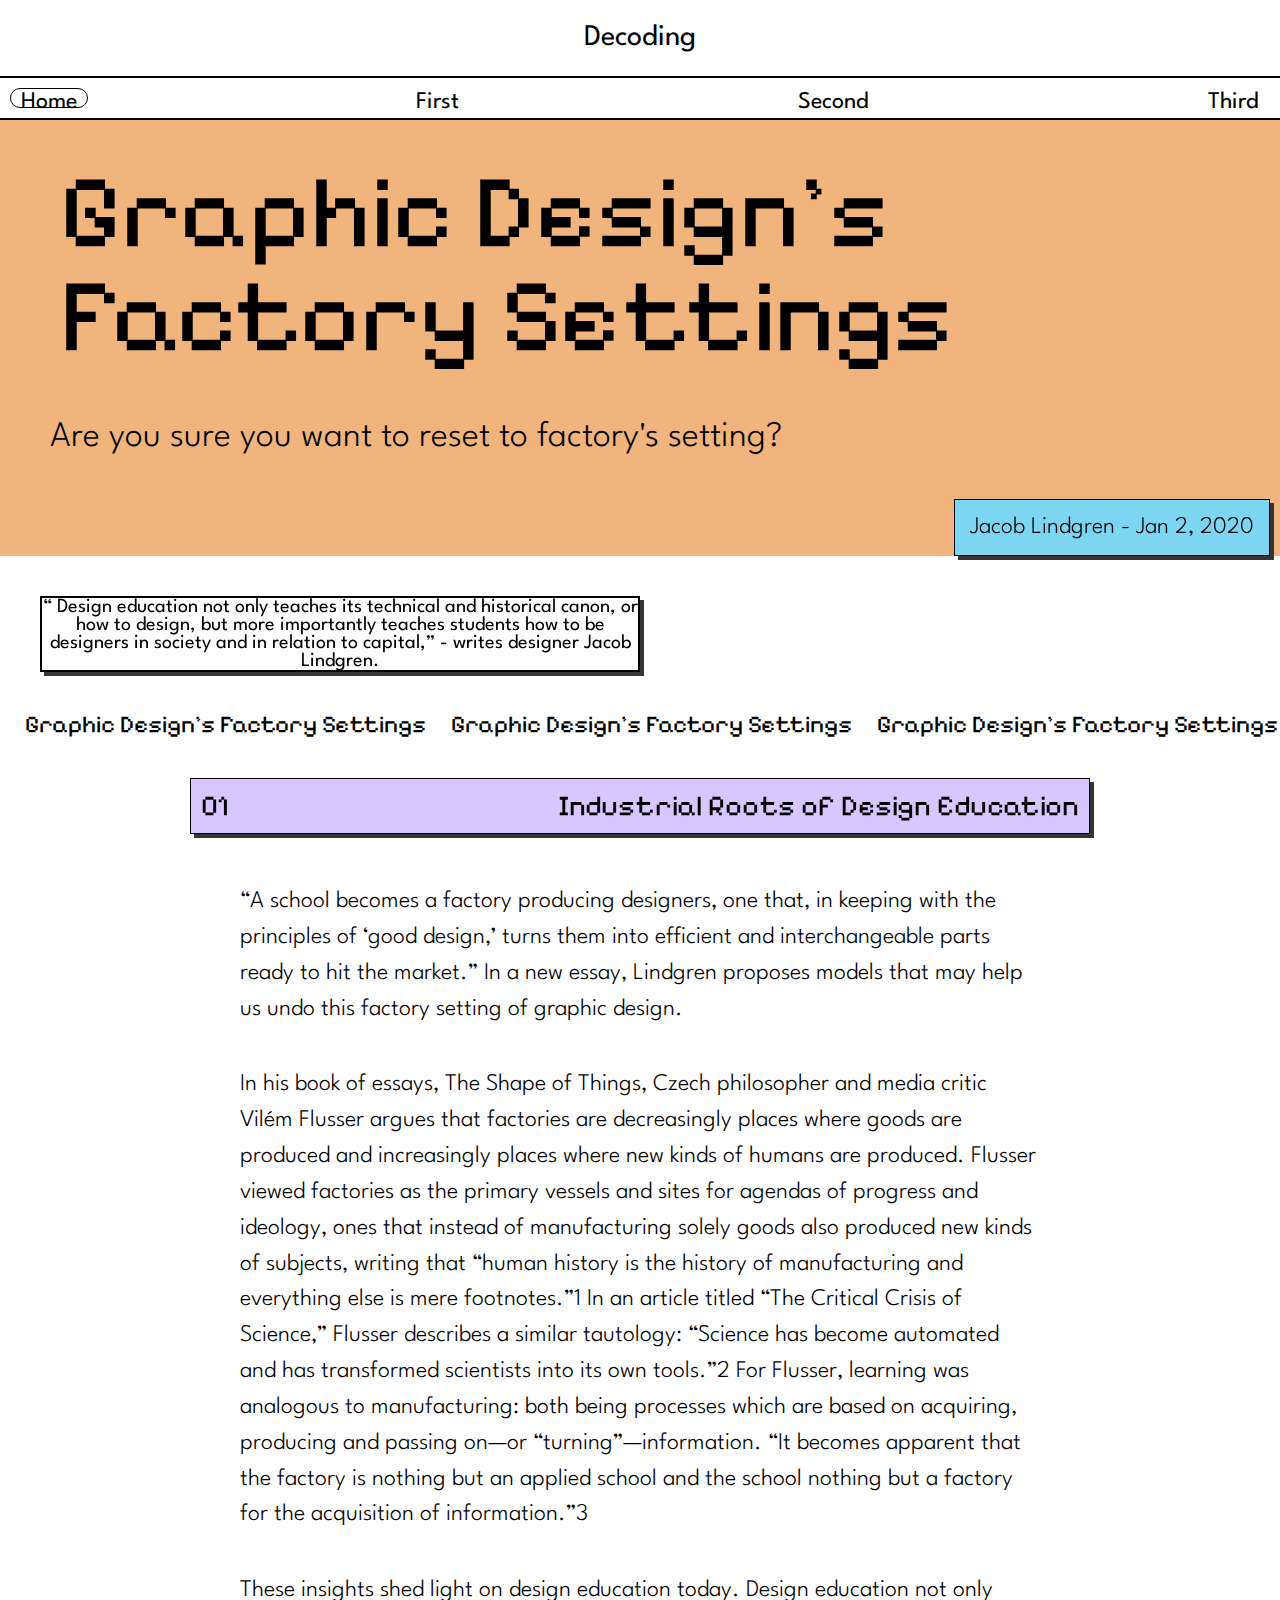
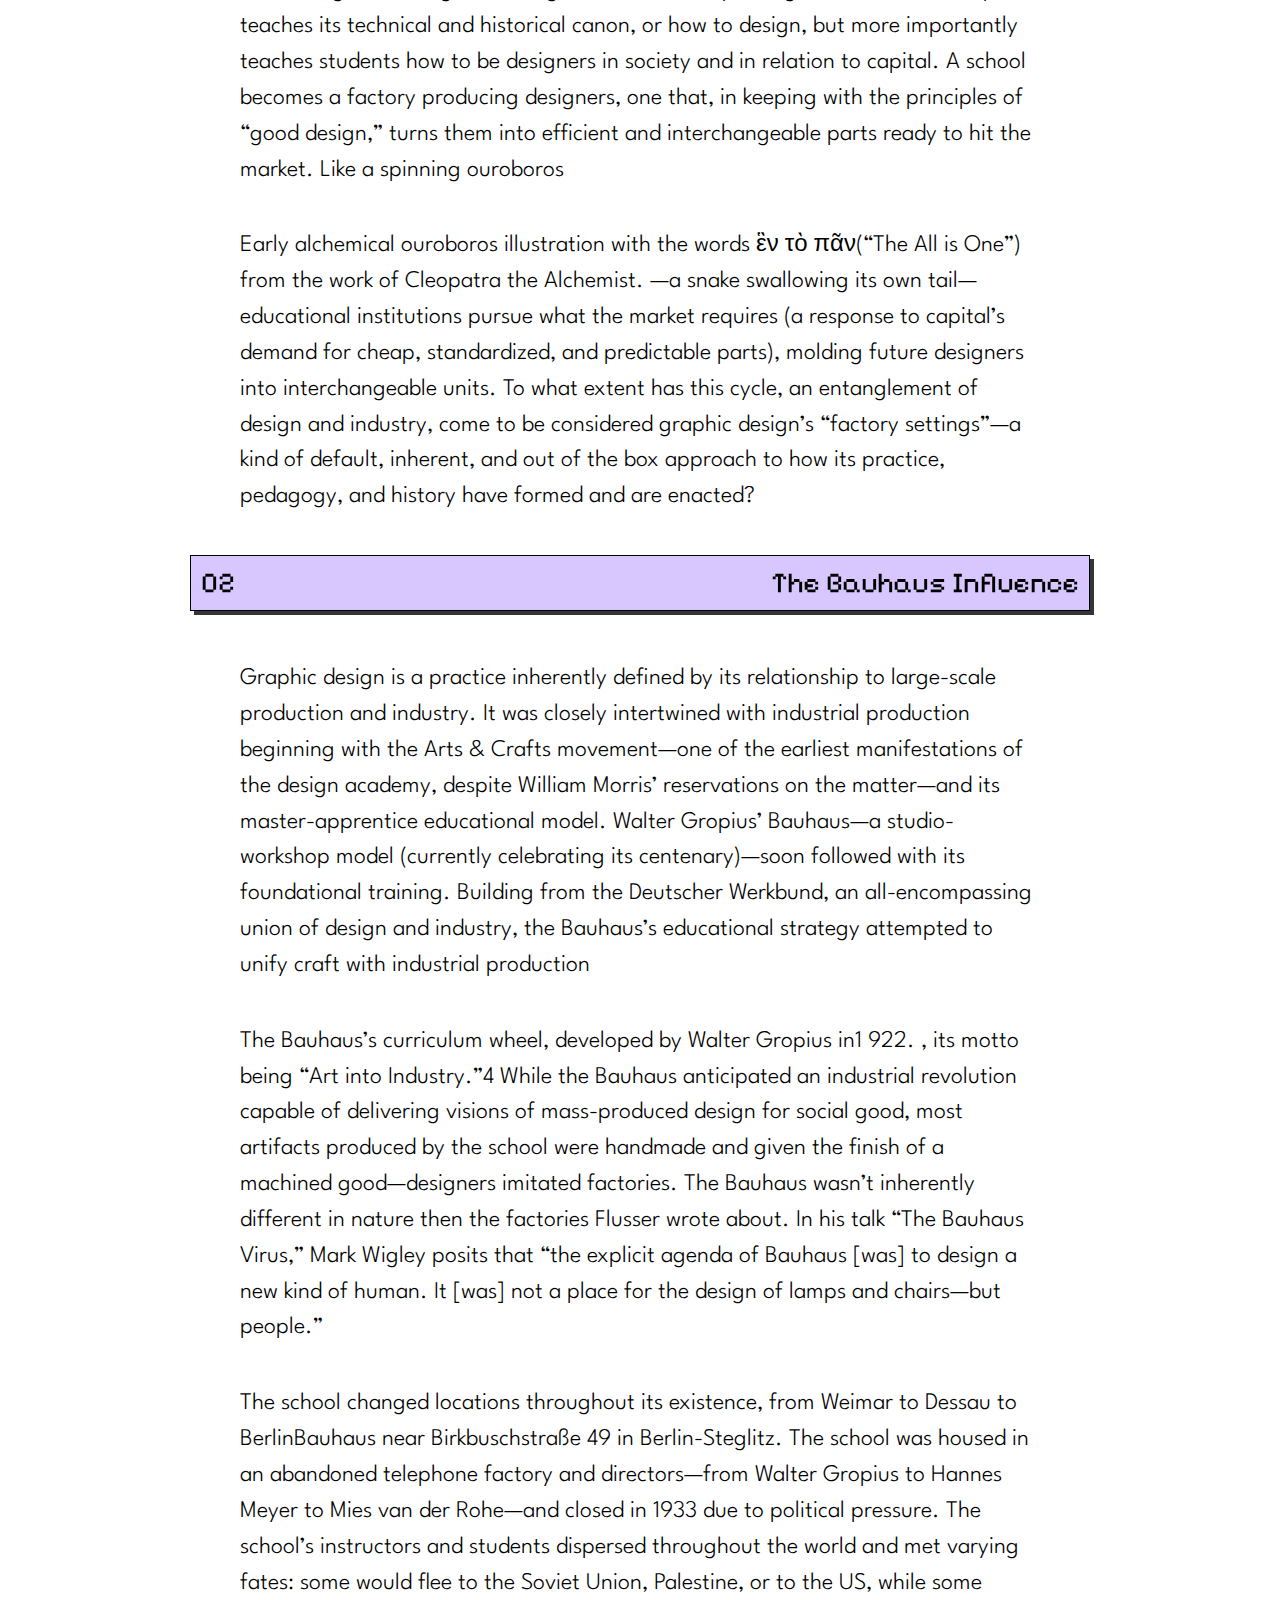
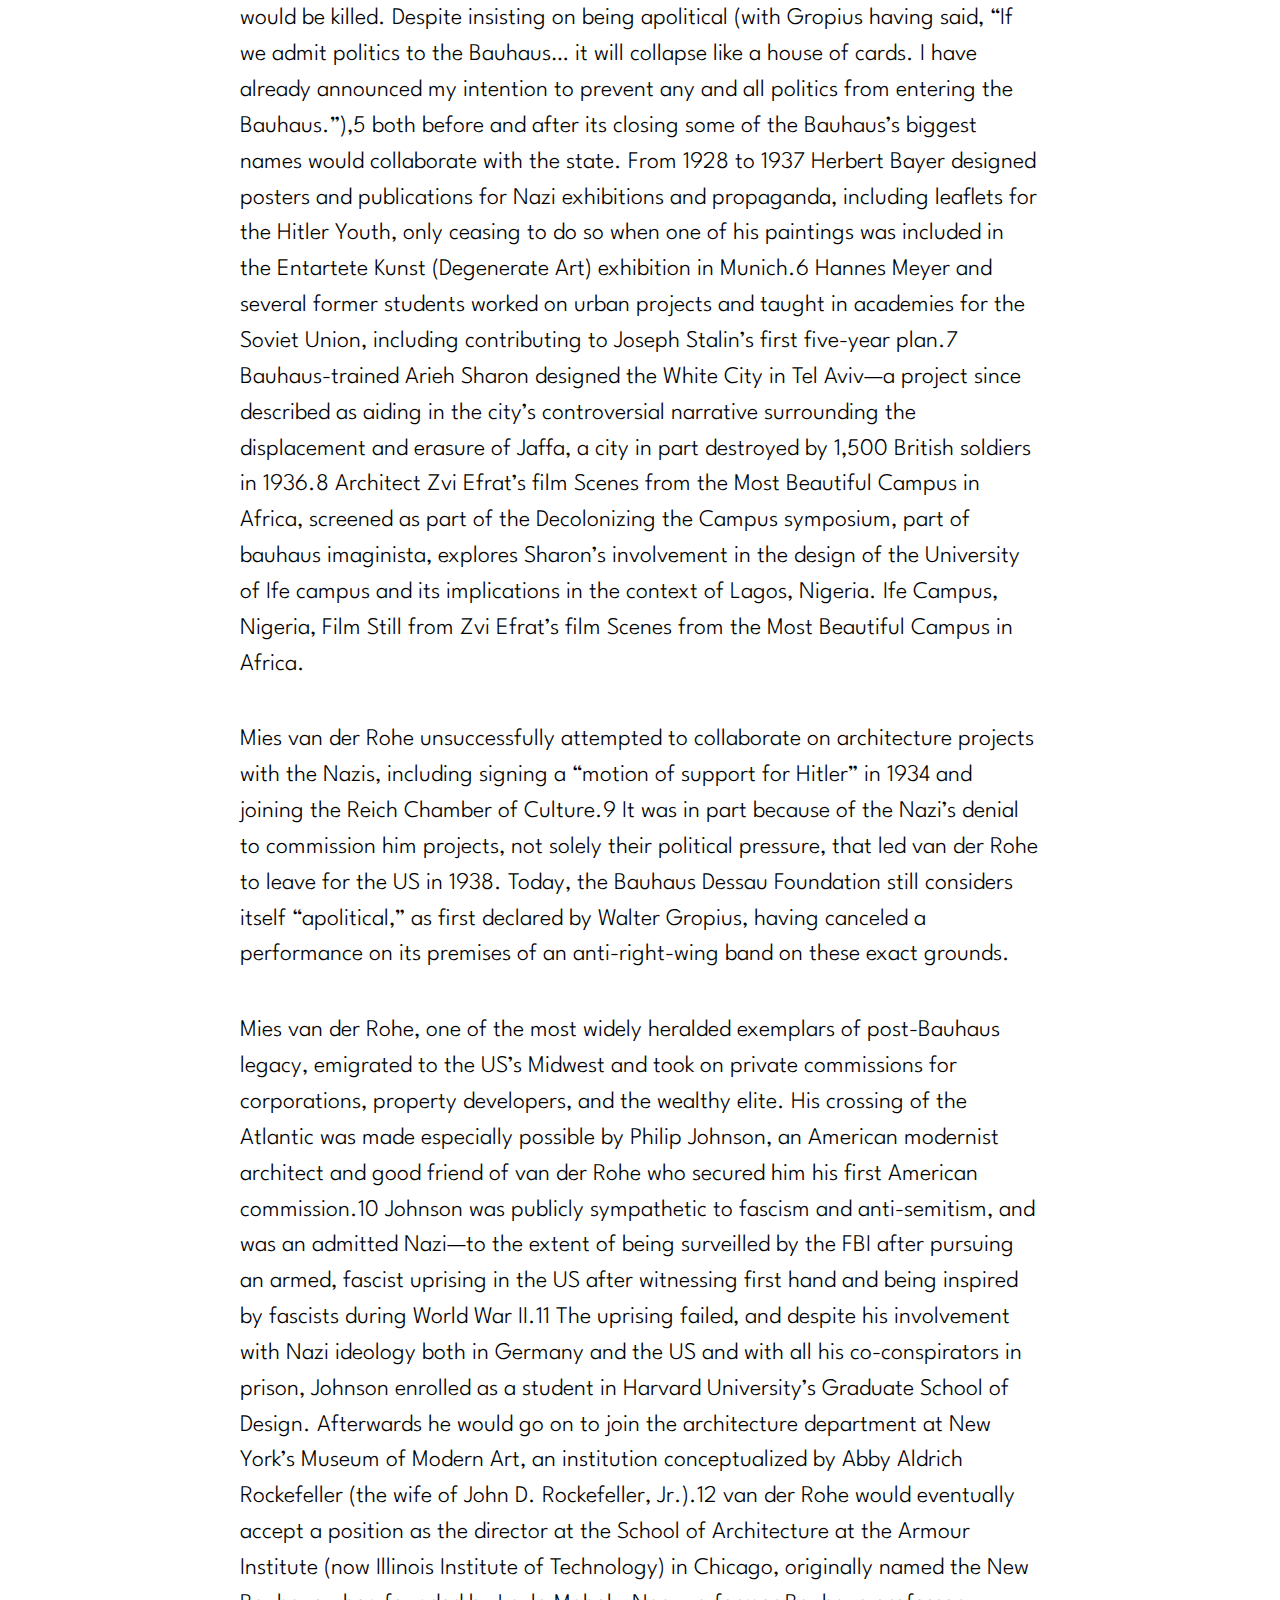
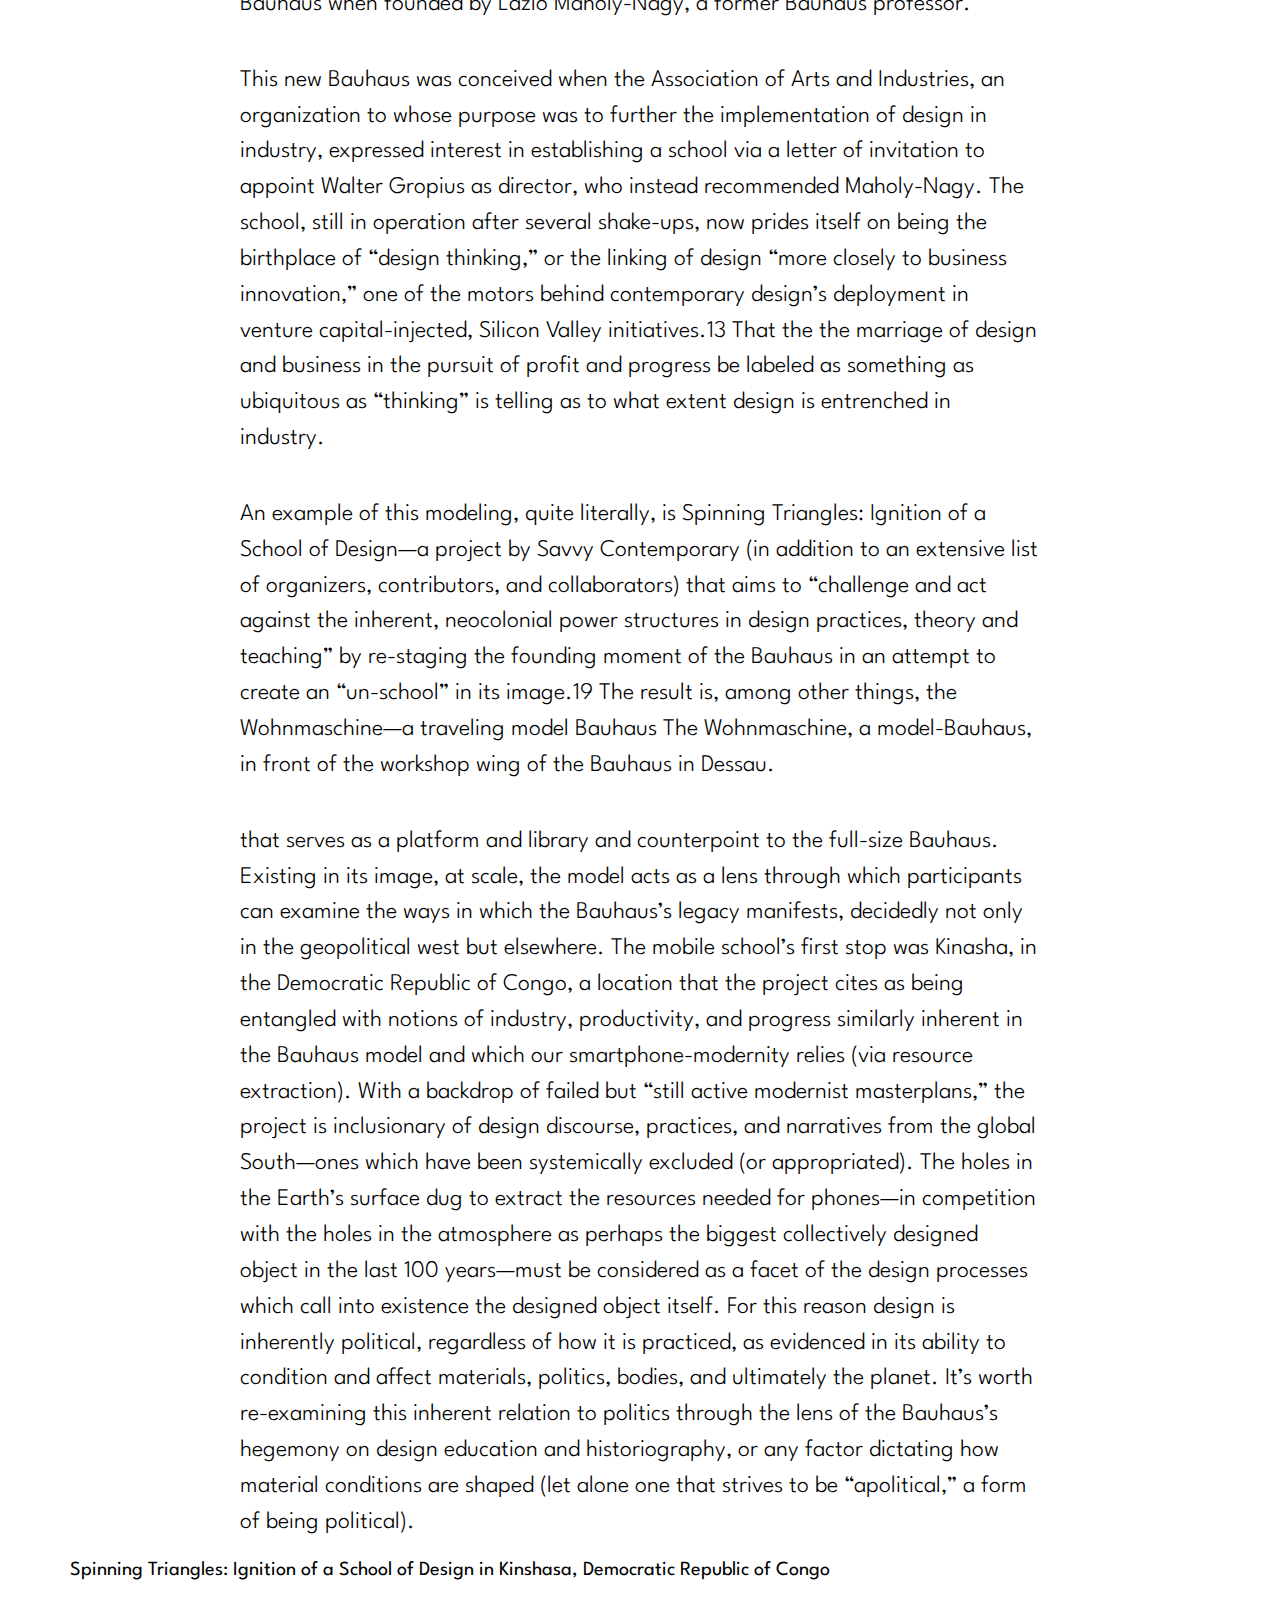
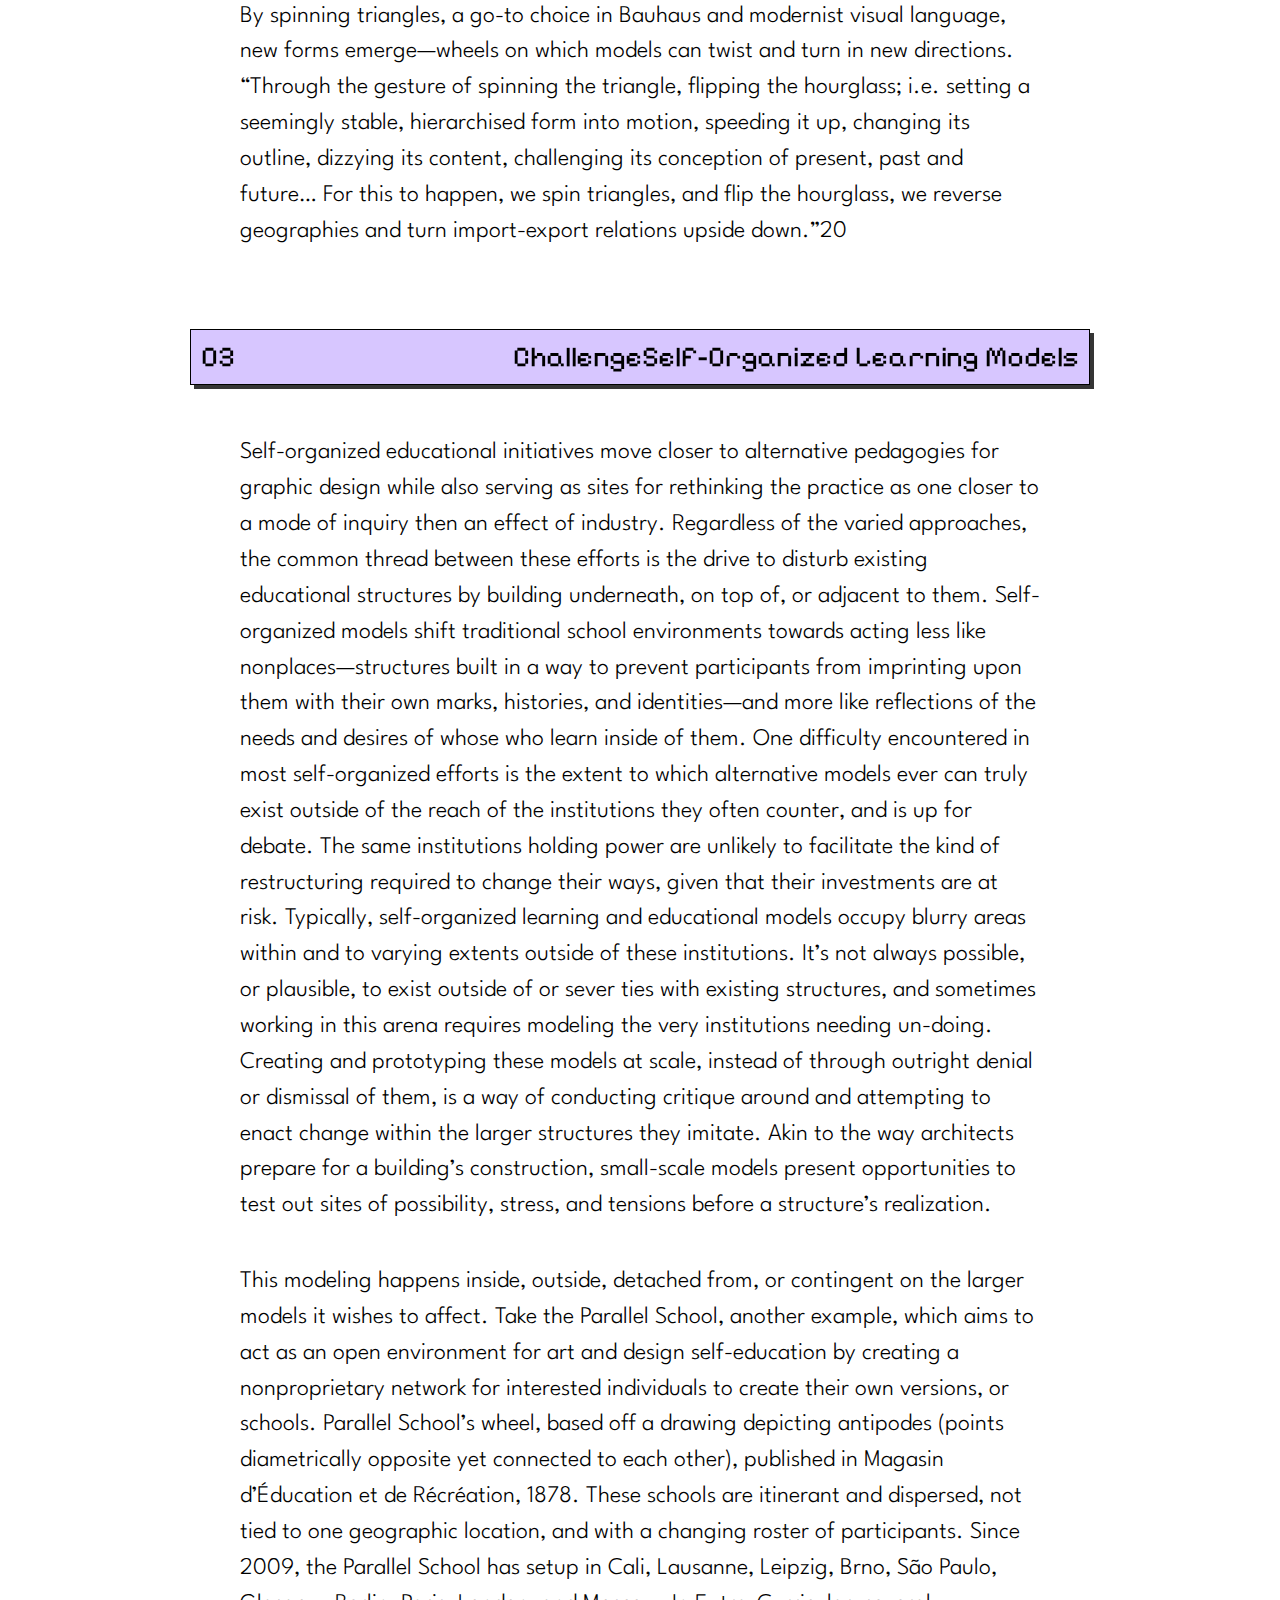
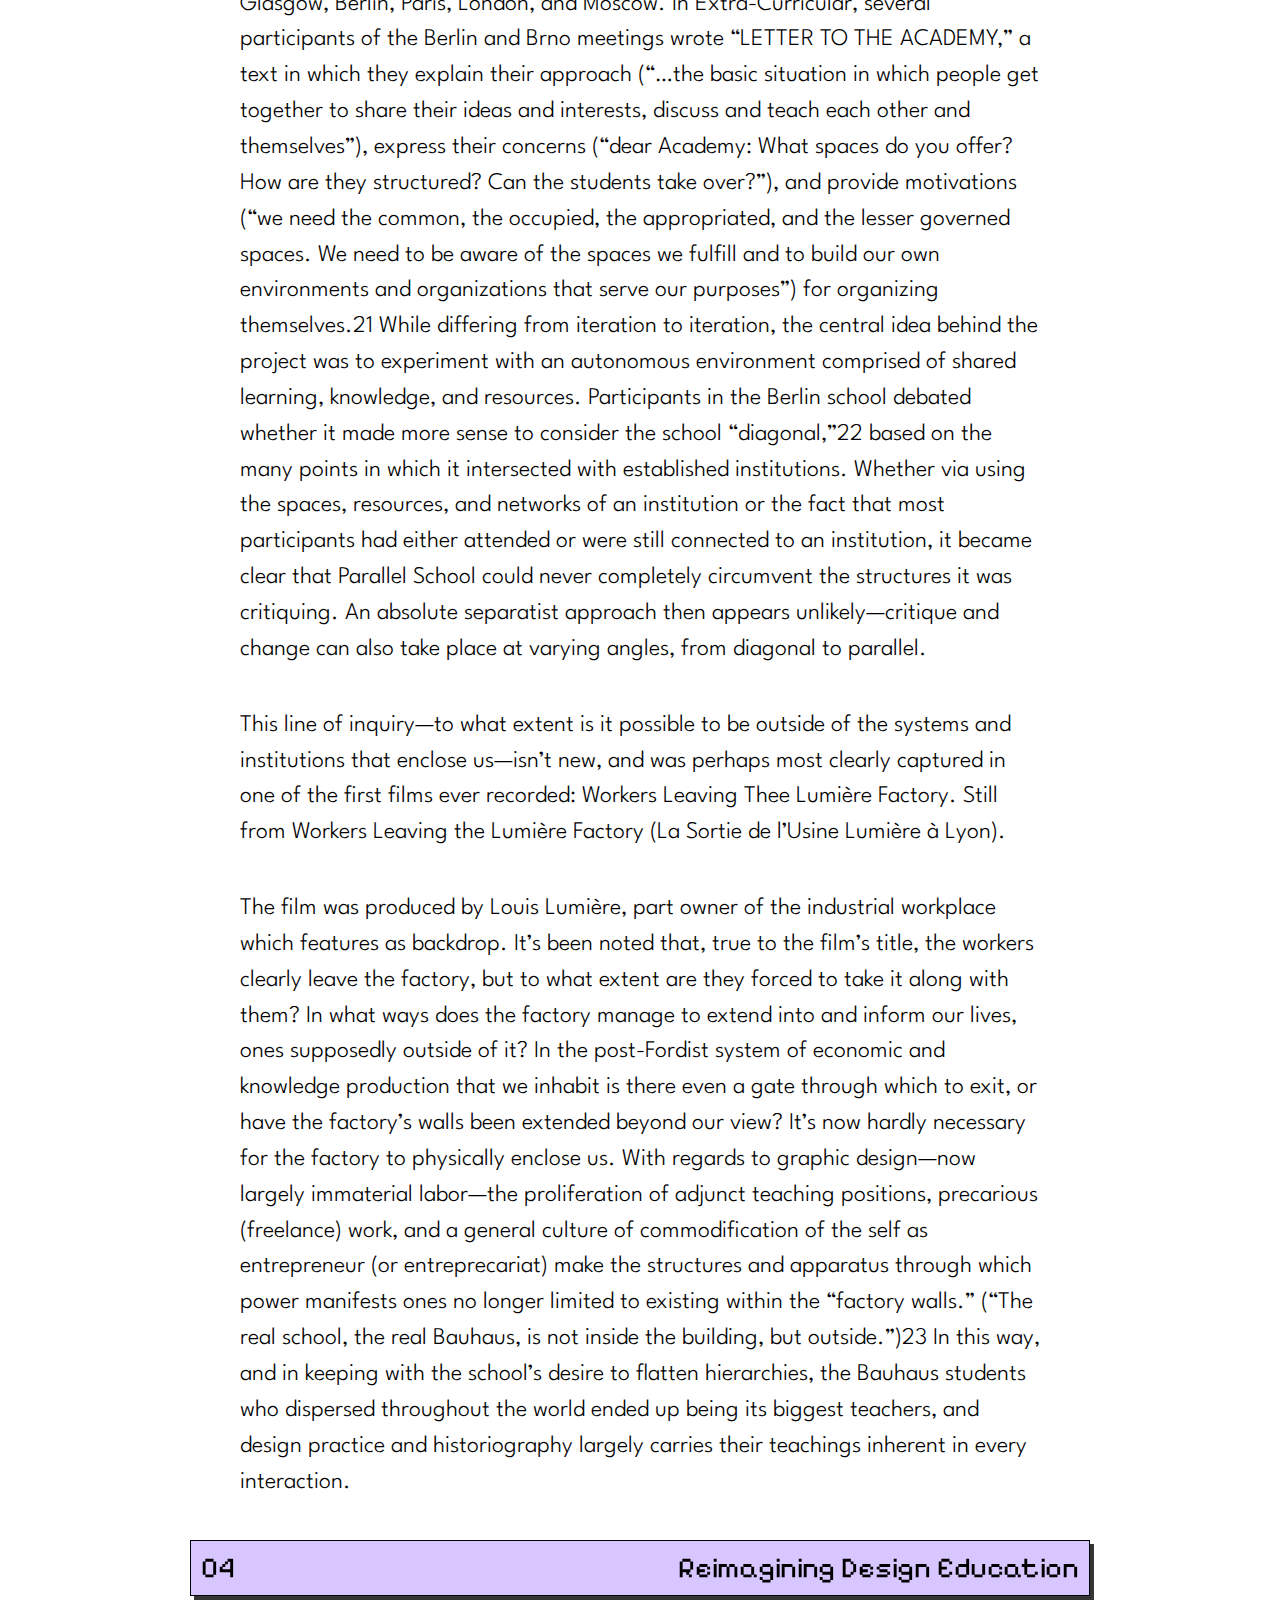
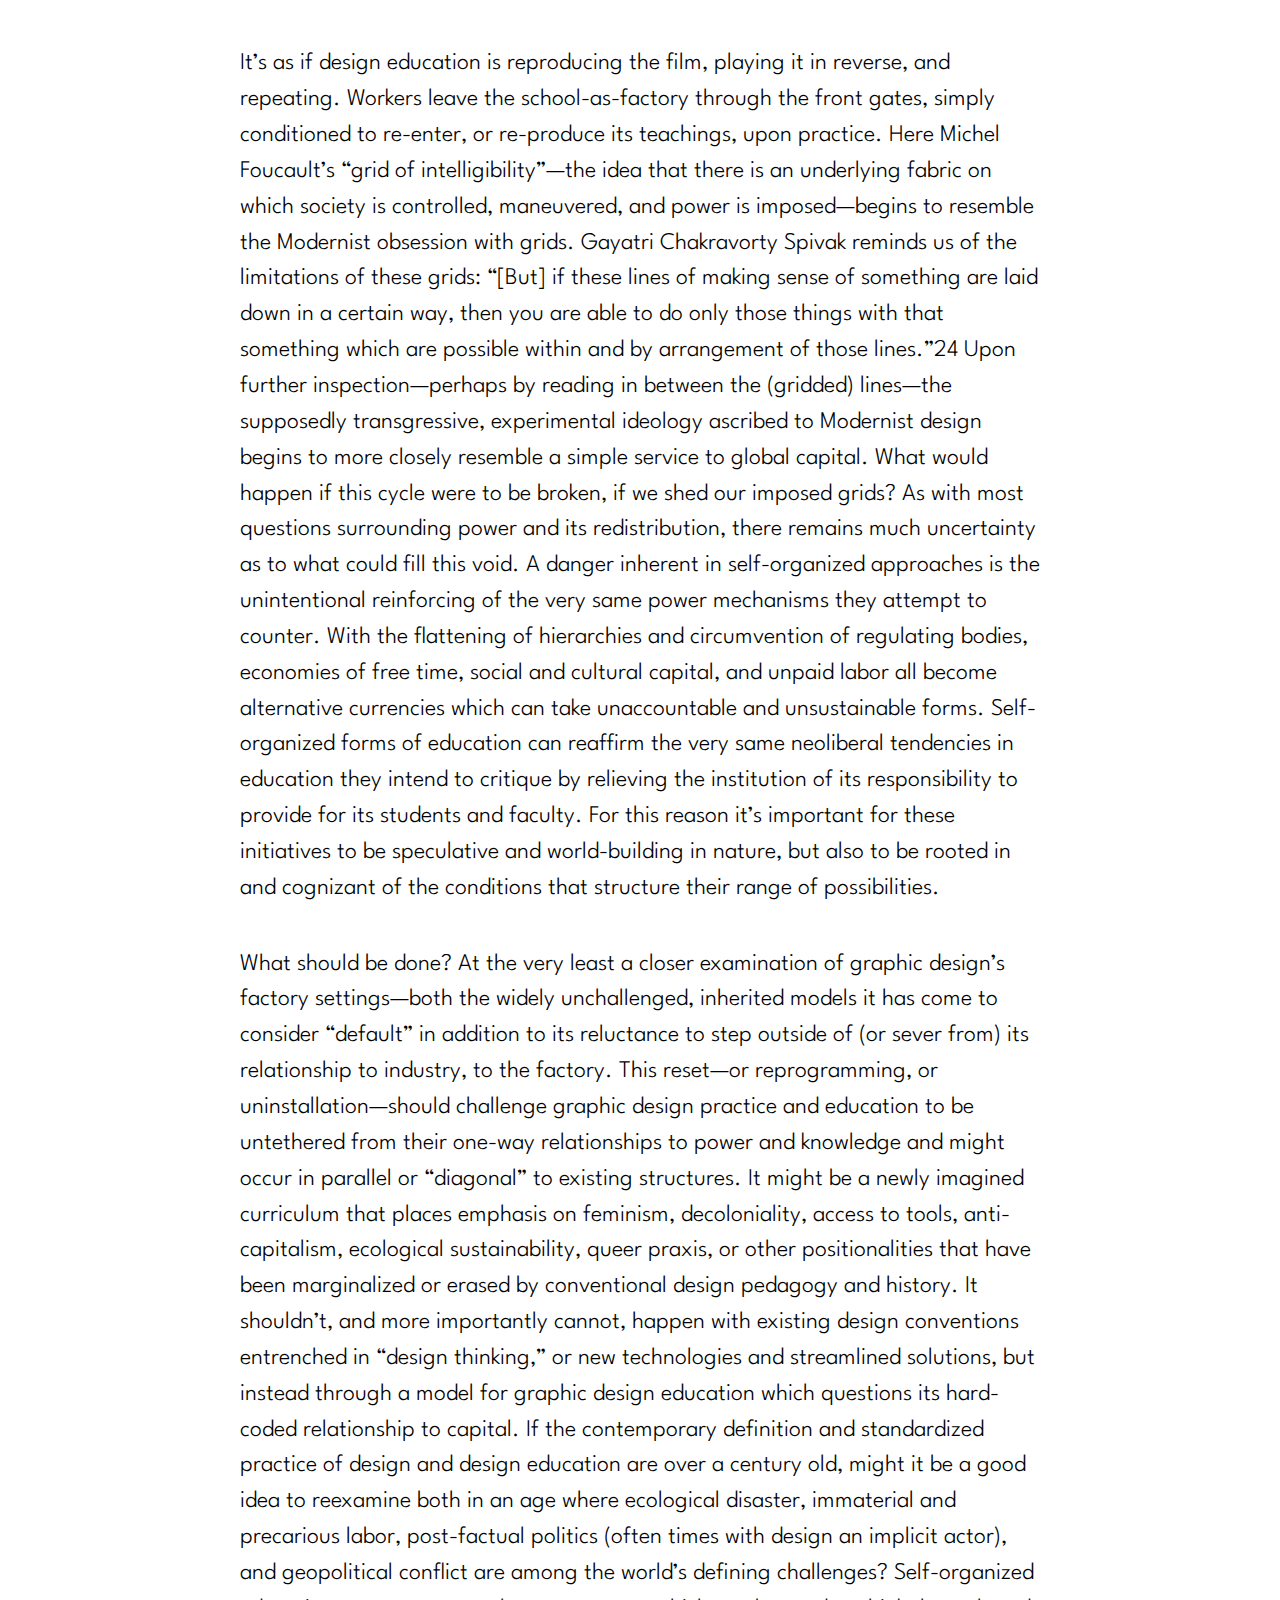
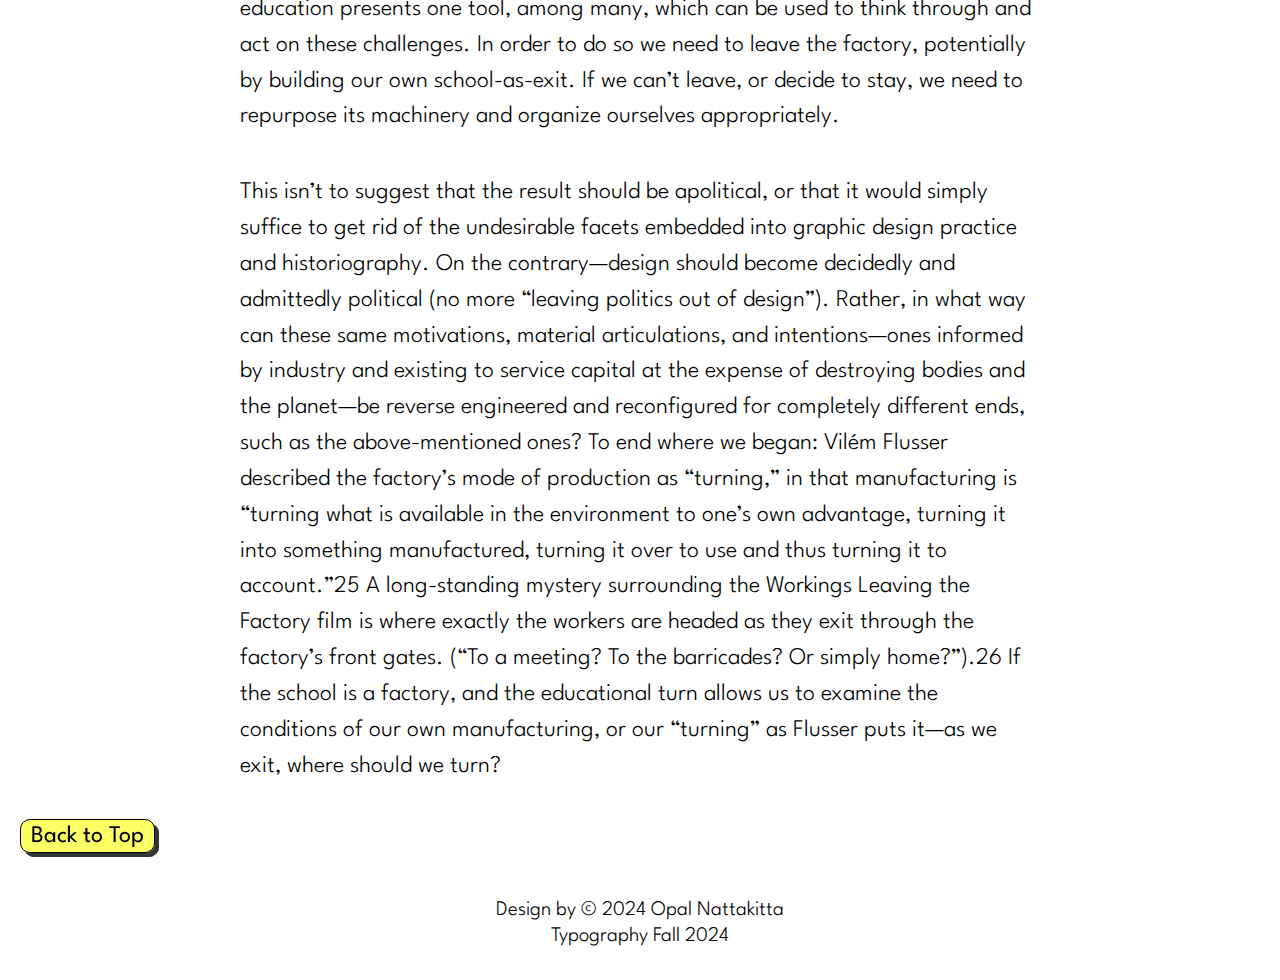
<file: second-article/index-second.html>
<html>
	<head>
		<title>Binding</title>
		<meta name="viewport" content="width=device-width, initial-scale=1">
		<link href="../assets/reset.css" rel="stylesheet">
		<link href="../assets/common.css" rel="stylesheet"> 
		<link href="style-second.css" rel="stylesheet">
		<!-- commmand backslack to comment out -->

		<!-- font import -->
		<style>
			@import url('https://fonts.googleapis.com/css2?family=Lexend:wght@100..900&display=swap');
			@import url('https://fonts.googleapis.com/css2?family=League+Spartan:wght@100..900&family=Lexend:wght@100..900&display=swap');
			@import url('https://fonts.googleapis.com/css2?family=DM+Sans:ital,opsz,wght@0,9..40,100..1000;1,9..40,100..1000&family=Fredoka:wght@300..700&family=League+Spartan:wght@100..900&family=Lexend:wght@100..900&display=swap');
			@import url('https://fonts.googleapis.com/css2?family=DM+Sans:ital,opsz,wght@0,9..40,100..1000;1,9..40,100..1000&family=Fredoka:wght@300..700&family=League+Spartan:wght@100..900&family=Lexend:wght@100..900&display=swap');
			@import url('https://fonts.googleapis.com/css2?family=Coda:wght@400;800&family=DM+Sans:ital,opsz,wght@0,9..40,100..1000;1,9..40,100..1000&family=Fredoka:wght@300..700&family=League+Spartan:wght@100..900&family=Lexend:wght@100..900&display=swap');
			@import url('https://fonts.googleapis.com/css2?family=Coda:wght@400;800&family=DM+Sans:ital,opsz,wght@0,9..40,100..1000;1,9..40,100..1000&family=Fredoka:wght@300..700&family=League+Spartan:wght@100..900&family=Lexend:wght@100..900&family=Poppins:ital,wght@0,100;0,200;0,300;0,400;0,500;0,600;0,700;0,800;0,900;1,100;1,200;1,300;1,400;1,500;1,600;1,700;1,800;1,900&display=swap');
			@import url('https://fonts.googleapis.com/css2?family=Bodoni+Moda:ital,opsz,wght@0,6..96,400..900;1,6..96,400..900&family=Coda:wght@400;800&family=DM+Sans:ital,opsz,wght@0,9..40,100..1000;1,9..40,100..1000&family=Fredoka:wght@300..700&family=League+Spartan:wght@100..900&family=Lexend:wght@100..900&family=Poppins:ital,wght@0,100;0,200;0,300;0,400;0,500;0,600;0,700;0,800;0,900;1,100;1,200;1,300;1,400;1,500;1,600;1,700;1,800;1,900&display=swap');
			/* for title animation */
			@import url('https://fonts.googleapis.com/css2?family=Bodoni+Moda:ital,opsz,wght@0,6..96,400..900;1,6..96,400..900&family=Coda:wght@400;800&family=DM+Sans:ital,opsz,wght@0,9..40,100..1000;1,9..40,100..1000&family=Fredoka:wght@300..700&family=League+Spartan:wght@100..900&family=Lexend:wght@100..900&family=Poppins:ital,wght@0,100;0,200;0,300;0,400;0,500;0,600;0,700;0,800;0,900;1,100;1,200;1,300;1,400;1,500;1,600;1,700;1,800;1,900&family=ZCOOL+QingKe+HuangYou&display=swap');
			@import url('https://fonts.googleapis.com/css2?family=Bodoni+Moda:ital,opsz,wght@0,6..96,400..900;1,6..96,400..900&family=Coda:wght@400;800&family=DM+Sans:ital,opsz,wght@0,9..40,100..1000;1,9..40,100..1000&family=Fredoka:wght@300..700&family=League+Spartan:wght@100..900&family=Lexend:wght@100..900&family=Poppins:ital,wght@0,100;0,200;0,300;0,400;0,500;0,600;0,700;0,800;0,900;1,100;1,200;1,300;1,400;1,500;1,600;1,700;1,800;1,900&family=Tangerine:wght@400;700&family=ZCOOL+QingKe+HuangYou&display=swap');
			@import url('https://fonts.googleapis.com/css2?family=Bodoni+Moda:ital,opsz,wght@0,6..96,400..900;1,6..96,400..900&family=Coda:wght@400;800&family=DM+Sans:ital,opsz,wght@0,9..40,100..1000;1,9..40,100..1000&family=Fredoka:wght@300..700&family=League+Spartan:wght@100..900&family=Lexend:wght@100..900&family=Pixelify+Sans:wght@400..700&family=Poppins:ital,wght@0,100;0,200;0,300;0,400;0,500;0,600;0,700;0,800;0,900;1,100;1,200;1,300;1,400;1,500;1,600;1,700;1,800;1,900&family=Tangerine:wght@400;700&family=ZCOOL+QingKe+HuangYou&display=swap');
		</style>
	</head>
	<body>
		<header>
			<div class="decoding-head">
				<span class="title-change">D</span>
				<span class="title-change">e</span>
				<span class="title-change">c</span>
				<span class="title-change">o</span>
				<span class="title-change">d</span>
				<span class="title-change">i</span>
				<span class="title-change">n</span>
				<span class="title-change">g</span>
			</div>
			<nav>
				<ul class="nav-bar">
					<li>
						<a href="../">Home</a>
					</li>
					<li class="current-page">
						<a href="../first-article/index-first.html">First</a>	
					</li>
					<li>
						<a href="../second-article/index-second.html">Second</a>
					</li>
					<li>
						<a href="../third-article/index-third.html">Third</a>
					</li>
				</ul>
			</nav>
		<header>
		<hgroup>
			<h1>Graphic Design’s<br>Factory Settings</h1>
			<p class="first-paragraph"> Are you sure you want to reset to factory's setting?</p>

			<div class="author-block">
				<p>Jacob Lindgren - Jan 2, 2020</p>
			</div>
		</hgroup>
		<blockquote>
			“ Design education not only teaches its technical and historical canon, or how to design, but more importantly teaches students how to be designers in society and in relation to capital,” - writes designer Jacob Lindgren.
		</blockquote>
		</header>
		<div class="container-loop">
			<p class="loop-text">Graphic Design's Factory Settings</p>
			<p class="loop-text">Graphic Design's Factory Settings</p>
			<p class="loop-text">Graphic Design's Factory Settings</p>
			<p class="loop-text">Graphic Design's Factory Settings</p>
			<p class="loop-text">Graphic Design's Factory Settings</p>
		</div>
		<main>
			<article>
				<section>
					<ol>
						<li>01</li>
						<li>Industrial Roots of Design Education</li>
					</ol>

					<p>
						“A school becomes a factory producing designers, one that, in keeping with the principles of ‘good design,’ turns them into efficient and interchangeable parts ready to hit the market.” In a new essay, Lindgren proposes models that may help us undo this factory setting of graphic design.
					</p>

					<p>
						In his book of essays, The Shape of Things, Czech philosopher and media critic Vilém Flusser argues that factories are decreasingly places where goods are produced and increasingly places where new kinds of humans are produced. Flusser viewed factories as the primary vessels and sites for agendas of progress and ideology, ones that instead of manufacturing solely goods also produced new kinds of subjects, writing that “human history is the history of manufacturing and everything else is mere footnotes.”1 In an article titled “The Critical Crisis of Science,” Flusser describes a similar tautology: “Science has become automated and has transformed scientists into its own tools.”2 For Flusser, learning was analogous to manufacturing: both being processes which are based on acquiring, producing and passing on—or “turning”—information. “It becomes apparent that the factory is nothing but an applied school and the school nothing but a factory for the acquisition of information.”3
					</p>

					<p>
						These insights shed light on design education today. Design education not only teaches its technical and historical canon, or how to design, but more importantly teaches students how to be designers in society and in relation to capital. A school becomes a factory producing designers, one that, in keeping with the principles of “good design,” turns them into efficient and interchangeable parts ready to hit the market. Like a spinning ouroboros
					</p> 
						
					<p>
						Early alchemical ouroboros illustration with the words ἓν τὸ πᾶν(“The All is One”) from the work of Cleopatra the Alchemist.
						—a snake swallowing its own tail—educational institutions pursue what the market requires (a response to capital’s demand for cheap, standardized, and predictable parts), molding future designers into interchangeable units. To what extent has this cycle, an entanglement of design and industry, come to be considered graphic design’s “factory settings”—a kind of default, inherent, and out of the box approach to how its practice, pedagogy, and history have formed and are enacted?
					</p>
				</section>

				<section>
					<ol>
						<li>02</li>
						<li>The Bauhaus Influence</li>
					</ol>
					<p>
						Graphic design is a practice inherently defined by its relationship to large-scale production and industry. It was closely intertwined with industrial production beginning with the Arts & Crafts movement—one of the earliest manifestations of the design academy, despite William Morris’ reservations on the matter—and its master-apprentice educational model. Walter Gropius’ Bauhaus—a studio-workshop model (currently celebrating its centenary)—soon followed with its foundational training. Building from the Deutscher Werkbund, an all-encompassing union of design and industry, the Bauhaus’s educational strategy attempted to unify craft with industrial production
					</p>	
					
					<p>
						The Bauhaus’s curriculum wheel, developed by Walter Gropius in1 922.
						, its motto being “Art into Industry.”4 While the Bauhaus anticipated an industrial revolution capable of delivering visions of mass-produced design for social good, most artifacts produced by the school were handmade and given the finish of a machined good—designers imitated factories. The Bauhaus wasn’t inherently different in nature then the factories Flusser wrote about. In his talk “The Bauhaus Virus,” Mark Wigley posits that “the explicit agenda of Bauhaus [was] to design a new kind of human. It [was] not a place for the design of lamps and chairs—but people.”
					</p>

					<p>
						The school changed locations throughout its existence, from Weimar to Dessau to BerlinBauhaus near Birkbuschstraße 49 in Berlin-Steglitz. The school was housed in an abandoned telephone factory and directors—from Walter Gropius to Hannes Meyer to Mies van der Rohe—and closed in 1933 due to political pressure. The school’s instructors and students dispersed throughout the world and met varying fates: some would flee to the Soviet Union, Palestine, or to the US, while some would be killed. Despite insisting on being apolitical (with Gropius having said, “If we admit politics to the Bauhaus… it will collapse like a house of cards. I have already announced my intention to prevent any and all politics from entering the Bauhaus.”),5 both before and after its closing some of the Bauhaus’s biggest names would collaborate with the state. From 1928 to 1937 Herbert Bayer designed posters and publications for Nazi exhibitions and propaganda, including leaflets for the Hitler Youth, only ceasing to do so when one of his paintings was included in the Entartete Kunst (Degenerate Art) exhibition in Munich.6 Hannes Meyer and several former students worked on urban projects and taught in academies for the Soviet Union, including contributing to Joseph Stalin’s first five-year plan.7 Bauhaus-trained Arieh Sharon designed the White City in Tel Aviv—a project since described as aiding in the city’s controversial narrative surrounding the displacement and erasure of Jaffa, a city in part destroyed by 1,500 British soldiers in 1936.8 Architect Zvi Efrat’s film Scenes from the Most Beautiful Campus in Africa, screened as part of the Decolonizing the Campus symposium, part of bauhaus imaginista, explores Sharon’s involvement in the design of the University of Ife campus and its implications in the context of Lagos, Nigeria. Ife Campus, Nigeria, Film Still from Zvi Efrat’s film Scenes from the Most Beautiful Campus in Africa.
					</p>
					
					<p>
						Mies van der Rohe unsuccessfully attempted to collaborate on architecture projects with the Nazis, including signing a “motion of support for Hitler” in 1934 and joining the Reich Chamber of Culture.9 It was in part because of the Nazi’s denial to commission him projects, not solely their political pressure, that led van der Rohe to leave for the US in 1938. Today, the Bauhaus Dessau Foundation still considers itself “apolitical,” as first declared by Walter Gropius, having canceled a performance on its premises of an anti-right-wing band on these exact grounds.
					</p>

					<p>
						Mies van der Rohe, one of the most widely heralded exemplars of post-Bauhaus legacy, emigrated to the US’s Midwest and took on private commissions for corporations, property developers, and the wealthy elite. His crossing of the Atlantic was made especially possible by Philip Johnson, an American modernist architect and good friend of van der Rohe who secured him his first American commission.10 Johnson was publicly sympathetic to fascism and anti-semitism, and was an admitted Nazi—to the extent of being surveilled by the FBI after pursuing an armed, fascist uprising in the US after witnessing first hand and being inspired by fascists during World War II.11 The uprising failed, and despite his involvement with Nazi ideology both in Germany and the US and with all his co-conspirators in prison, Johnson enrolled as a student in Harvard University’s Graduate School of Design. Afterwards he would go on to join the architecture department at New York’s Museum of Modern Art, an institution conceptualized by Abby Aldrich Rockefeller (the wife of John D. Rockefeller, Jr.).12 van der Rohe would eventually accept a position as the director at the School of Architecture at the Armour Institute (now Illinois Institute of Technology) in Chicago, originally named the New Bauhaus when founded by Lazlo Maholy-Nagy, a former Bauhaus professor. 
					</p>

					<p>
						This new Bauhaus was conceived when the Association of Arts and Industries, an organization to whose purpose was to further the implementation of design in industry, expressed interest in establishing a school via a letter of invitation to appoint Walter Gropius as director, who instead recommended Maholy-Nagy. The school, still in operation after several shake-ups, now prides itself on being the birthplace of “design thinking,” or the linking of design “more closely to business innovation,” one of the motors behind contemporary design’s deployment in venture capital-injected, Silicon Valley initiatives.13 That the the marriage of design and business in the pursuit of profit and progress be labeled as something as ubiquitous as “thinking” is telling as to what extent design is entrenched in industry.
					</p>

					<p>
						An example of this modeling, quite literally, is Spinning Triangles: Ignition of a School of Design—a project by Savvy Contemporary (in addition to an extensive list of organizers, contributors, and collaborators) that aims to “challenge and act against the inherent, neocolonial power structures in design practices, theory and teaching” by re-staging the founding moment of the Bauhaus in an attempt to create an “un-school” in its image.19 The result is, among other things, the Wohnmaschine—a traveling model Bauhaus 
						The Wohnmaschine, a model-Bauhaus, in front of the workshop wing of the Bauhaus in Dessau. 
					</p>	
					
					<p>
						that serves as a platform and library and counterpoint to the full-size Bauhaus. Existing in its image, at scale, the model acts as a lens through which participants can examine the ways in which the Bauhaus’s legacy manifests, decidedly not only in the geopolitical west but elsewhere. The mobile school’s first stop was Kinasha, in the Democratic Republic of Congo, a location that the project cites as being entangled with notions of industry, productivity, and progress similarly inherent in the Bauhaus model and which our smartphone-modernity relies (via resource extraction). With a backdrop of failed but “still active modernist masterplans,” the project is inclusionary of design discourse, practices, and narratives from the global South—ones which have been systemically excluded (or appropriated). The holes in the Earth’s surface dug to extract the resources needed for phones—in competition with the holes in the atmosphere as perhaps the biggest collectively designed object in the last 100 years—must be considered as a facet of the design processes which call into existence the designed object itself. For this reason design is inherently political, regardless of how it is practiced, as evidenced in its ability to condition and affect materials, politics, bodies, and ultimately the planet. It’s worth re-examining this inherent relation to politics through the lens of the Bauhaus’s hegemony on design education and historiography, or any factor dictating how material conditions are shaped (let alone one that strives to be “apolitical,” a form of being political).
					</p>
					<aside>
						Spinning Triangles: Ignition of a School of Design in Kinshasa, Democratic Republic of Congo
					</aside>
					<p>	
						By spinning triangles, a go-to choice in Bauhaus and modernist visual language, new forms emerge—wheels on which models can twist and turn in new directions. “Through the gesture of spinning the triangle, flipping the hourglass; i.e. setting a seemingly stable, hierarchised form into motion, speeding it up, changing its outline, dizzying its content, challenging its conception of present, past and future… For this to happen, we spin triangles, and flip the hourglass, we reverse geographies and turn import-export relations upside down.”20
					</p>

						<p></p>
				</section>
				<section>
					<ol>
						<li>03</li>
						<li>ChallengeSelf-Organized Learning Models</li>
					</ol>
					<p>
						Self-organized educational initiatives move closer to alternative pedagogies for graphic design while also serving as sites for rethinking the practice as one closer to a mode of inquiry then an effect of industry. Regardless of the varied approaches, the common thread between these efforts is the drive to disturb existing educational structures by building underneath, on top of, or adjacent to them. Self-organized models shift traditional school environments towards acting less like nonplaces—structures built in a way to prevent participants from imprinting upon them with their own marks, histories, and identities—and more like reflections of the needs and desires of whose who learn inside of them. One difficulty encountered in most self-organized efforts is the extent to which alternative models ever can truly exist outside of the reach of the institutions they often counter, and is up for debate. The same institutions holding power are unlikely to facilitate the kind of restructuring required to change their ways, given that their investments are at risk. Typically, self-organized learning and educational models occupy blurry areas within and to varying extents outside of these institutions. It’s not always possible, or plausible, to exist outside of or sever ties with existing structures, and sometimes working in this arena requires modeling the very institutions needing un-doing. Creating and prototyping these models at scale, instead of through outright denial or dismissal of them, is a way of conducting critique around and attempting to enact change within the larger structures they imitate. Akin to the way architects prepare for a building’s construction, small-scale models present opportunities to test out sites of possibility, stress, and tensions before a structure’s realization.
					</p>

					<p>
						This modeling happens inside, outside, detached from, or contingent on the larger models it wishes to affect. Take the Parallel School, another example, which aims to act as an open environment for art and design self-education by creating a nonproprietary network for interested individuals to create their own versions, or schools. 
						Parallel School’s wheel, based off a drawing depicting antipodes (points diametrically opposite yet connected to each other), published in Magasin d’Éducation et de Récréation, 1878.
						These schools are itinerant and dispersed, not tied to one geographic location, and with a changing roster of participants. Since 2009, the Parallel School has setup in Cali, Lausanne, Leipzig, Brno, São Paulo, Glasgow, Berlin, Paris, London, and Moscow. In Extra-Curricular, several participants of the Berlin and Brno meetings wrote “LETTER TO THE ACADEMY,” a text in which they explain their approach (“…the basic situation in which people get together to share their ideas and interests, discuss and teach each other and themselves”), express their concerns (“dear Academy: What spaces do you offer? How are they structured? Can the students take over?”), and provide motivations (“we need the common, the occupied, the appropriated, and the lesser governed spaces. We need to be aware of the spaces we fulfill and to build our own environments and organizations that serve our purposes”) for organizing themselves.21 While differing from iteration to iteration, the central idea behind the project was to experiment with an autonomous environment comprised of shared learning, knowledge, and resources. Participants in the Berlin school debated whether it made more sense to consider the school “diagonal,”22 based on the many points in which it intersected with established institutions. Whether via using the spaces, resources, and networks of an institution or the fact that most participants had either attended or were still connected to an institution, it became clear that Parallel School could never completely circumvent the structures it was critiquing. An absolute separatist approach then appears unlikely—critique and change can also take place at varying angles, from diagonal to parallel.	
					</p>

					<p>
						This line of inquiry—to what extent is it possible to be outside of the systems and institutions that enclose us—isn’t new, and was perhaps most clearly captured in one of the first films ever recorded: Workers Leaving Thee Lumière Factory.
						Still from Workers Leaving the Lumière Factory (La Sortie de l’Usine Lumière à Lyon).
					</p>	
					<p>	
						The film was produced by Louis Lumière, part owner of the industrial workplace which features as backdrop. It’s been noted that, true to the film’s title, the workers clearly leave the factory, but to what extent are they forced to take it along with them? In what ways does the factory manage to extend into and inform our lives, ones supposedly outside of it? In the post-Fordist system of economic and knowledge production that we inhabit is there even a gate through which to exit, or have the factory’s walls been extended beyond our view? It’s now hardly necessary for the factory to physically enclose us. With regards to graphic design—now largely immaterial labor—the proliferation of adjunct teaching positions, precarious (freelance) work, and a general culture of commodification of the self as entrepreneur (or entreprecariat) make the structures and apparatus through which power manifests ones no longer limited to existing within the “factory walls.” (“The real school, the real Bauhaus, is not inside the building, but outside.”)23 In this way, and in keeping with the school’s desire to flatten hierarchies, the Bauhaus students who dispersed throughout the world ended up being its biggest teachers, and design practice and historiography largely carries their teachings inherent in every interaction.
					</p>
				</section>

				<section>
					<ol>
						<li>04</li>
						<li>Reimagining Design Education</li>
					</ol>
					<p>
						It’s as if design education is reproducing the film, playing it in reverse, and repeating. Workers leave the school-as-factory through the front gates, simply conditioned to re-enter, or re-produce its teachings, upon practice. Here Michel Foucault’s “grid of intelligibility”—the idea that there is an underlying fabric on which society is controlled, maneuvered, and power is imposed—begins to resemble the Modernist obsession with grids. Gayatri Chakravorty Spivak reminds us of the limitations of these grids: “[But] if these lines of making sense of something are laid down in a certain way, then you are able to do only those things with that something which are possible within and by arrangement of those lines.”24 Upon further inspection—perhaps by reading in between the (gridded) lines—the supposedly transgressive, experimental ideology ascribed to Modernist design begins to more closely resemble a simple service to global capital. What would happen if this cycle were to be broken, if we shed our imposed grids? As with most questions surrounding power and its redistribution, there remains much uncertainty as to what could fill this void. A danger inherent in self-organized approaches is the unintentional reinforcing of the very same power mechanisms they attempt to counter. With the flattening of hierarchies and circumvention of regulating bodies, economies of free time, social and cultural capital, and unpaid labor all become alternative currencies which can take unaccountable and unsustainable forms. Self-organized forms of education can reaffirm the very same neoliberal tendencies in education they intend to critique by relieving the institution of its responsibility to provide for its students and faculty. For this reason it’s important for these initiatives to be speculative and world-building in nature, but also to be rooted in and cognizant of the conditions that structure their range of possibilities.
					</p>
					<p>
						What should be done? At the very least a closer examination of graphic design’s factory settings—both the widely unchallenged, inherited models it has come to consider “default” in addition to its reluctance to step outside of (or sever from) its relationship to industry, to the factory. This reset—or reprogramming, or uninstallation—should challenge graphic design practice and education to be untethered from their one-way relationships to power and knowledge and might occur in parallel or “diagonal” to existing structures. It might be a newly imagined curriculum that places emphasis on feminism, decoloniality, access to tools, anti-capitalism, ecological sustainability, queer praxis, or other positionalities that have been marginalized or erased by conventional design pedagogy and history. It shouldn’t, and more importantly cannot, happen with existing design conventions entrenched in “design thinking,” or new technologies and streamlined solutions, but instead through a model for graphic design education which questions its hard-coded relationship to capital. If the contemporary definition and standardized practice of design and design education are over a century old, might it be a good idea to reexamine both in an age where ecological disaster, immaterial and precarious labor, post-factual politics (often times with design an implicit actor), and geopolitical conflict are among the world’s defining challenges? Self-organized education presents one tool, among many, which can be used to think through and act on these challenges. In order to do so we need to leave the factory, potentially by building our own school-as-exit. If we can’t leave, or decide to stay, we need to repurpose its machinery and organize ourselves appropriately.
					</p>
					<p>
						This isn’t to suggest that the result should be apolitical, or that it would simply suffice to get rid of the undesirable facets embedded into graphic design practice and historiography. On the contrary—design should become decidedly and admittedly political (no more “leaving politics out of design”). Rather, in what way can these same motivations, material articulations, and intentions—ones informed by industry and existing to service capital at the expense of destroying bodies and the planet—be reverse engineered and reconfigured for completely different ends, such as the above-mentioned ones? To end where we began: Vilém Flusser described the factory’s mode of production as “turning,” in that manufacturing is “turning what is available in the environment to one’s own advantage, turning it into something manufactured, turning it over to use and thus turning it to account.”25 A long-standing mystery surrounding the Workings Leaving the Factory film is where exactly the workers are headed as they exit through the factory’s front gates. (“To a meeting? To the barricades? Or simply home?”).26 If the school is a factory, and the educational turn allows us to examine the conditions of our own manufacturing, or our “turning” as Flusser puts it—as we exit, where should we turn?
					</p>
				</section>
			</article>
			<a class="back-top" href="#jumptop">Back to Top</a>
		</main>
		<footer id="footer">
			<p>Design by © 2024 Opal Nattakitta</p>
			<p>Typography Fall 2024</p>
			</div>
		</footer>
	</body>
</html>
</file>
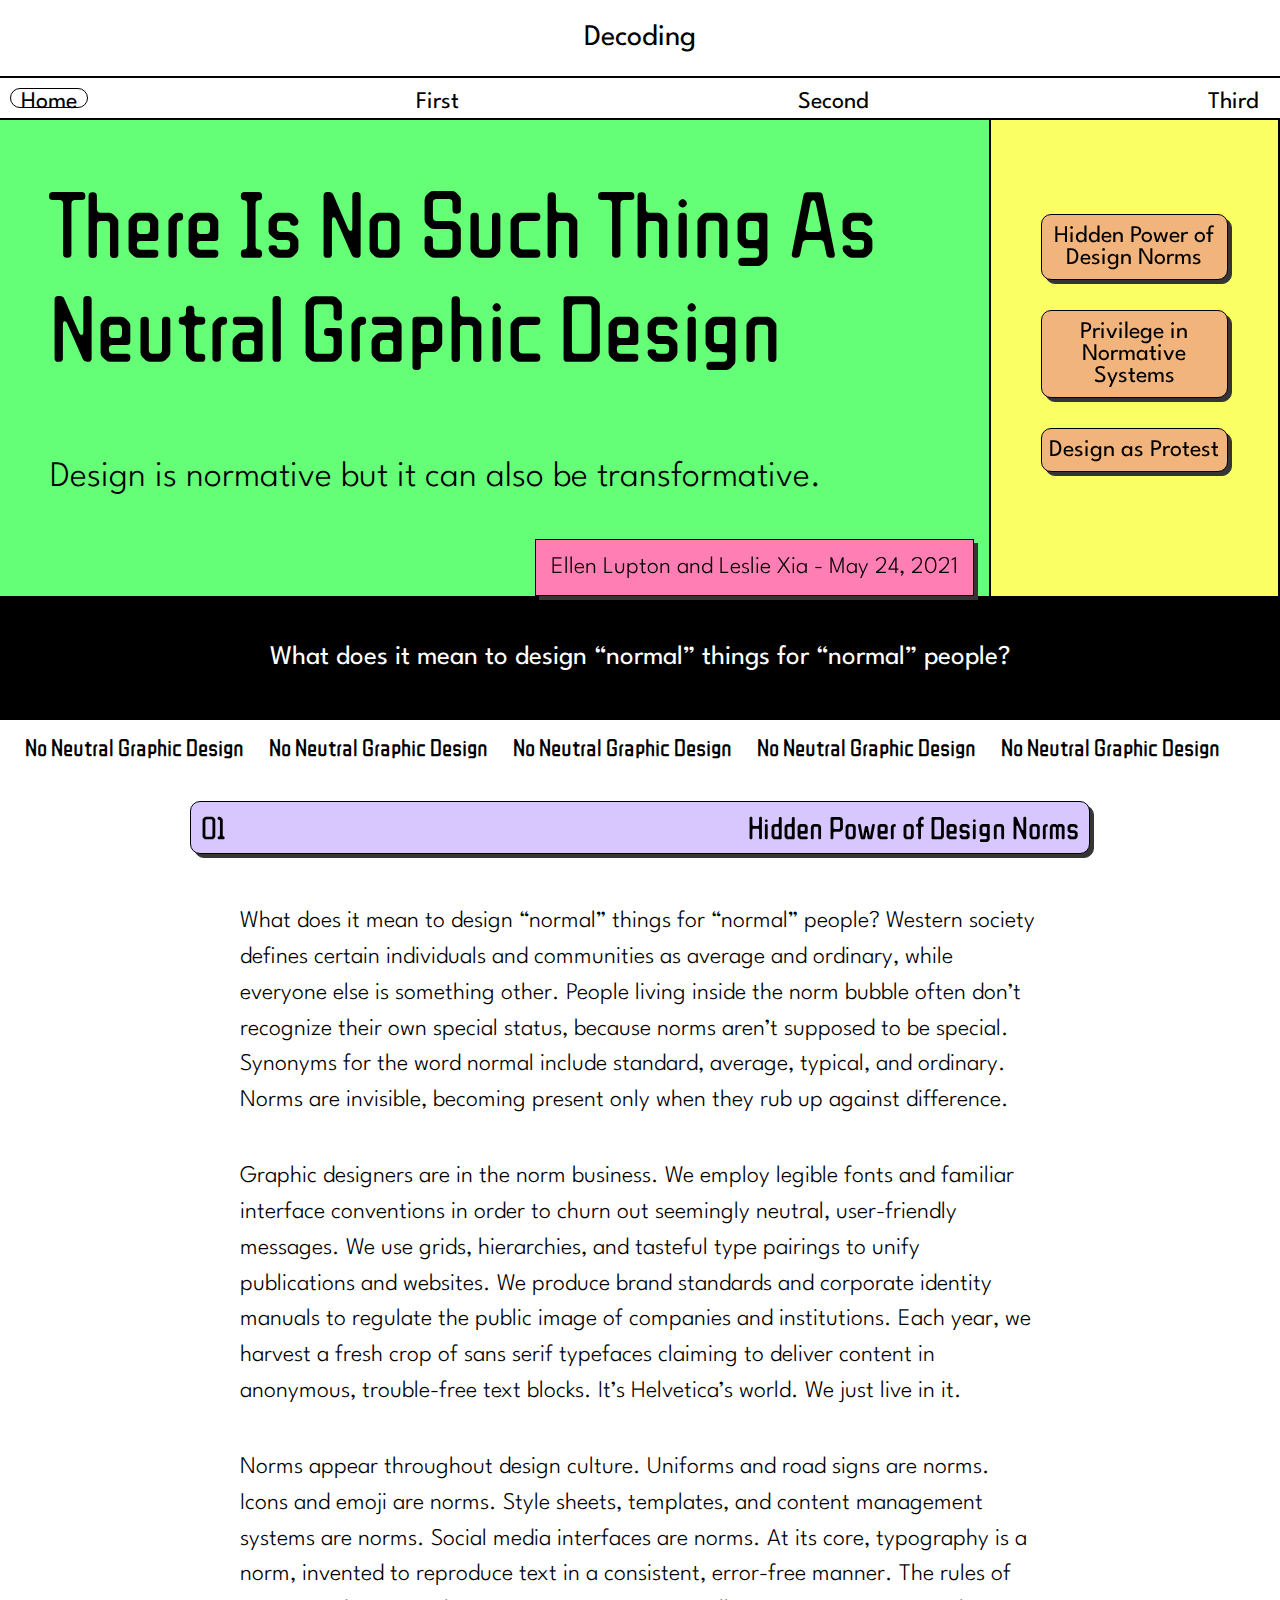
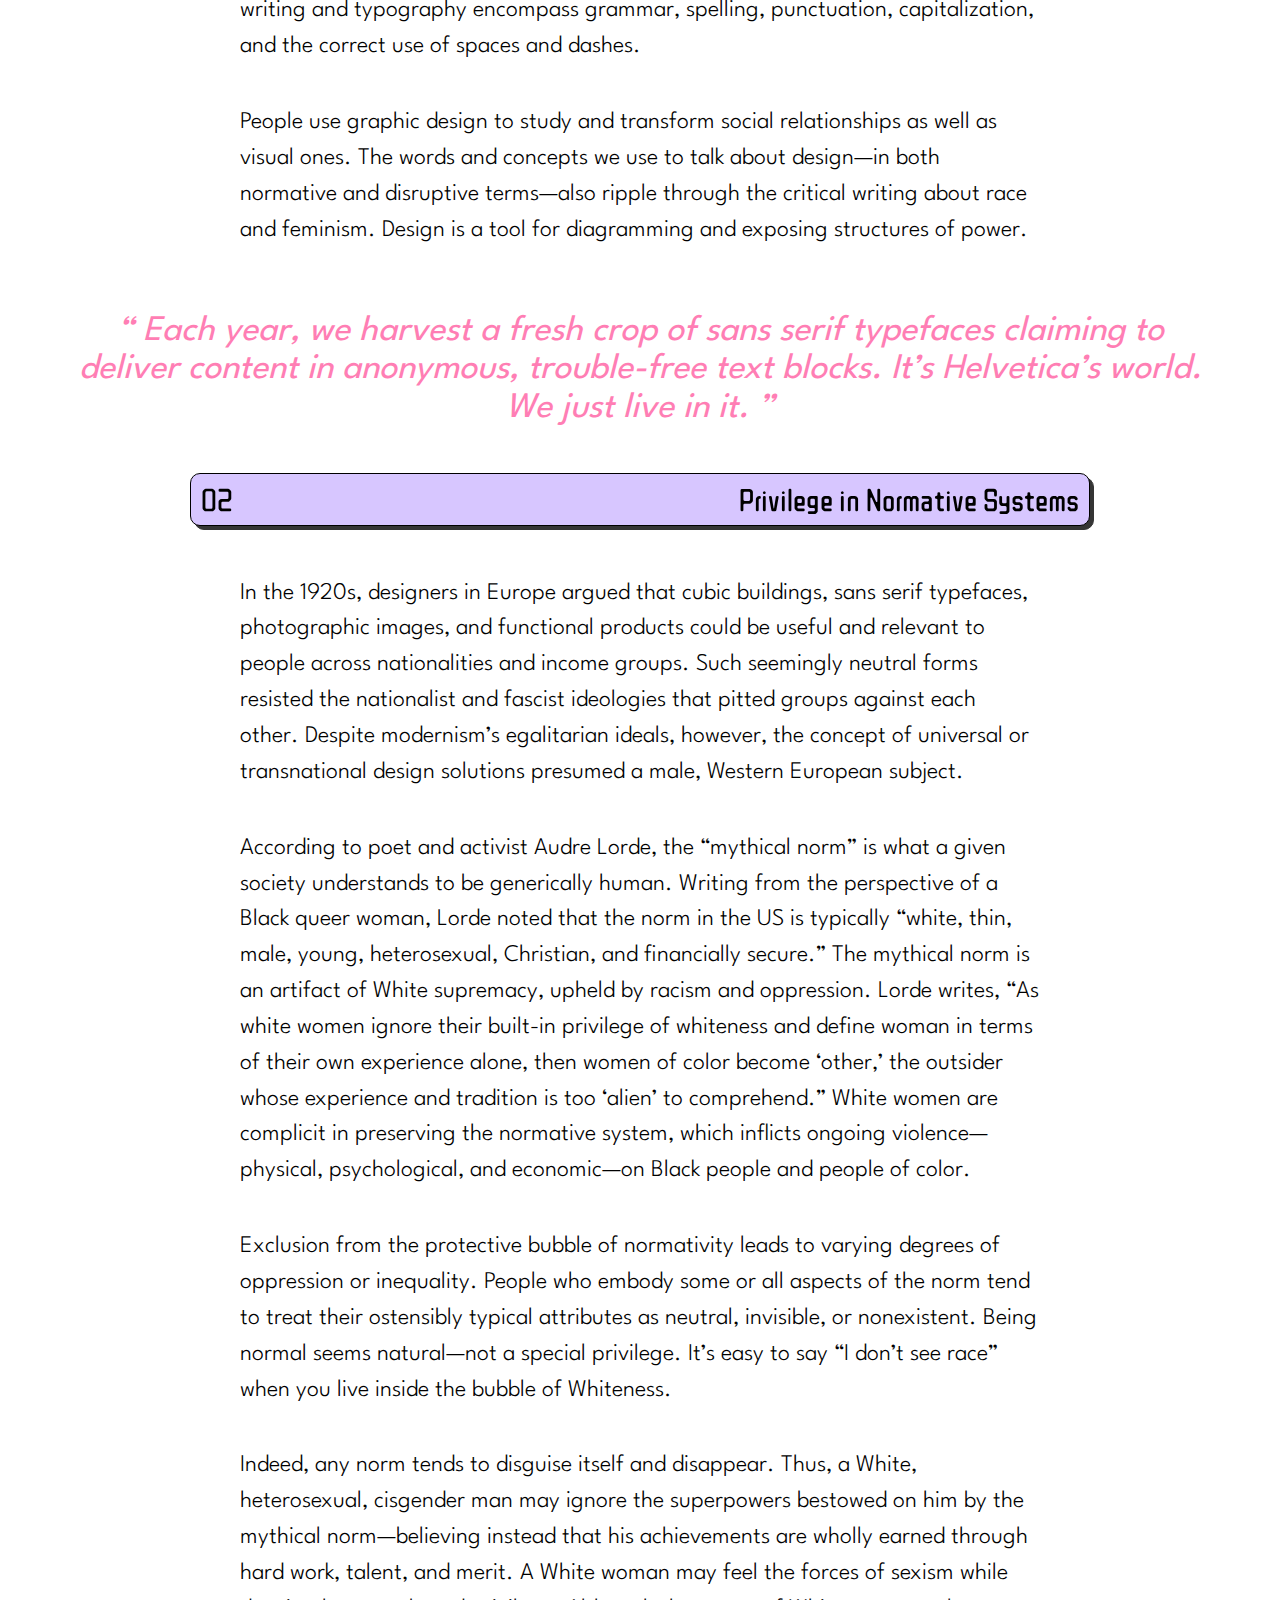
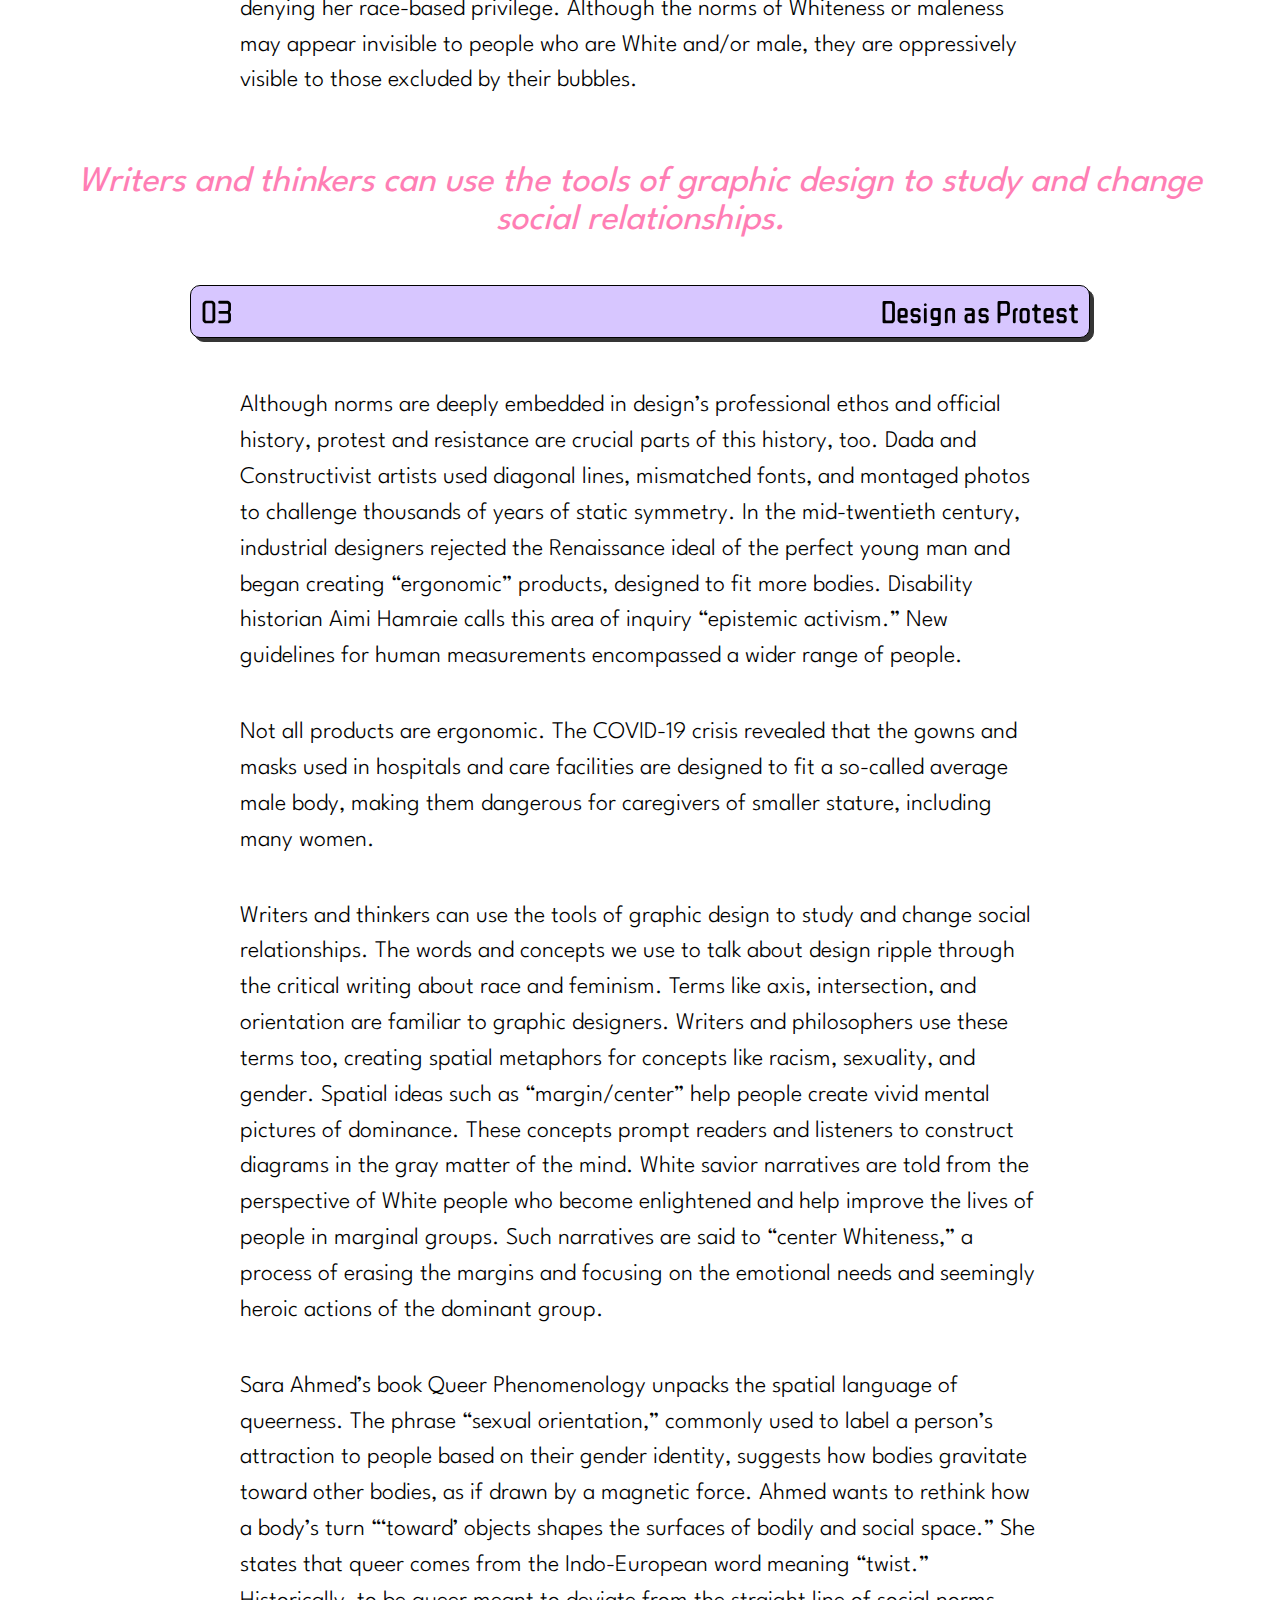
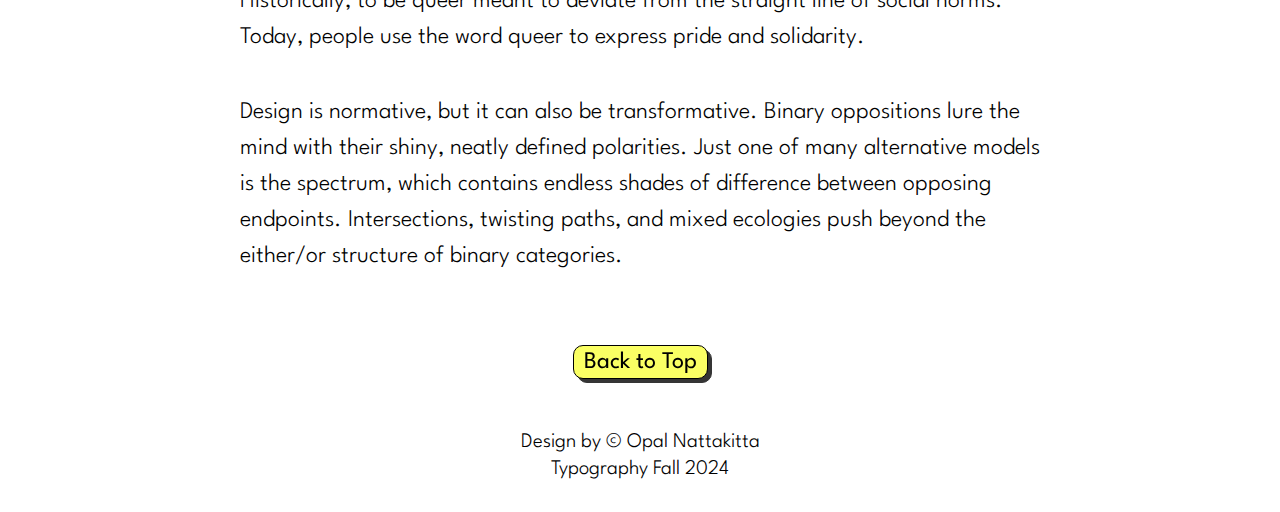
<file: third-article/index-third.html>
<html>
	<head>
		<title>Binding</title>
		<meta name="viewport" content="width=device-width, initial-scale=1">
		<link href="../assets/reset.css" rel="stylesheet">
		<link href="../assets/common.css" rel="stylesheet"> 
		<link href="style-third.css" rel="stylesheet">
		<!-- font import -->
		<style>
			@import url('https://fonts.googleapis.com/css2?family=Lexend:wght@100..900&display=swap');
			@import url('https://fonts.googleapis.com/css2?family=League+Spartan:wght@100..900&family=Lexend:wght@100..900&display=swap');
			@import url('https://fonts.googleapis.com/css2?family=DM+Sans:ital,opsz,wght@0,9..40,100..1000;1,9..40,100..1000&family=Fredoka:wght@300..700&family=League+Spartan:wght@100..900&family=Lexend:wght@100..900&display=swap');
			@import url('https://fonts.googleapis.com/css2?family=DM+Sans:ital,opsz,wght@0,9..40,100..1000;1,9..40,100..1000&family=Fredoka:wght@300..700&family=League+Spartan:wght@100..900&family=Lexend:wght@100..900&display=swap');
			@import url('https://fonts.googleapis.com/css2?family=Coda:wght@400;800&family=DM+Sans:ital,opsz,wght@0,9..40,100..1000;1,9..40,100..1000&family=Fredoka:wght@300..700&family=League+Spartan:wght@100..900&family=Lexend:wght@100..900&display=swap');
			@import url('https://fonts.googleapis.com/css2?family=Coda:wght@400;800&family=DM+Sans:ital,opsz,wght@0,9..40,100..1000;1,9..40,100..1000&family=Fredoka:wght@300..700&family=League+Spartan:wght@100..900&family=Lexend:wght@100..900&family=Poppins:ital,wght@0,100;0,200;0,300;0,400;0,500;0,600;0,700;0,800;0,900;1,100;1,200;1,300;1,400;1,500;1,600;1,700;1,800;1,900&display=swap');
			@import url('https://fonts.googleapis.com/css2?family=Bodoni+Moda:ital,opsz,wght@0,6..96,400..900;1,6..96,400..900&family=Coda:wght@400;800&family=DM+Sans:ital,opsz,wght@0,9..40,100..1000;1,9..40,100..1000&family=Fredoka:wght@300..700&family=League+Spartan:wght@100..900&family=Lexend:wght@100..900&family=Poppins:ital,wght@0,100;0,200;0,300;0,400;0,500;0,600;0,700;0,800;0,900;1,100;1,200;1,300;1,400;1,500;1,600;1,700;1,800;1,900&display=swap');
			/* for title animation */
			@import url('https://fonts.googleapis.com/css2?family=Bodoni+Moda:ital,opsz,wght@0,6..96,400..900;1,6..96,400..900&family=Coda:wght@400;800&family=DM+Sans:ital,opsz,wght@0,9..40,100..1000;1,9..40,100..1000&family=Fredoka:wght@300..700&family=League+Spartan:wght@100..900&family=Lexend:wght@100..900&family=Poppins:ital,wght@0,100;0,200;0,300;0,400;0,500;0,600;0,700;0,800;0,900;1,100;1,200;1,300;1,400;1,500;1,600;1,700;1,800;1,900&family=ZCOOL+QingKe+HuangYou&display=swap');
			@import url('https://fonts.googleapis.com/css2?family=Bodoni+Moda:ital,opsz,wght@0,6..96,400..900;1,6..96,400..900&family=Coda:wght@400;800&family=DM+Sans:ital,opsz,wght@0,9..40,100..1000;1,9..40,100..1000&family=Fredoka:wght@300..700&family=League+Spartan:wght@100..900&family=Lexend:wght@100..900&family=Poppins:ital,wght@0,100;0,200;0,300;0,400;0,500;0,600;0,700;0,800;0,900;1,100;1,200;1,300;1,400;1,500;1,600;1,700;1,800;1,900&family=Tangerine:wght@400;700&family=ZCOOL+QingKe+HuangYou&display=swap');
			@import url('https://fonts.googleapis.com/css2?family=Bodoni+Moda:ital,opsz,wght@0,6..96,400..900;1,6..96,400..900&family=Coda:wght@400;800&family=DM+Sans:ital,opsz,wght@0,9..40,100..1000;1,9..40,100..1000&family=Fredoka:wght@300..700&family=League+Spartan:wght@100..900&family=Lexend:wght@100..900&family=Pixelify+Sans:wght@400..700&family=Poppins:ital,wght@0,100;0,200;0,300;0,400;0,500;0,600;0,700;0,800;0,900;1,100;1,200;1,300;1,400;1,500;1,600;1,700;1,800;1,900&family=Tangerine:wght@400;700&family=ZCOOL+QingKe+HuangYou&display=swap');
			@import url('https://fonts.googleapis.com/css2?family=Bodoni+Moda:ital,opsz,wght@0,6..96,400..900;1,6..96,400..900&family=Coda:wght@400;800&family=Comfortaa:wght@300..700&family=DM+Sans:ital,opsz,wght@0,9..40,100..1000;1,9..40,100..1000&family=Fredoka:wght@300..700&family=League+Spartan:wght@100..900&family=Lexend:wght@100..900&family=Pixelify+Sans:wght@400..700&family=Poppins:ital,wght@0,100;0,200;0,300;0,400;0,500;0,600;0,700;0,800;0,900;1,100;1,200;1,300;1,400;1,500;1,600;1,700;1,800;1,900&family=Tangerine:wght@400;700&family=ZCOOL+QingKe+HuangYou&display=swap');
		</style>
	</head>
	<body>
		<header>
			<span id="jumptop">
				<div class="decoding-head">
					<span class="title-change">D</span>
					<span class="title-change">e</span>
					<span class="title-change">c</span>
					<span class="title-change">o</span>
					<span class="title-change">d</span>
					<span class="title-change">i</span>
					<span class="title-change">n</span>
					<span class="title-change">g</span>
				</div>
			</span>
			<nav>
				<ul class="nav-bar">
					<li>
						<a href="../">Home</a>
					</li>
					<li class="current-page">
						<a href="../first-article/index-first.html">First</a>	
					</li>
					<li>
						<a href="../second-article/index-second.html">Second</a>
					</li>
					<li>
						<a href="../third-article/index-third.html">Third</a>
					</li>
				</ul>
			</nav>
			<hgroup class="container-sub">
				<div>
						<h1>There Is No Such Thing As Neutral Graphic Design</h1>
						<p class="first-paragraph">
							Design is normative but it can also be transformative.
						</p>
							<div class="author-block">
								<p>Ellen Lupton and Leslie Xia - May 24, 2021</p>
							</div>
				</div>
				<div class="nav-sub">
					<a class="nav-button" href="#sub1">Hidden Power of Design Norms</a>
					<a class="nav-button" href="#sub2">Privilege in Normative Systems</a>
					<a class="nav-button" href="#sub3">Design as Protest</a>
				</div>	
			</hgroup>
			<blockquote>
				What does it mean to design “normal” things for “normal” people?
			</blockquote>
		</header>
		<div class="container-loop">
			<p class="loop-text">No Neutral Graphic Design</p>
			<p class="loop-text">No Neutral Graphic Design</p>
			<p class="loop-text">No Neutral Graphic Design</p>
			<p class="loop-text">No Neutral Graphic Design</p>
			<p class="loop-text">No Neutral Graphic Design</p>
		</div>
		<main>
			<article>
				<span id="sub1">
				<section>
					<ol>
						<li>01</li>
						<li>Hidden Power of Design Norms</li>
					</ol>
				</span>

					<p>
						What does it mean to design “normal” things for “normal” people? Western society defines certain individuals and communities as average and ordinary, while everyone else is something other. People living inside the norm bubble often don’t recognize their own special status, because norms aren’t supposed to be special. Synonyms for the word normal include standard, average, typical, and ordinary. Norms are invisible, becoming present only when they rub up against difference.
					</p>

					<p>
						Graphic designers are in the norm business. We employ legible fonts and familiar interface conventions in order to churn out seemingly neutral, user-friendly messages. We use grids, hierarchies, and tasteful type pairings to unify publications and websites. We produce brand standards and corporate identity manuals to regulate the public image of companies and institutions. Each year, we harvest a fresh crop of sans serif typefaces claiming to deliver content in anonymous, trouble-free text blocks. It’s Helvetica’s world. We just live in it.
					</p>

					<p>
						Norms appear throughout design culture. Uniforms and road signs are norms. Icons and emoji are norms. Style sheets, templates, and content management systems are norms. Social media interfaces are norms. At its core, typography is a norm, invented to reproduce text in a consistent, error-free manner. The rules of writing and typography encompass grammar, spelling, punctuation, capitalization, and the correct use of spaces and dashes.
					</p>

					<p>
						People use graphic design to study and transform social relationships as well as visual ones. The words and concepts we use to talk about design—in both normative and disruptive terms—also ripple through the critical writing about race and feminism. Design is a tool for diagramming and exposing structures of power.
					</p>
				</section>

				<aside>
					<h3></h3>
					<p>“ Each year, we harvest a fresh crop of sans serif typefaces claiming to deliver content in anonymous, trouble-free text blocks. It’s Helvetica’s world. We just live in it. ”</p>
				</aside>
				
				<span id="sub2">
				<section>
					<ol>
						<li>02</li>
						<li>Privilege in Normative Systems</li>
					</ol>
				</span>
					<p>
						In the 1920s, designers in Europe argued that cubic buildings, sans serif typefaces, photographic images, and functional products could be useful and relevant to people across nationalities and income groups. Such seemingly neutral forms resisted the nationalist and fascist ideologies that pitted groups against each other. Despite modernism’s egalitarian ideals, however, the concept of universal or transnational design solutions presumed a male, Western European subject.
					</p>
					<p>
						According to poet and activist Audre Lorde, the “mythical norm” is what a given society understands to be generically human. Writing from the perspective of a Black queer woman, Lorde noted that the norm in the US is typically “white, thin, male, young, heterosexual, Christian, and financially secure.” The mythical norm is an artifact of White supremacy, upheld by racism and oppression. Lorde writes, “As white women ignore their built-in privilege of whiteness and define woman in terms of their own experience alone, then women of color become ‘other,’ the outsider whose experience and tradition is too ‘alien’ to comprehend.” White women are complicit in preserving the normative system, which inflicts ongoing violence—physical, psychological, and economic—on Black people and people of color.
					</p>
					<p>
						Exclusion from the protective bubble of normativity leads to varying degrees of oppression or inequality. People who embody some or all aspects of the norm tend to treat their ostensibly typical attributes as neutral, invisible, or nonexistent. Being normal seems natural—not a special privilege. It’s easy to say “I don’t see race” when you live inside the bubble of Whiteness.
					</p>
					<p>
						Indeed, any norm tends to disguise itself and disappear. Thus, a White, heterosexual, cisgender man may ignore the superpowers bestowed on him by the mythical norm—believing instead that his achievements are wholly earned through hard work, talent, and merit. A White woman may feel the forces of sexism while denying her race-based privilege. Although the norms of Whiteness or maleness may appear invisible to people who are White and/or male, they are oppressively visible to those excluded by their bubbles.
					</p>
				</section>

				<aside>
					<p>
						Writers and thinkers can use the tools of graphic design to study and change social relationships.
					</p>
				</aside>
	
				<span id="sub3">
				<section>
					<ol>
						<li>03</li>
						<li>Design as Protest</li>
					</ol>
				</span>
					<p>
						Although norms are deeply embedded in design’s professional ethos and official history, protest and resistance are crucial parts of this history, too. Dada and Constructivist artists used diagonal lines, mismatched fonts, and montaged photos to challenge thousands of years of static symmetry. In the mid-twentieth century, industrial designers rejected the Renaissance ideal of the perfect young man and began creating “ergonomic” products, designed to fit more bodies. Disability historian Aimi Hamraie calls this area of inquiry “epistemic activism.” New guidelines for human measurements encompassed a wider range of people.
					</p>
					<p>
						Not all products are ergonomic. The COVID-19 crisis revealed that the gowns and masks used in hospitals and care facilities are designed to fit a so-called average male body, making them dangerous for caregivers of smaller stature, including many women.
					</p>

					<p>
						Writers and thinkers can use the tools of graphic design to study and change social relationships. The words and concepts we use to talk about design ripple through the critical writing about race and feminism. Terms like axis, intersection, and orientation are familiar to graphic designers. Writers and philosophers use these terms too, creating spatial metaphors for concepts like racism, sexuality, and gender. Spatial ideas such as “margin/center” help people create vivid mental pictures of dominance. These concepts prompt readers and listeners to construct diagrams in the gray matter of the mind. White savior narratives are told from the perspective of White people who become enlightened and help improve the lives of people in marginal groups. Such narratives are said to “center Whiteness,” a process of erasing the margins and focusing on the emotional needs and seemingly heroic actions of the dominant group.
					</p>

					<p>
						Sara Ahmed’s book Queer Phenomenology unpacks the spatial language of queerness. The phrase “sexual orientation,” commonly used to label a person’s attraction to people based on their gender identity, suggests how bodies gravitate toward other bodies, as if drawn by a magnetic force. Ahmed wants to rethink how a body’s turn “‘toward’ objects shapes the surfaces of bodily and social space.” She states that queer comes from the Indo-European word meaning “twist.” Historically, to be queer meant to deviate from the straight line of social norms. Today, people use the word queer to express pride and solidarity.
					</p>

					<p>
						Design is normative, but it can also be transformative. Binary oppositions lure the mind with their shiny, neatly defined polarities. Just one of many alternative models is the spectrum, which contains endless shades of difference between opposing endpoints. Intersections, twisting paths, and mixed ecologies push beyond the either/or structure of binary categories. 
					</p>
				</section>
				<div class="container-backtop">
				<a class="back-top" href="#jumptop">Back to Top</a>
				</div>
			</article>
		</main>
		<footer id="footer">
			<p>Design by © Opal Nattakitta</p>
			<p>Typography Fall 2024</p>
			</div>
		</footer>
	</body>
</html>
</file>
<file: assets/common.css>
@import url('https://fonts.googleapis.com/css2?family=DM+Serif+Display:ital@0;1&family=Playfair+Display:ital,wght@0,400..900;1,400..900&family=Victor+Mono:ital,wght@0,100..700;1,100..700&display=swap');

:root {
/* fontsize */
	--header-size: 2.6rem;
	--sub-size: 1.5rem;
	--firstpara-size: 1.5rem;
	--base-size: 1.25rem;
	--footer-size: 1rem;
	--link-size: 1.2rem;
	--blockq-size: 1.3rem;
	--aside-size: 1.5rem;


/* line-height */
	--base-lh: 1.6rem;
	--firstpara-lh: 1.7rem;
	--sub-lh: 1.9rem;
	--header-lh: 2.6rem;
	--footer-lh: 1.2rem;
	--blockq-lh: 1.5rem;
	--aside-lh: 1.7rem;

/* padding */
	--firstpara-pad: 20px 40px 30px 25px;
	
/* font	 */
	--base-font: "League Spartan", sans-serif;
	--head1-font: "Lexend", sans-serif;
	--head2-font: "Pixelify Sans", sans-serif;
	--head3-font: "ZCOOL QingKe HuangYou", serif;


/* Color */
	--yellow: #faff64;
	--orange: #F1B47D;
	--pink: #ff7eb4;
	--green: #64ff76;
	--purple: #d7c6ff;
	--blue: #7CD6F1;

/* pastelcolor	 */
	--lightgreen: #bdffc4;
	--lightpurple: #d7c6ff;
	--lightblue: #aec8ff;


.underline{
	text-decoration: black underline;
}

.bold{
	font-weight: 400;
}

.italic{
	font-style: italic;
}

.purple {
	color: var(--purple);
}

.orange{
	color: var(--orange);
}

}
</file>
<file: style-landing.css>
/* :root {
	font-size:20px;
	--base-size: 20px;
} */

html{
	scroll-behavior: smooth;
}

#footer p{
	/* font-size: var(--footer-size); */
	/* line-height: var(--footer-lh); */
}

#footer{
	text-align: center;
	margin-bottom: 15px;
}

#jumptop{
	scroll-behavior: smooth;
	background-color: #fff5f5;
}

.description{
	display:none;
}

.decoding-head {
	display: flex;
	justify-content: center;
	border-bottom: solid 2px black;
	padding-bottom: 15px;
	padding-top: 20px;
}

.back-top{
	margin:auto;
	padding: 5px;
	padding-left: 10px;
	padding-right: 10px;
	background-color:#faff64;
	border: solid 1px black;
	border-radius: 10px;
	filter: drop-shadow(4px 4px rgb(53, 53, 53));
	max-width: fit-content;
	margin-bottom: 0px;
	margin-top: 50px;
}

.title-change:nth-child(1){animation-delay: 0.03s;}
.title-change:nth-child(2){animation-delay: 0.16s;}
.title-change:nth-child(3){animation-delay: 0.20s;}
.title-change:nth-child(4){animation-delay: 0.05s;}
.title-change:nth-child(5){animation-delay: 0.11s;}
.title-change:nth-child(6){animation-delay: 0.05s;}
.title-change:nth-child(7){animation-delay: 0.20s;}
.title-change:nth-child(8){animation-delay: 0.17s;}

.title-change {
	display: inline-block;
	animation: flicker 2s infinite;
	line-height: 1rem;
}

.title-change span{
	font-size: 5rem;
}

@keyframes flicker{
	0%{
		font-family: "DM Sans", sans-serif;
	}

	20% {
		font-family: "Pixelify Sans", sans-serif;
	}

	40% {
		font-family: 'Courier New', Courier, monospace;
	}

	60% {
		font-family: "Tangerine", serif;
	}

	80% {
		font-family: "ZCOOL QingKe HuangYou", serif;
	}

	100% {
		font-family: "Poppins", serif;
	}
}

.container-loop{
	display: flex;
	white-space: nowrap;
	width: 100%;
	overflow: hidden;
	margin-top: 15px;
}

#container-logo1{
	animation-delay: 4s;
}

.loop-text{
	animation: loopText 5s infinite linear;
	margin-left: 25px;
}

@keyframes loopText{
	from {transform: translateX(0);}
	to {transform: translateX(-100%);}
}

.landing-page-title{
	text-align: center;
	font-size: 1.7rem;
	font-weight: 400;
	padding-top: 20px;
	padding-bottom: 10px;
}

@keyframes marquee{
	0% {left: 100%;}
	100%{left:-100%;}
}

.nav-bar{
	padding-left: 10px;
	padding-right: 10px;
	margin-top: 10px;
	margin-bottom: 10px;
	font-size: 16px;
}

.first-paragraph{
	font-size: var(--firstpara-size);
	line-height: var(--firstpara-lh);
	padding: 20px 40px 30px 25px;
	max-width: 800px;
}

.author-block{
	background-color: var(--pink);
	border: solid black 1px;
	filter: drop-shadow(4px 4px rgb(53, 53, 53));
	padding: 10px;
	max-width: fit-content;
	margin-left: auto;
	margin-right: 15px;
	text-align: right;
}

.author-block a: hover{
	transform: scale(105%);
	transition-duration: 2s, 1s;
	transition-timing-function: linear, ease-in-out;
}

.back-top{
	display: flex;
	justify-content: space-between;
}

.container-colophon{
	margin-bottom: 50px;
}

.colophon-p{
	/* line-height: var(--base-lh); */
	/* font-size: var(--base-size); */
	margin: 15px;
}

section p{
	margin-bottom: 20px;
	line-height: var(--base-lh);
}

hgroup{
	background-color: var(--yellow);
	border-bottom: solid 2px;
}

ul li:hover{
	border: solid black 1px;
	border-radius: 10px;
	padding: 2px 10px;
	background-color: black;
	color:white;
}

ul li:nth-child(1){
	border: solid black 1px;
	border-radius: 10px;
	padding: 2px 10px;
}

ul li {
	border: solid rgb(255, 255, 255) 1px;
	border-radius: 10px;
	padding: 2px 10px;
}

blockquote {
	padding: 50px;
	font-weight: 400;
	line-height: var(--base-lh);
	background-color: black;
	color: white;
}

section{
	position: sticky;
	top:70px;
	border: solid 1px black;
	border-radius: 10px;
	filter: drop-shadow(4px 4px rgb(53, 53, 53));
	padding: 25px;
	padding-bottom: 50px;
	margin-bottom: 30px;
	margin-top: 10px;
	max-width: 600px;

}

article {
	display: grid;
	grid-template-columns: 1fr;
	grid-template-row: 3fr;
}
 

ul{
	display:flex;
	height: 20px;
	justify-content: space-between;
}

ol{
	display: flex;
	justify-content: space-between;
	font-size: var(--sub-size);
	line-height: var(--sub-lh);
	margin-bottom: 1.5rem;
	text-align: right;
}

section:nth-child(1){ 
	top: 30px;
	background-color: var(--lightpurple);
}

section:nth-child(3){ 
	top: 80px;
	background-color:#aec8ff;
}

section:nth-child(5){ 
	top: 120px;
	background-color: var(--lightgreen);
}


aside:nth-child(2){ 
	top: 30px;
}

aside:nth-child(4){ 
	top: 80px;
}

aside:nth-child(6){ 
	top: 130px;
}

aside{
	margin-top: 30px;
	margin-right: 25px;
	position: sticky;
	padding: none;
}

aside p{
	background-color: white;
}

section:nth-child(7){
	grid-template-columns: 2fr 1fr;
	grid-template: a a a;
	background-color: black;
	position: sticky;
	color: white;
}

a{
	font-size: var(--link-size);
}


p{
	font-weight: 300;
	font-family: var(--base-font);
	font-size: var(--base-size);
	line-height: var(--base-lh);
}

body {
	font-family: "League Spartan", sans-serif;
	/* background: linear-gradient(#ffffff, #fff5f5); */
} 

h2{
	font-size: 1.5rem;
	margin-bottom: 20px;
	margin-left: 15px;
}

h3{
	margin-bottom: 20px;
	border: solid 1px black;
	border-radius: 10px;
	padding: 5px;
	background-color: #faff64;;
	filter: drop-shadow(4px 4px rgb(53, 53, 53));
}

h1{
	font-size: var(--header-size);
	line-height: var(--header-lh);
	border-top: solid 2px black;
	padding: 20px;
}

h1,h2,h3{
	font-family: "Lexend", sans-serif;
}

main{
	padding: var(--base-size);
}

@media (max-width: 700px){
	aside{
		display:none;
	}
}

@media (min-width: 500px) {
	h1{
		font-size: calc(var(--header-size)* 1.3);
		line-height: calc(var(--header-lh)*1.3);
	}

	section{
		margin: 0px 15px;
	
}

@media (min-width: 700px) {
	p {
		font-size: calc(var(--base-size)* 1.05);
	}

	h1{
		font-size: calc(var(--header-size)* 1.5);
		line-height: calc(var(--header-lh)* 1.7);
	}

	h2{
		margin-left: 35px;
	}

	h3{
		font-size: var(--base-size);
	}

	section{
		margin: 20px 30px;
		grid-column: 1fr;
	}


	article{
		grid-template-columns: 2fr 1fr;
	}

	.first-paragraph{
		font-size: calc(var(--firstpara-size)*1.1)
	}

	.container-colophon{
		margin-bottom: 40px;
	}
	
	.colophon-p{
		/* line-height: var(--base-lh); */
		margin: 20px 35px;
	}
}


@media (min-width: 1000px) {

	h1{
		padding-top: 40px;
		padding-left: 40px;
		font-size: calc(var(--header-size)* 2.5);
		line-height: calc(var(--header-lh)* 2.3);
	}

	h2{
		padding-left: 10px;
	}

	h3{
		font-size: calc(var(--sub-size)* 1);
	}

	p {
		font-size: calc(var(--base-size)* 1.2);
		line-height: calc(var(--base-lh)* 1.3);
		padding: 10px;
	}

	ol{
		font-size: calc(var(--base-size)* 1.4);
	}

	section p{
		font-size: calc(var(--base-size)* 1.2);
		line-height: calc(var(--base-lh)* 1.3);
	}

	.colophon-p p{
		font-size: calc(var(--base-size)* 1.2);
		line-height: calc(var(--base-lh)* 1.3);
	}

	.first-paragraph{
		font-size: calc(var(--firstpara-size)*1.3);
		line-height: calc(var(--firstpara-size)*1.5);
		max-width: 1000px;
		padding-left: 60px;
	}
	.container-colophon{
		margin-top: 40px;
	}

	section{
		padding: 30px;
		margin: 20px 30px;
		max-width: 800px;
	}


	blockquote{
		text-align: center;
		font-size: calc(var(--blockq-size)*1.3);
		line-height: calc(var(--blockq-lh)*1.5);
		padding: 70px;
	}

	a{
		font-size: calc(var(--link-size)*1.2);
		padding-left: 10px;
	}

	#footer p{
		font-size: calc(var(--footer-size)*1.3);
		line-height: calc(var(--footer-lh)*1.4);
	}

	.loop-text p{
		font-size: calc(var(--base-size)* 7);
	}
}
}
</file>
<file: first-article/style-first.css>
html{
	scroll-behavior: smooth;
}

#footer p{
	font-size: var(--footer-size);
	line-height: var(--footer-lh);
}

#footer{
	text-align: center;
	margin: 30px 20px;
}

#jumptop{
	scroll-behavior: smooth;
	background-color: #fff5f5;
}

/* backtop button centered */
.container-backtop{
	display: flex;
	justify-content: center;
}

.back-top{
	padding: 5px 10px 5px 10px;
	background-color: var(--yellow);
	border: solid 1px black;
	border-radius: 10px;
	filter: drop-shadow(4px 4px rgb(53, 53, 53));
	max-width: fit-content;
	margin-top: 40px;
}

.container-loop{
	display: flex;
	white-space: nowrap;
	width: 100%;
	overflow: hidden;
	margin-top: 15px;
}

.loop-text{
	font-size: var(--base-size);
	font-family: var(--head1-font);
	animation: loopText 5s infinite linear;
	margin-left: 25px;
}

@keyframes loopText{
	from {transform: translateX(0);}
	to {transform: translateX(-100%);}
}

.description{
	display:none;
}

.decoding-head {
	display: flex;
	justify-content: center;
	border-bottom: solid 2px black;
	padding: 20px 15px;
}

.title-change:nth-child(1){animation-delay: 0.03s;}
.title-change:nth-child(2){animation-delay: 0.16s;}
.title-change:nth-child(3){animation-delay: 0.20s;}
.title-change:nth-child(4){animation-delay: 0.05s;}
.title-change:nth-child(5){animation-delay: 0.11s;}
.title-change:nth-child(6){animation-delay: 0.05s;}
.title-change:nth-child(7){animation-delay: 0.20s;}
.title-change:nth-child(8){animation-delay: 0.17s;}

.title-change {
	display: inline-block;
	animation: flicker 2s infinite;
	line-height: 1rem;
}

@keyframes flicker{
	0%{
		font-family: "DM Sans", sans-serif;
	}

	20% {
		font-family: "Pixelify Sans", sans-serif;
	}

	40% {
		font-family: 'Courier New', Courier, monospace;
	}

	60% {
		font-family: "Tangerine", serif;
	}

	80% {
		font-family: "ZCOOL QingKe HuangYou", serif;
	}

	100% {
		font-family: "Poppins", serif;
	}
}

/* .moving-bg-container{
	height:35px;
	width:100%;
	overflow:hidden;
	position:relative;
}
.moving-bg-container .moving-bg-1{
	padding-right: 10px;
	padding-left: 10px;
	animation: marquee 10s linear 5s infinite;
}
.moving-bg-container .moving-bg-2{
	padding-right: 10px;
	padding-left: 10px;
	animation: marquee 10s linear 10s infinite;
}
.moving-bg-container div {
	position:absolute;
	width:100%;
	left: 100%;
	display:flex;
	justify-content:space-between;
	height:40px;
	font-family: 'Courier New', Courier, monospace;
}

@keyframes marquee{
	0% {left: 100%;}
	100%{left:-100%;}
} */

.nav-bar{
	padding: 0px 10px;
	margin: 10px 0px;
}


.first-paragraph{
	font-family: var(--head1-font);
	font-size: var(--firstpara-size);
	line-height: var(--firstpara-lh);
	padding: var(--firstpara-pad);
	text-transform: uppercase;
	text-align: right;
}

.author-block{
	background-color: var(--yellow);
	border: solid black 1px;
	filter: drop-shadow(4px 4px rgb(53, 53, 53));
	padding: 10px;
	max-width: fit-content;
	margin-left: auto;
	margin-right: 15px;
	text-align: right;
}

section p{
	margin-bottom: 15px;
	line-height: var(--base-lh);
}

hgroup{
	background-color: var(--blue); 
}

header{
	top: 0px;
	background-color: white;
}

ul li:hover{
	border: solid black 1px;
	border-radius: 10px;
	padding: 2px 10px;
	background-color: black;
	color:white;
}

ul li:nth-child(1){
	border: solid black 1px;
	border-radius: 10px;
	padding: 2px 10px;
}

ul li {
	border: solid rgb(255, 255, 255) 1px;
	border-radius: 10px;
	/* padding: 2px 10px; */
}

blockquote {
	font-size: var(--blockq-size);
	line-height: var(--blockq-lh);
	font-weight: 400;
	font-style: italic;
	background-color: black;
	color: white;
	padding: 40px 30px;
}

section{
	border: solid 1px black;
	border-radius: 10px;
	filter: drop-shadow(4px 4px rgb(53, 53, 53));
	padding: 25px;
	padding-bottom: 50px;
	margin-bottom: 30px;
	max-width: 600px;
}

article {
	display: grid;
	grid-template-columns: 1fr;
}

aside {
	border: solid 1px black;
	filter: drop-shadow(4px 4px rgb(53, 53, 53));
	background-color: white;
	height: fit-content;
}

aside h3 {
	border-bottom: solid 1px black;
	padding-bottom: 10px;
	padding: 15px;
	background-color: #F27CDD;
}

aside p{
	margin-bottom: 20px;
	line-height: var(--base-lh);
	padding: 20px;
}
 

ul{
	display:flex;
	height: 20px;
	justify-content: space-between;
}

ol{
	display: flex;
	justify-content: space-between;
	font-size: var(--sub-size);
	line-height: var(--sub-lh);
	margin-bottom: 30px;
	text-align: right;
}

section:nth-child(1) { 
	top: 30px;
	background-color:#d7c6ff;
}

section:nth-child(3) { 
	top: 90px;
	background-color:#aec8ff;
}

section:nth-child(5) { 
	top: 120px;
	background-color:#bdffc4;
}


/* header{
	background-color: #faff64;
	border: solid 1px black;
	border-radius: 10px;
	filter: drop-shadow(4px 4px rgb(53, 53, 53));
	padding: 20px;
	padding-bottom: 50px;
} */

a{
	font-size: var(--link-size);
}

p{
	font-weight: 300;
	font-size: var(--base-size);
	font-family: var(--base-font);
	line-height: var(--base-lh);
}

body {
	font-family: "League Spartan", sans-serif;
	background: linear-gradient(#ffffff, #fff5f5);
}

h2{
	font-size: 30px;
}

h1{
	font-family: var(--head1-font);
	font-size: var(--header-size);
	line-height: calc(var(--header-lh)*1.3);
	padding: var(--base-size);
	border-top: solid 2px black;
}

/* h1,h2,h3{
	font-family: "Poppins", serif;
} */

main{
	padding: var(--base-size);

}

@media (max-width: 700px) {

	aside{
		display: none;
	}
}


@media (min-width: 500px) {
	h1{
		font-size: calc(var(--header-size)* 1.3);
		line-height: calc(var(--header-lh)* 1.5);
	}

	section{
		margin: 0px 20px;
	}

}

@media (min-width: 700px) {
	br{
		display: none;
	}

	p {
		font-size: calc(var(--base-size)* 1.05);
		line-height: calc(var(--base-lh)* 1.2);
	}

	h3{
		font-size: calc(var(--base-size)* 1.05);
	}

	h1{
		font-size: calc(var(--header-size)* 1.6);
		line-height: calc(var(--header-lh)* 1.8);
	}

	section{
		margin: 0px 20px 20px;
	}

	blockquote{
		text-align: center;
		font-size: var(--blockq-size);
		padding: 50px;
	}

	article{
		grid-template-columns: 2fr 1fr;
	}

	.first-paragraph{
		font-size: calc(var(--firstpara-size)*1.1);
		padding: 30px 50px 40px 30px;
	}

}


@media (min-width: 1000px) {
	
	h1{
		padding-top: 40px;
		padding-left: 40px;
		font-size: calc(var(--header-size)* 2.7);
		line-height: calc(var(--header-lh)* 2.5);
	}

	h3{
		font-size: calc(var(--base-size)* 1.3);
	}

	p {
		font-size: calc(var(--base-size)* 1.2);
	}

	section p{
		line-height: calc(var(--base-lh)* 1.4);
	}

	section{
		padding: 40px;
		margin: 20px 30px;
		max-width: 800px;
	}

	ol{
		font-size: calc(var(--base-size)* 1.5);
	}

	aside{
		margin: 20px 20px;
	}

	aside p{
		line-height: calc(var(--base-lh)*1.5);
	}

	.decoding-head{
		font-size: calc(var(--base-size)*1.5);
		padding: 30px;
	}

	.first-paragraph{
		font-size: calc(var(--firstpara-size)*1.3);
		padding: 60px;
	}

	.author-block p{
		padding: 5px;
	}

	blockquote{
		text-align: center;
		font-size: calc(var(--blockq-size)*1.3);
		line-height: calc(var(--blockq-lh)*1.5);
		padding: 70px;
	}

	a{
		font-size: calc(var(--link-size)*1.25);
	}

	#footer p{
		font-size: calc(var(--footer-size)*1.3);
		line-height: calc(var(--footer-lh)*1.4);
	}

	.loop-text p{
		font-size: calc(var(--base-size)* 7);
	}
}
</file>
<file: second-article/style-second.css>
html{
	scroll-behavior: smooth;
}

#footer p{
	font-size: var(--footer-size);
	line-height: var(--footer-lh);
}

#footer{
	text-align: center;
	margin: 30px 20px;
}


.container-sub{
	display: flex;
}

.nav-sub{
	display: flex;
	flex-direction: row;
	background-color: black;
	border: solid black 2px;
	justify-content: center;
	vertical-align: middle;
	padding: 30px 30px;
	column-gap: 30px;
}

.nav-button{
	background-color: white;
	/* border-radius: 10px; */
	border: solid black 1px;
	filter: drop-shadow(4px 4px rgb(53, 53, 53));
	text-align: center;
	padding: 10px 5px;
	font-family: var(--head2-font);
	font-size: var(--base-size);
}

/* .nav-sub a{
	margin-bottom: 30px;
} */

.container-backtop{
	display: flex;
	justify-content: center;
}

.back-top{
	padding: 5px 10px 5px 10px;
	background-color: var(--yellow);
	border: solid 1px black;
	border-radius: 10px;
	filter: drop-shadow(4px 4px rgb(53, 53, 53));
	max-width: fit-content;
	margin-top: 40px;
}

.container-loop{
	display: flex;
	white-space: nowrap;
	width: 100%;
	/* height: clamp(3em, 10vw, 6em); */
	overflow: hidden;
	margin-top: 15px;
}

.loop-text{
	font-family: var(--head2-font);
	animation: loopText 10s infinite linear;
	margin-left: 25px;
}

@keyframes loopText{
	from {transform: translateX(0);}
	to {transform: translateX(-100%);}
}

.description{
	display:none;
}

.decoding-head {
	display: flex;
	justify-content: center;
	border-bottom: solid 2px black;
	padding: 20px 15px;
}

.title-change:nth-child(1){animation-delay: 0.03s;}
.title-change:nth-child(2){animation-delay: 0.16s;}
.title-change:nth-child(3){animation-delay: 0.20s;}
.title-change:nth-child(4){animation-delay: 0.05s;}
.title-change:nth-child(5){animation-delay: 0.11s;}
.title-change:nth-child(6){animation-delay: 0.05s;}
.title-change:nth-child(7){animation-delay: 0.20s;}
.title-change:nth-child(8){animation-delay: 0.17s;}

.title-change {
	display: inline-block;
	animation: flicker 2s infinite;
	line-height: 1rem;
}

@keyframes flicker{
	0%{
		font-family: "DM Sans", sans-serif;
	}

	20% {
		font-family: "Pixelify Sans", sans-serif;
	}

	40% {
		font-family: 'Courier New', Courier, monospace;
	}

	60% {
		font-family: "Tangerine", serif;
	}

	80% {
		font-family: "ZCOOL QingKe HuangYou", serif;
	}

	100% {
		font-family: "Poppins", serif;
	}
}

.moving-bg-container{
	height:35px;
	width:100%;
	overflow:hidden;
	position:relative;
}
.moving-bg-container .moving-bg-1{
	animation: marquee 10s linear 5s infinite;
}
.moving-bg-container .moving-bg-2{
	animation: marquee 10s linear 10s infinite;
}
.moving-bg-container div {
	position:absolute;
	width:100%;
	left: 100%;
	display:flex;
	justify-content:space-between;
	/* height:40px; */
}

@keyframes marquee{
	0% {left: 100%;}
	/* 50%{left:-100%;} */
	100%{left:-100%;}
}

.nav-bar{
	padding: 0px 10px;
	margin: 10px 0px;
}

.first-paragraph{
	font-size: var(--firstpara-size);
	line-height: var(--firstpara-lh);
	padding: 20px 40px 30px 25px;
}

.author-block{
	background-color: #7CD6F1;
	border: solid black 1px;
	filter: drop-shadow(4px 4px rgb(53, 53, 53));
	padding: 10px;
	max-width: fit-content;
	margin-left: auto;
	margin-right: 10px;
	text-align: right;
}

hgroup{
	background-color: var(--orange);
}

ul li:nth-child(1){
	border: solid black 1px;
	border-radius: 10px;
	padding: 2px 10px;
}

ul li {
	border: solid rgb(255, 255, 255) 1px;
	border-radius: 10px;
	padding: 2px 10px;
}

blockquote {
	border: solid black 2px;
	margin: 20px;
	background-color: white;
	filter: drop-shadow(4px 4px rgb(53, 53, 53));
}

blockquote p{
	font-family: var(--head2-font);
	padding: 10px;
}

.container-wd{
	display: flex;
	flex-direction: row;
	justify-content: center;
}

.button-wd :hover{
	background-color: black;
	color:white;
}

#black-wd{
	background-color: black;
	color: white;
	text-align: right;
	padding-right: 5px;
}


/* blockquote {
	padding: 33px;
	font-weight: 300;
	line-height: 1.3rem;
	background-color: black;
	color: white;
	text-align: center;
} */

a{
	font-size: var(--link-size);
}

p{
	font-weight: 300;
	font-size: var(--base-size);
	font-family: var(--base-font);
	line-height: var(--base-lh);
}

section p{
	line-height: var(--base-lh);
	margin: 20px 10px;
}

aside p{
	line-height: var(--aside-lh);
	font-size: var(--aside-size);
	font-style: italic;
	color: var(--orange);
	margin: 35px;
}
 

section{
	margin: 15px;
}

ul{
	display:flex;
	height: 20px;
	justify-content: space-between;
}

ol{
	display: flex;
	justify-content: space-between;
	font-size: calc(var(--sub-size) * 0.8);
	border: solid 1px black;
	filter: drop-shadow(4px 4px rgb(53, 53, 53));
	padding: 10px;
	max-width: 900px;
	margin: auto;
}


ol:nth-child(1) {
	background-color:#d7c6ff;
}

ol:nth-child(2) {
	background-color:#aec8ff;
}

ol:nth-child(3) {
	background-color:#bdffc4;
}

body {
	font-family: "League Spartan", sans-serif;
	font-size: var(--base-size);
}


h1{
	font-size: var(--header-size);
	border-top: solid 2px black;
	padding: var(--base-size);
}

h1,h2,h3,ol{
	font-family: var(--head2-font);
}

main{
	padding: var(--base-size);
}

@media (max-width:900px) {
	.nav-sub {
		display: none;
	}
}

@media (min-width: 500px) {
	h1{
		font-size: calc(var(--header-size)* 1.2);
		line-height: calc(var(--header-lh)* 1.5);
	}

	section p{
		margin: 20px 20px;
	}
}

@media (min-width: 700px) {
	h1{
		font-size: calc(var(--header-size)* 1.6);
		line-height: calc(var(--header-lh)* 1.8);
	}

	p {
		font-size: calc(var(--base-size)* 1.1);
	}

	ol {
		margin-bottom: 40px;
	}

	section{
		margin: 10px 50px 20px;
	}

	section p{
		margin: 20px 30px;
		line-height: calc(var(--base-lh)* 1.2);
	}


	blockquote{
		text-align: center;	
		max-width: 600px;
	}

	aside p{
		line-height: calc(var(--aside-lh)*1.4);
		font-size: calc(var(--aside-size)*1.2);
		margin: auto;
	}


	.loop-text p{
		font-size: var(--base-size);
	}
}


@media (min-width: 1000px) {
	
	h1{
		padding-top: 40px;
		padding-left: 60px;
		font-size: calc(var(--header-size)* 2.5);
		line-height: calc(var(--header-lh)* 2.5);
	}

	p {
		font-size: calc(var(--base-size)* 1.2);
	}

	section p{
		max-width: 800px;
		margin: auto; 
		padding: 20px 0px;
		line-height: calc(var(--base-lh)* 1.4);
	}

	ol{
		font-size: calc(var(--sub-size)*1.2);
		margin-bottom: 30px;
	}

	.nav-sub{
		padding: 20px 50px;
	}

	.first-paragraph{
		font-size: calc(var(--firstpara-size)*1.5);
		line-height: calc(var(--firstpara-lh)*1.5);
		padding: 30px 40px 40px 50px;
	}	

	.decoding-head{
		font-size: calc(var(--base-size)*1.5);
		padding: 30px;
	}

	.author-block p{
		padding: 5px;
	}
	
	section{
		margin: 20px 50px;
	}


	nav{
		font-size: 1.4rem;
	}

	blockquote{
		margin: 40px 40px;
	}

	aside p{
		font-size: calc(var(--firstpara-size)*1.5);
		font-weight: 400;
		text-align: center;
	}

	a{
		font-size: calc(var(--link-size)*1.25);
	}

	#footer p{
		font-size: calc(var(--footer-size)*1.3);
		line-height: calc(var(--footer-lh)*1.4);
	}

	.loop-text p{
		font-size: calc(var(--base-size)* 7);
	}
}
</file>
<file: third-article/style-third.css>
html{
	scroll-behavior: smooth;
}

#footer p{
	font-size: var(--footer-size);
	line-height: var(--footer-lh);
}

#footer{
	text-align: center;
	margin: 30px 20px;
}


#jumptop{
	scroll-behavior: smooth;
	background-color: #fff5f5;
}


.container-backtop{
	margin-top: 50px;
	display: flex;
	justify-content: center;
}

.container-sub{
	display: flex;
}

.nav-sub{
	display: flex;
	flex-direction:column;
	background-color: var(--yellow);
	border: solid black 2px;
	border-bottom: none;
	justify-content: center;
	vertical-align: middle;
	padding: 20px 20px;
}

.nav-button{
	background-color: var(--orange);
	border-radius: 10px;
	border: solid black 1px;
	filter: drop-shadow(4px 4px rgb(53, 53, 53));
	text-align: center;
	padding: 10px 5px;
}

.nav-sub a{
	margin-bottom: 30px;
}

.back-top{
	padding: 5px 10px 5px 10px;
	background-color: var(--yellow);
	border: solid 1px black;
	border-radius: 10px;
	filter: drop-shadow(4px 4px rgb(53, 53, 53));
	max-width: fit-content;
}

.container-loop{
	display: flex;
	white-space: nowrap;
	width: 100%;
	/* height: clamp(3em, 10vw, 6em); */
	overflow: hidden;
	margin-top: 15px;
}

.loop-text{
	animation: loopText 5s infinite linear;
	margin-left: 25px;
	font-family: var(--head3-font);
}

@keyframes loopText{
	from {transform: translateX(0);}
	to {transform: translateX(-100%);}
}


.description{
	display:none;
}

.decoding-head {
	display: flex;
	justify-content: center;
	border-bottom: solid 2px black;
	padding-bottom: 15px;
	padding-top: 20px;
	font-size: 20px;
}

.title-change:nth-child(1){animation-delay: 0.03s;}
.title-change:nth-child(2){animation-delay: 0.16s;}
.title-change:nth-child(3){animation-delay: 0.20s;}
.title-change:nth-child(4){animation-delay: 0.05s;}
.title-change:nth-child(5){animation-delay: 0.11s;}
.title-change:nth-child(6){animation-delay: 0.05s;}
.title-change:nth-child(7){animation-delay: 0.20s;}
.title-change:nth-child(8){animation-delay: 0.17s;}

.title-change {
	display: inline-block;
	animation: flicker 2s infinite;
	line-height: 1rem;
}

@keyframes flicker{
	0%{
		font-family: "DM Sans", sans-serif;
	}

	20% {
		font-family: "Pixelify Sans", sans-serif;
	}

	40% {
		font-family: 'Courier New', Courier, monospace;
	}

	60% {
		font-family: "Tangerine", serif;
	}

	80% {
		font-family: "ZCOOL QingKe HuangYou", serif;
	}

	100% {
		font-family: "Poppins", serif;
	}
}

.moving-bg-container{
	height:35px;
	width:100%;
	overflow:hidden;
	position:relative;
}
.moving-bg-container .moving-bg-1{
	animation: marquee 10s linear 5s infinite;
}
.moving-bg-container .moving-bg-2{
	animation: marquee 10s linear 10s infinite;
}
.moving-bg-container div {
	position:absolute;
	width:100%;
	left: 100%;
	display:flex;
	justify-content:space-between;
	height:40px;
}

@keyframes marquee{
	0% {left: 100%;}
	/* 50%{left:-100%;} */
	100%{left:-100%;}
}

.nav-bar{
	padding: 0px 10px;
	margin: 10px 0px;
}

.first-paragraph{
	font-size: var(--firstpara-size);
	line-height: var(--firstpara-lh);
	padding: 20px 40px 30px 25px;
}

.author-block{
	background-color: var(--pink);
	border: solid black 1px;
	filter: drop-shadow(4px 4px rgb(53, 53, 53));
	padding: 10px;
	max-width: fit-content;
	margin-left: auto;
	margin-right: 15px;
	text-align: right;
}

hgroup{
	background-color: var(--green);
}

ul li:hover{
	border: solid black 1px;
	border-radius: 10px;
	padding: 2px 10px;
	background-color: black;
	color:white;
}

ul li:nth-child(1){
	border: solid black 1px;
	border-radius: 10px;
	padding: 2px 10px;
}

ul li {
	border: solid rgb(255, 255, 255) 1px;
	border-radius: 10px;
	padding: 2px 10px;
}

blockquote {
	font-size: var(--blockq-size);
	line-height: var(--blockq-lh);
	font-weight: 400;
	/* font-style: italic; */
	background-color: black;
	color: white;
	padding: 40px 30px;
	text-align: center;
}

a{
	font-size: var(--link-size);
}

p{
	font-weight: 300;
	font-size: var(--base-size);
	font-family: var(--base-font);
	line-height: var(--base-lh);
}

section p{
	line-height: var(--base-lh);
	margin: 20px 10px;
}

section{
	margin: 15px;
}

aside p{
	line-height: var(--aside-lh);
	font-size: var(--aside-size);
	font-style: italic;
	color: var(--pink);
	margin: 35px;
}
 

ul{
	display:flex;
	height: 20px;
	justify-content: space-between;
}

ol{
	display: flex;
	justify-content: space-between;
	font-size: var(--sub-size);
	border: solid 1px black;
	border-radius: 10px;
	filter: drop-shadow(4px 4px rgb(53, 53, 53));
	padding: 10px;
	max-width: 900px;
	margin: auto;
}

ol:nth-child(1){
	background-color:#d7c6ff;
}
ol:nth-child(2){
	background-color:#aec8ff;
}
ol:nth-child(3){
	background-color:#bdffc4;
}

body {
	font-family: "League Spartan", sans-serif;
	font-size: var(--base-size);
}

h1{
	font-size: calc(var(--header-size) * 1.2);
	border-top: solid 2px black;
	padding: var(--base-size);
}

h1,h2,h3,ol{
	font-family: var(--head3-font);
}

main{
	padding: var(--base-size);
}

@media (max-width:900px) {
	.nav-sub {
		display: none;
	}
}

@media (min-width: 500px) {
	h1{
		font-size: calc(var(--header-size)* 1.2);
		line-height: calc(var(--header-lh)* 1.5);
	}

	section p{
		margin: 20px 20px;
	}
}

@media (min-width: 700px) {
	h1{
		font-size: calc(var(--header-size)* 1.6);
		line-height: calc(var(--header-lh)* 1.8);
	}

	p {
		font-size: calc(var(--base-size)* 1);
	}

	ol {
		margin-bottom: 40px;
	}

	section{
		margin: 10px 50px 20px;
	}

	section p{
		margin: 20px 30px;
		line-height: calc(var(--base-lh)* 1.2);
	}

	aside p{
		line-height: calc(var(--aside-lh)*1.4);
		font-size: calc(var(--aside-size)*1.2);
		margin: auto;
	}

	blockquote{
		text-align: center;
		font-size: calc(var(--blockq-size)*1.3);
		padding: 70px;
	}

	aside p{
		margin: 45px;
	}

	.first-paragraph{
		font-size: calc(var(--firstpara-size)*1.1);
		padding: 30px 50px 40px 30px;;
	}

	#footer p{
		font-size: calc(var(--footer-size) * 1.2);
	}
	
}


@media (min-width: 1000px) {

	h1{
		font-size: calc(var(--header-size)* 2.2);
		line-height: calc(var(--header-lh)* 2.5);
		padding: 50px;
	}

	p {
		font-size: calc(var(--base-size)* 1.2);
	}

	section p{
		max-width: 800px;
		margin: auto; 
		padding: 20px 0px;
		line-height: calc(var(--base-lh)* 1.4);
	}

	ol{
		font-size: calc(var(--sub-size)*1.3);
		margin-bottom: 30px;
	}

	.nav-sub{
		padding: 20px 50px;
	}

	.first-paragraph{
		font-size: calc(var(--firstpara-size)*1.5);
		line-height: calc(var(--firstpara-lh)*1.5);
		padding: 30px 40px 40px 50px;
	}	

	.decoding-head{
		font-size: calc(var(--base-size)*1.5);
		padding: 30px;
	}

	.author-block p{
		padding: 5px;
	}

	section{
		margin: 20px 50px;
	}

	blockquote{
		font-size: calc(var(--blockq-size)*1.3);
		padding: 50px;
	}
	aside p{
		font-size: calc(var(--firstpara-size)*1.5);
		font-weight: 400;
		text-align: center;
	}

	a {
		font-size: calc(var(--link-size)*1.25);
	}

	#footer p{
		font-size: calc(var(--footer-size)*1.3);
		line-height: calc(var(--footer-lh)*1.4);
	}

	.loop-text p{
		font-size: calc(var(--base-size)* 7);
	}

}
</file>
